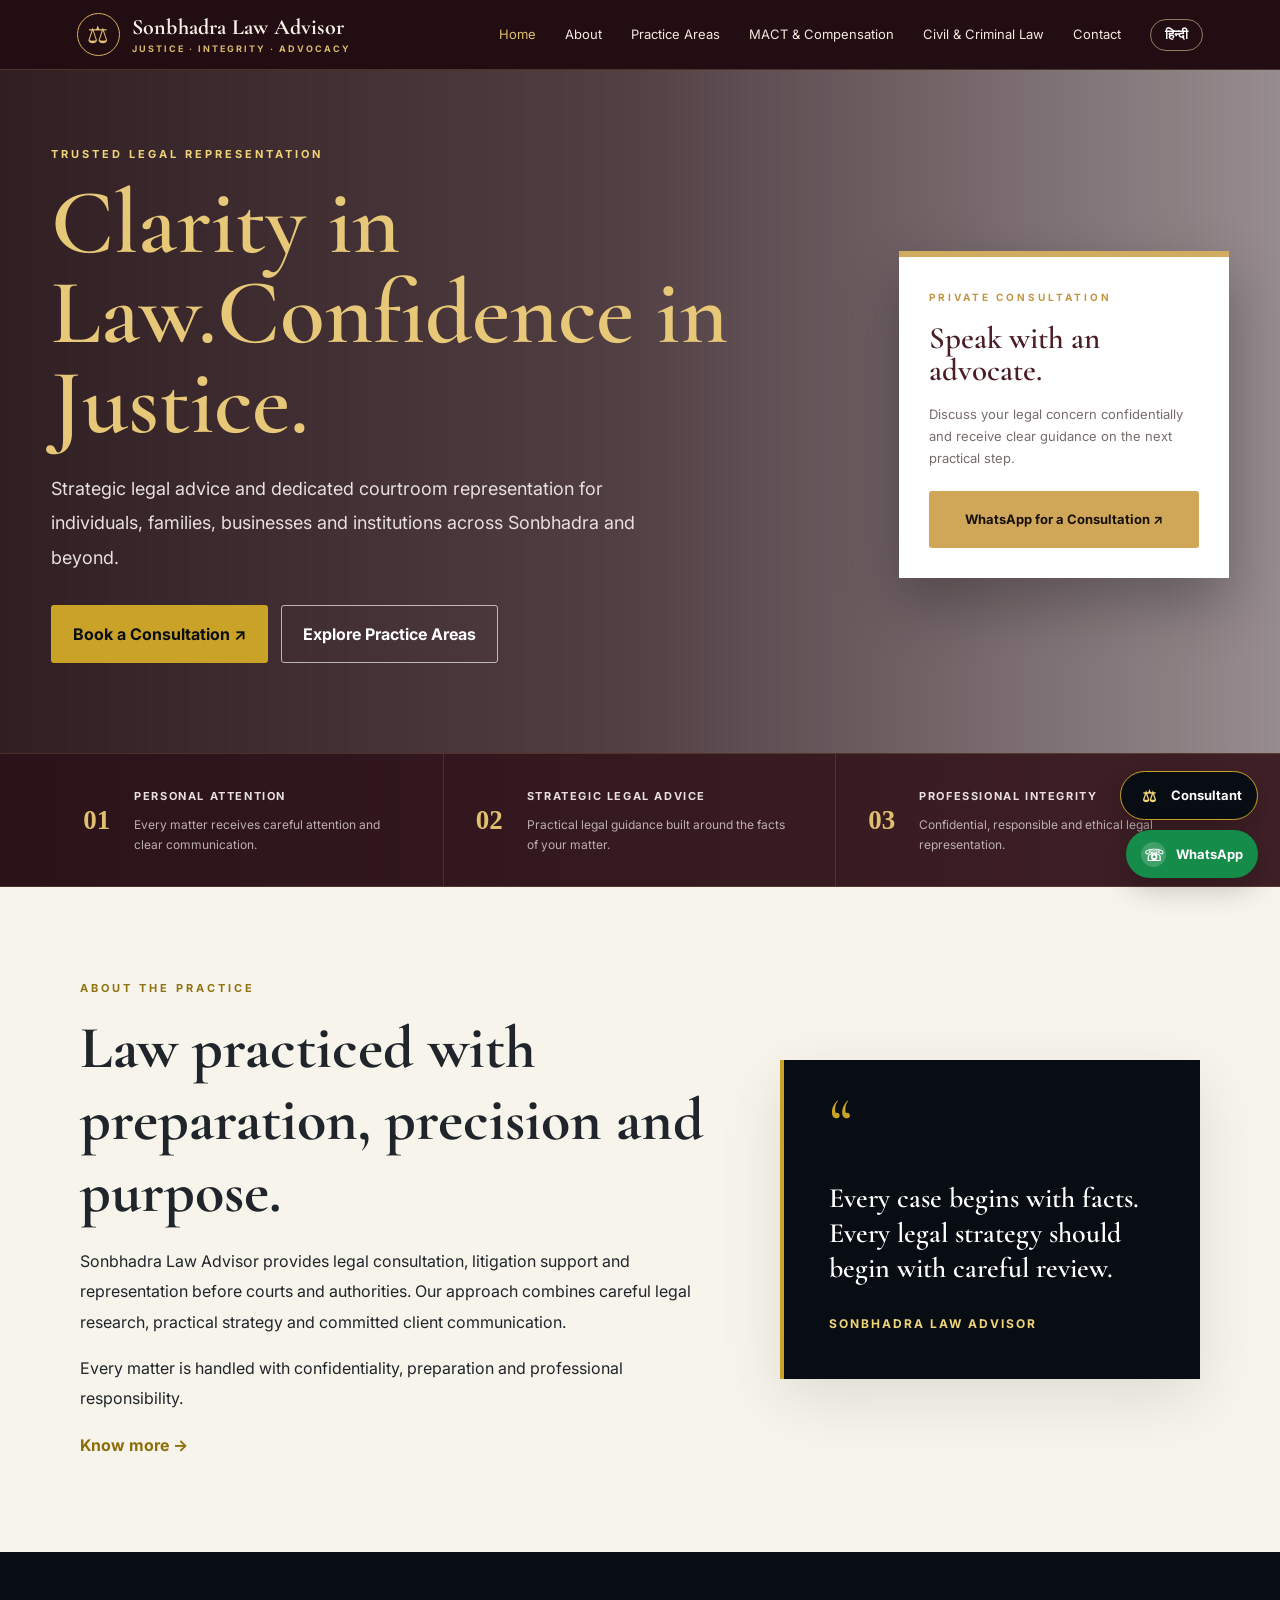
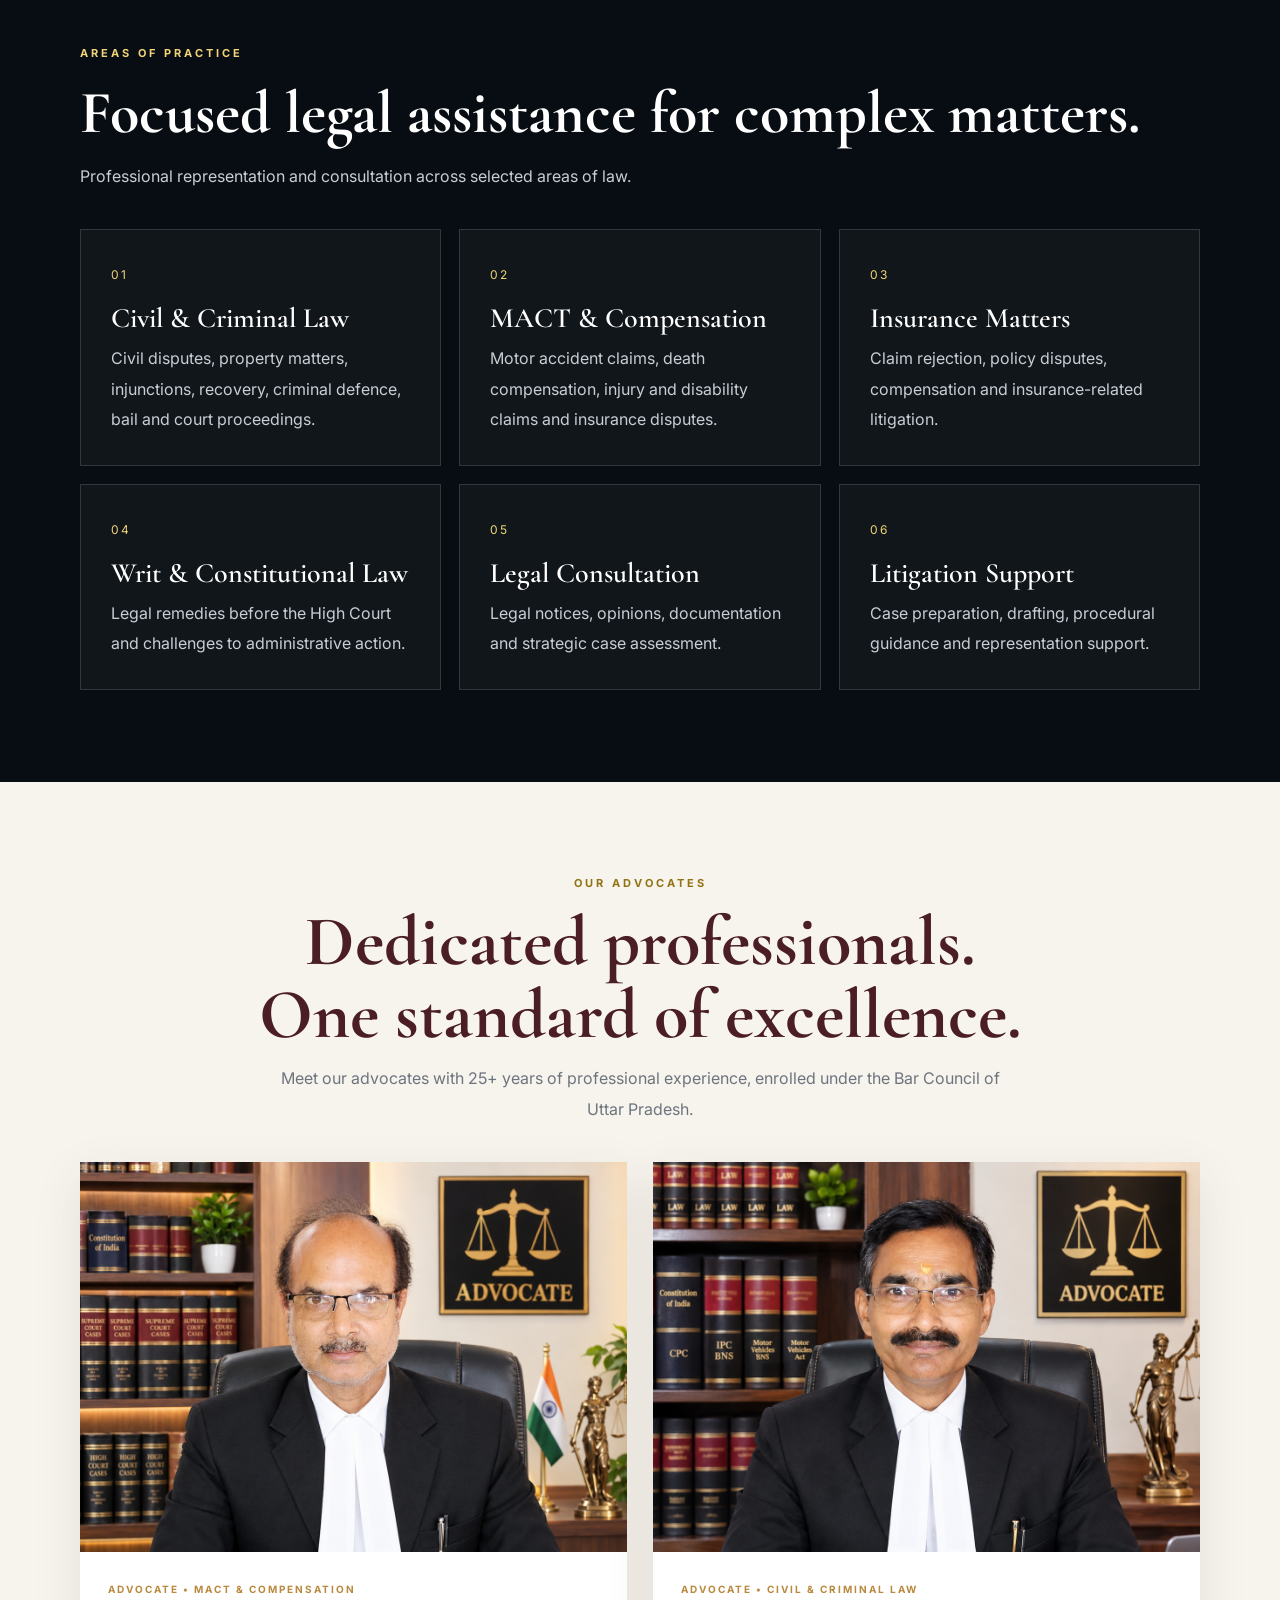
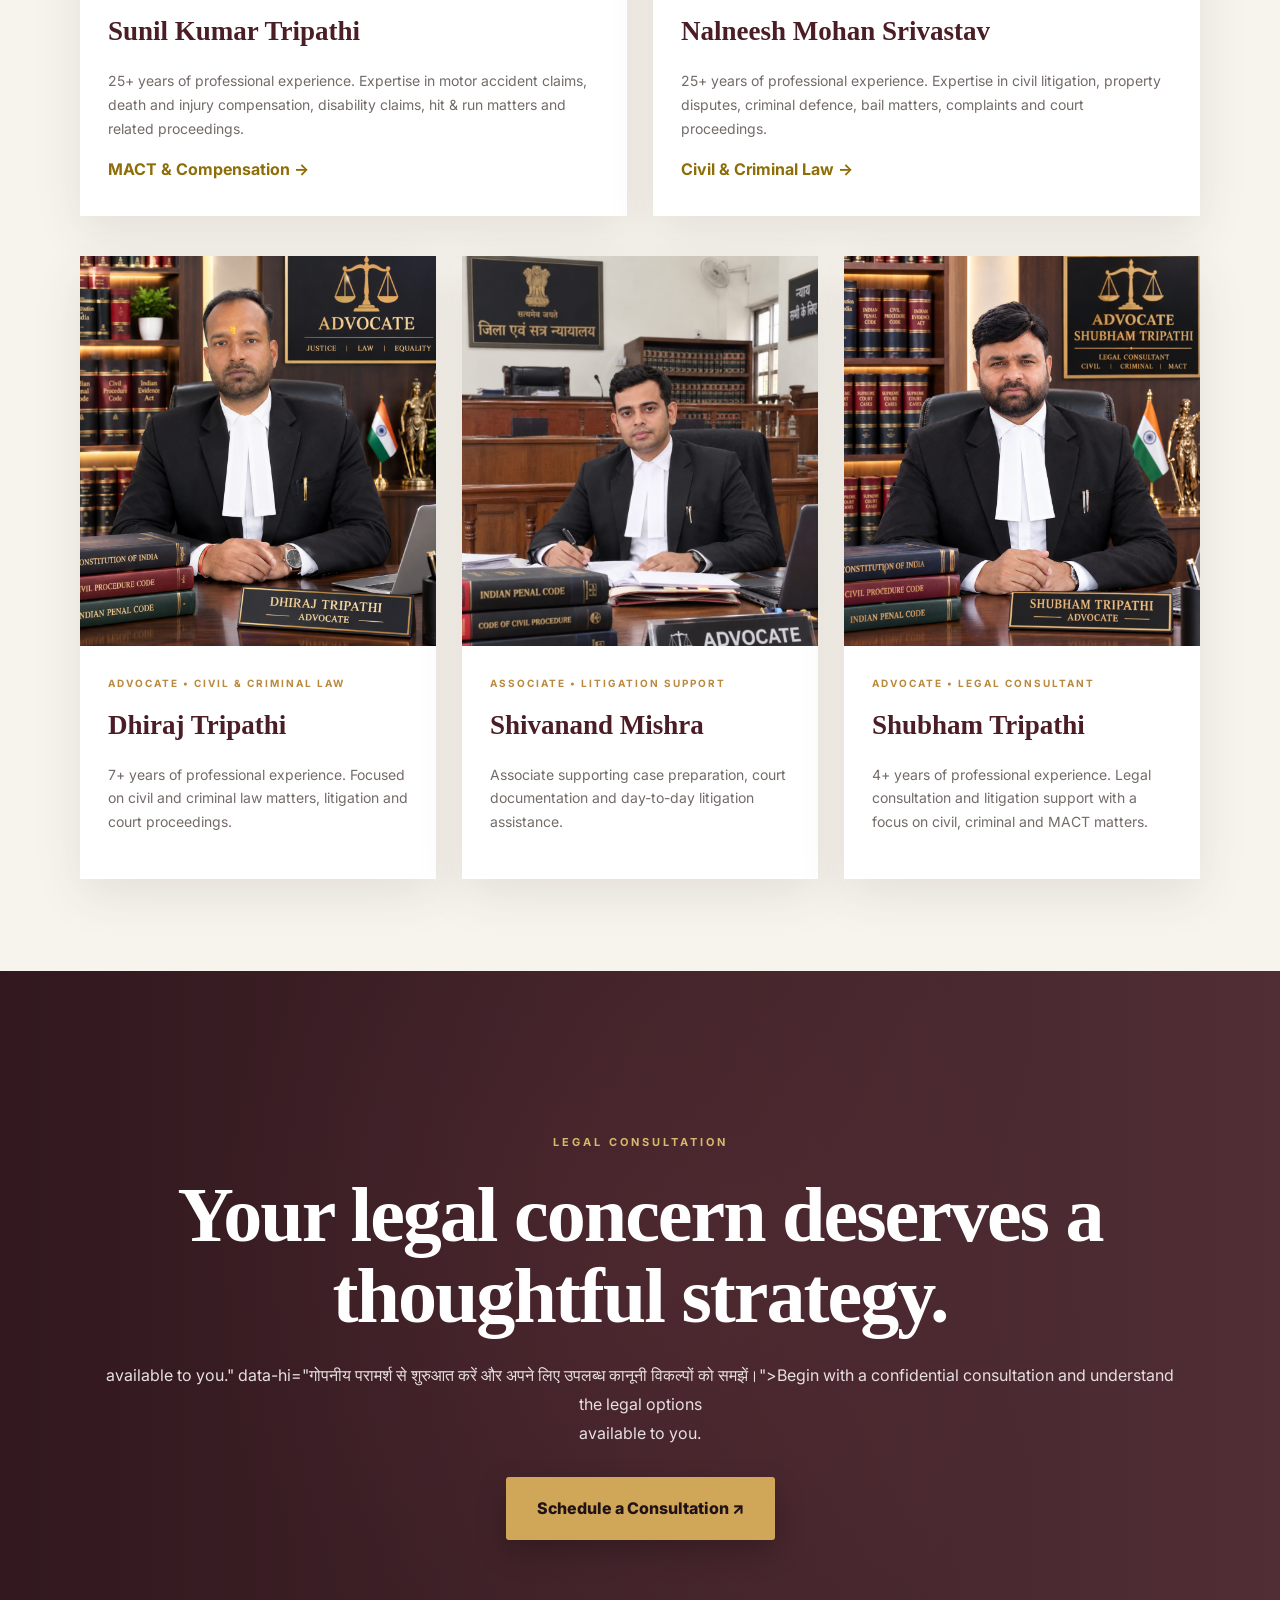
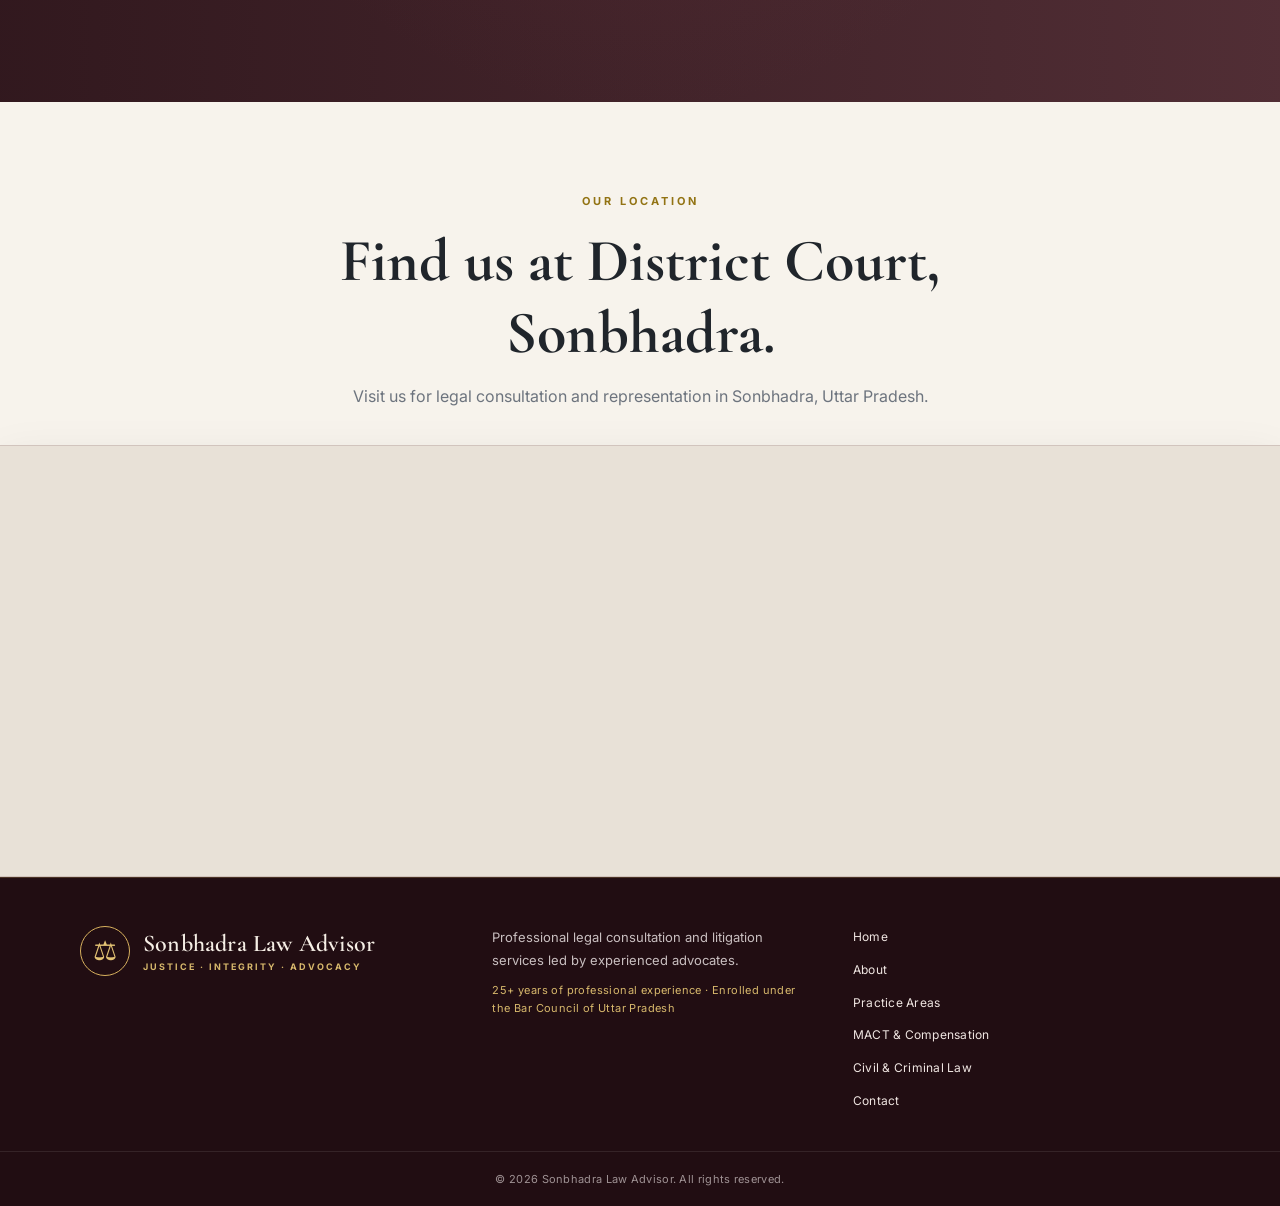
<file: index.html>
<!DOCTYPE html>

<html lang="en">
<head>
<meta charset="utf-8"/>
<meta content="width=device-width,initial-scale=1" name="viewport"/>
<title>Sonbhadra Law Advisor | Advocate &amp; Legal Consultant</title>
<meta content="Sonbhadra Law Advisor provides professional legal consultation and representation for civil, criminal, MACT, compensation, insurance and related matters in Sonbhadra, Uttar Pradesh." name="description"/>
<link href="https://sonbhadralawadvisor.online/" rel="canonical"/>
<link href="style.css" rel="stylesheet"/>
</head>
<body>
<header class="site-header premium-header">
<a class="logo" href="index.html">
<div aria-hidden="true" class="logo-symbol">⚖</div>
<div class="logo-text"><strong>Sonbhadra Law Advisor</strong><span>JUSTICE · INTEGRITY · ADVOCACY</span></div>
</a>
<button aria-label="Open menu" class="menu-toggle" id="menuToggle">☰</button>
<nav id="navLinks">
<a class="active" data-en="Home" data-hi="होम" href="index.html">Home</a>
<a data-en="About" data-hi="हमारे बारे में" href="about.html">About</a>
<a data-en="Practice Areas" data-hi="सेवाएँ" href="services.html">Practice Areas</a>
<a data-en="MACT &amp; Compensation" data-hi="MACT व क्षतिपूर्ति" href="mact-claim-compensation.html">MACT &amp; Compensation</a>
<a data-en="Civil &amp; Criminal Law" data-hi="सिविल एवं आपराधिक कानून" href="civil-law.html">Civil &amp; Criminal Law</a>
<a data-en="Contact" data-hi="संपर्क" href="contact.html">Contact</a>
<button class="lang-btn" id="langBtn">हिन्दी</button>
</nav>
</header>
  <!-- Google tag (gtag.js) -->
<script async src="https://www.googletagmanager.com/gtag/js?id=G-LC73SDHMNC">
</script>
<script>
  window.dataLayer = window.dataLayer || [];
  function gtag(){dataLayer.push(arguments);}
  gtag('js', new Date());

  gtag('config', 'G-LC73SDHMNC');
</script>
<main>
<section class="hero premium-hero" id="home">
<div class="container hero-layout">
<div class="hero-content reveal">
<p class="eyebrow" data-en="Trusted Legal Representation" data-hi="विश्वसनीय कानूनी प्रतिनिधित्व">Trusted Legal Representation</p>
<h1 data-en="Clarity in Law.Confidence in Justice." data-hi="कानून में स्पष्टता । न्याय में विश्वास।">Clarity in Law. Confidence in Justice.</h1>
<p class="hero-description" data-en="Strategic legal advice and dedicated courtroom representation for individuals, families, businesses and institutions across Sonbhadra and beyond." data-hi="सोनभद्र और आसपास के क्षेत्रों में व्यक्तियों, परिवारों, व्यवसायों और संस्थानों के लिए रणनीतिक कानूनी सलाह और समर्पित न्यायालयीन प्रतिनिधित्व।">Strategic legal advice and dedicated courtroom representation for individuals, families, businesses and institutions across Sonbhadra and beyond.</p>
<div class="hero-actions">
<a class="btn btn-gold" href="contact.html" data-en="Book a Consultation ↗" data-hi="परामर्श बुक करें ↗">Book a Consultation ↗</a>
<a class="btn btn-outline" href="#practice" data-en="Explore Practice Areas" data-hi="सेवाएँ देखें">Explore Practice Areas</a>
</div>
</div>
<div class="floating-consultation-card">
  <p class="eyebrow card-eyebrow" data-en="PRIVATE CONSULTATION" data-hi="निजी परामर्श">PRIVATE CONSULTATION</p>
  <h2 data-en="Speak with an advocate." data-hi="अधिवक्ता से बात करें।">Speak with an advocate.</h2>
  <p data-en="Discuss your legal concern confidentially and receive clear guidance on the next practical step." data-hi="अपनी कानूनी समस्या पर गोपनीय रूप से चर्चा करें और अगले व्यावहारिक कदम के लिए स्पष्ट मार्गदर्शन प्राप्त करें।">Discuss your legal concern confidentially and receive clear guidance on the next practical step.</p>
  <a class="btn btn-card-whatsapp" data-en="WhatsApp for a Consultation ↗" data-hi="परामर्श के लिए WhatsApp ↗" href="https://wa.me/917599456641?text=Hello%20Sonbhadra%20Law%20Advisor%2C%20I%20would%20like%20a%20private%20legal%20consultation." target="_blank" rel="noopener">WhatsApp for a Consultation ↗</a>
</div>
</div>
</section><section aria-label="Our standards" class="integrity-strip">
<div class="integrity-inner">
<div class="integrity-item">
<span class="integrity-number">01</span>
<div><strong data-en="PERSONAL ATTENTION" data-hi="व्यक्तिगत ध्यान">PERSONAL ATTENTION</strong><p data-en="Every matter receives careful attention and clear communication." data-hi="हर मामले पर सावधानीपूर्वक ध्यान और स्पष्ट संवाद किया जाता है।">Every matter receives careful attention and clear communication.</p></div>
</div>
<div class="integrity-item">
<span class="integrity-number">02</span>
<div><strong data-en="STRATEGIC LEGAL ADVICE" data-hi="रणनीतिक कानूनी सलाह">STRATEGIC LEGAL ADVICE</strong><p data-en="Practical legal guidance built around the facts of your matter." data-hi="आपके मामले के तथ्यों के आधार पर व्यावहारिक कानूनी मार्गदर्शन।">Practical legal guidance built around the facts of your matter.</p></div>
</div>
<div class="integrity-item">
<span class="integrity-number">03</span>
<div><strong data-en="PROFESSIONAL INTEGRITY" data-hi="पेशेवर ईमानदारी">PROFESSIONAL INTEGRITY</strong><p data-en="Confidential, responsible and ethical legal representation." data-hi="गोपनीय, जिम्मेदार और नैतिक कानूनी प्रतिनिधित्व।">Confidential, responsible and ethical legal representation.</p></div>
</div>
</div>
</section>
<section class="section intro" id="about">
<div class="container split">
<div>
<p class="eyebrow dark" data-en="ABOUT THE PRACTICE" data-hi="प्रैक्टिस के बारे में">ABOUT THE PRACTICE</p>
<h2 data-en="Law practiced with preparation, precision and purpose." data-hi="तैयारी, सटीकता और उद्देश्य के साथ कानून की पैरवी।">Law practiced with preparation, precision and purpose.</h2>
<p data-en="Sonbhadra Law Advisor provides legal consultation, litigation support and representation before courts and authorities. Our approach combines careful legal research, practical strategy and committed client communication." data-hi="सोनभद्र लॉ एडवाइजर न्यायालयों और प्राधिकरणों के समक्ष कानूनी परामर्श, मुकदमेबाजी सहायता और प्रतिनिधित्व प्रदान करता है। हमारा दृष्टिकोण कानूनी शोध, व्यावहारिक रणनीति और निरंतर ग्राहक संवाद पर आधारित है।">Sonbhadra Law Advisor provides legal consultation, litigation support and representation before courts and authorities. Our approach combines careful legal research, practical strategy and committed client communication.</p>
<p data-en="Every matter is handled with confidentiality, preparation and professional responsibility." data-hi="हर मामले को गोपनीयता, तैयारी और पेशेवर जिम्मेदारी के साथ संभाला जाता है।">Every matter is handled with confidentiality, preparation and professional responsibility.</p>
<a class="text-link" href="about.html" data-en="Know more →" data-hi="और जानें →">Know more →</a>
</div>
<div class="quote-card">
<span class="quote-mark">“</span>
<p>Every case begins with facts. Every legal strategy should begin with careful review.</p>
<div class="quote-signature">Sonbhadra Law Advisor</div>
</div>
</div>
</section>
<section class="dark-section section" id="practice">
<div class="container">
<div class="section-head light">
<p class="eyebrow" data-en="AREAS OF PRACTICE" data-hi="कानूनी सेवाएँ">AREAS OF PRACTICE</p>
<h2 data-en="Focused legal assistance for complex matters." data-hi="जटिल मामलों के लिए केंद्रित कानूनी सहायता।">Focused legal assistance for complex matters.</h2>
<p class="section-lead" data-en="Professional representation and consultation across selected areas of law." data-hi="कानून के प्रमुख क्षेत्रों में पेशेवर प्रतिनिधित्व और परामर्श।">Professional representation and consultation across selected areas of law.</p>
</div>
<div class="cards practice-cards">
<a class="service-card" href="civil-law.html"><span>01</span><h3 data-en="Civil &amp; Criminal Law" data-hi="सिविल एवं आपराधिक कानून">Civil &amp; Criminal Law</h3><p data-en="Civil disputes, property matters, injunctions, recovery, criminal defence, bail and court proceedings." data-hi="सिविल विवाद, संपत्ति मामले, निषेधाज्ञा, वसूली, आपराधिक बचाव, जमानत और न्यायालयीन कार्यवाही।">Civil disputes, property matters, injunctions, recovery, criminal defence, bail and court proceedings.</p></a>
<a class="service-card" href="mact-claim-compensation.html"><span>02</span><h3 data-en="MACT &amp; Compensation" data-hi="MACT एवं क्षतिपूर्ति">MACT &amp; Compensation</h3><p data-en="Motor accident claims, death compensation, injury and disability claims and insurance disputes." data-hi="मोटर दुर्घटना दावे, मृत्यु क्षतिपूर्ति, चोट एवं दिव्यांगता दावे और बीमा विवाद।">Motor accident claims, death compensation, injury and disability claims and insurance disputes.</p></a>
<a class="service-card" href="services.html"><span>03</span><h3 data-en="Insurance Matters" data-hi="बीमा मामले">Insurance Matters</h3><p data-en="Claim rejection, policy disputes, compensation and insurance-related litigation." data-hi="दावा अस्वीकृति, पॉलिसी विवाद, क्षतिपूर्ति और बीमा संबंधी मुकदमेबाजी।">Claim rejection, policy disputes, compensation and insurance-related litigation.</p></a>
<a class="service-card" href="services.html"><span>04</span><h3 data-en="Writ &amp; Constitutional Law" data-hi="रिट एवं संवैधानिक कानून">Writ &amp; Constitutional Law</h3><p data-en="Legal remedies before the High Court and challenges to administrative action." data-hi="उच्च न्यायालय के समक्ष कानूनी उपाय और प्रशासनिक कार्रवाई को चुनौती।">Legal remedies before the High Court and challenges to administrative action.</p></a>
<a class="service-card" href="services.html"><span>05</span><h3 data-en="Legal Consultation" data-hi="कानूनी परामर्श">Legal Consultation</h3><p data-en="Legal notices, opinions, documentation and strategic case assessment." data-hi="कानूनी नोटिस, राय, दस्तावेजीकरण और रणनीतिक मामले का आकलन।">Legal notices, opinions, documentation and strategic case assessment.</p></a>
<a class="service-card" href="contact.html"><span>06</span><h3 data-en="Litigation Support" data-hi="मुकदमेबाजी सहायता">Litigation Support</h3><p data-en="Case preparation, drafting, procedural guidance and representation support." data-hi="मामले की तैयारी, ड्राफ्टिंग, प्रक्रिया संबंधी मार्गदर्शन और प्रतिनिधित्व सहायता।">Case preparation, drafting, procedural guidance and representation support.</p></a>
</div>
</div>
</section>
<section class="section advocates-section homepage-team" id="team">
<div class="container">
<div class="section-head">
<p class="eyebrow dark" data-en="OUR ADVOCATES" data-hi="हमारे अधिवक्ता">OUR ADVOCATES</p>
<h2 data-en="Dedicated professionals. One standard of excellence." data-hi="समर्पित पेशेवर। उत्कृष्टता का एक मानक।">Dedicated professionals. One standard of excellence.</h2>
<p class="section-lead" data-en="Meet our advocates with 25+ years of professional experience, enrolled under the Bar Council of Uttar Pradesh." data-hi="25+ वर्षों के पेशेवर अनुभव वाले, बार काउंसिल ऑफ उत्तर प्रदेश में नामांकित हमारे अधिवक्ताओं से मिलें।">Meet our advocates with 25+ years of professional experience, enrolled under the Bar Council of Uttar Pradesh.</p>
</div>
<div class="advocates-grid">
<article class="advocate-card">
<div class="advocate-photo-wrap"><img alt="Sunil Kumar Tripathi, Advocate" class="advocate-photo" src="sunil-kumar-tripathi.png" loading="lazy"/></div>
<div class="advocate-info"><p class="advocate-role" data-en="ADVOCATE • MACT &amp; COMPENSATION" data-hi="अधिवक्ता • MACT एवं क्षतिपूर्ति">ADVOCATE • MACT &amp; COMPENSATION</p><h3>Sunil Kumar Tripathi</h3><p data-en="25+ years of professional experience. Expertise in motor accident claims, death and injury compensation, disability claims, hit &amp; run matters and related proceedings." data-hi="25+ वर्षों का पेशेवर अनुभव। मोटर दुर्घटना दावे, मृत्यु एवं चोट क्षतिपूर्ति, दिव्यांगता दावे, हिट एंड रन मामलों और संबंधित कार्यवाही में विशेषज्ञता।">25+ years of professional experience. Expertise in motor accident claims, death and injury compensation, disability claims, hit &amp; run matters and related proceedings.</p><a class="text-link" href="mact-claim-compensation.html" data-en="MACT &amp; Compensation →" data-hi="MACT एवं क्षतिपूर्ति →">MACT &amp; Compensation →</a></div>
</article>
<article class="advocate-card">
<div class="advocate-photo-wrap"><img alt="Nalneesh Mohan Srivastav, Advocate" class="advocate-photo" src="nalneesh-mohan-srivastav.png" loading="lazy"/></div>
<div class="advocate-info"><p class="advocate-role" data-en="ADVOCATE • CIVIL &amp; CRIMINAL LAW" data-hi="अधिवक्ता • सिविल एवं आपराधिक कानून">ADVOCATE • CIVIL &amp; CRIMINAL LAW</p><h3>Nalneesh Mohan Srivastav</h3><p data-en="25+ years of professional experience. Expertise in civil litigation, property disputes, criminal defence, bail matters, complaints and court proceedings." data-hi="25+ वर्षों का पेशेवर अनुभव। सिविल मुकदमेबाजी, संपत्ति विवाद, आपराधिक बचाव, जमानत, शिकायतों और न्यायालयीन कार्यवाही में विशेषज्ञता।">25+ years of professional experience. Expertise in civil litigation, property disputes, criminal defence, bail matters, complaints and court proceedings.</p><a class="text-link" href="civil-law.html" data-en="Civil &amp; Criminal Law →" data-hi="सिविल एवं आपराधिक कानून →">Civil &amp; Criminal Law →</a></div>
</article>
</div>
<div class="advocates-grid team-second-row">
<article class="advocate-card"><div class="advocate-photo-wrap"><img alt="Dhiraj Tripathi, Advocate" class="advocate-photo" src="dhiraj-tripathi.png" loading="lazy"/></div><div class="advocate-info"><p class="advocate-role" data-en="ADVOCATE • CIVIL &amp; CRIMINAL LAW" data-hi="अधिवक्ता • सिविल एवं आपराधिक कानून">ADVOCATE • CIVIL &amp; CRIMINAL LAW</p><h3>Dhiraj Tripathi</h3><p data-en="7+ years of professional experience. Focused on civil and criminal law matters, litigation and court proceedings." data-hi="7+ वर्षों का पेशेवर अनुभव। सिविल एवं आपराधिक कानून, मुकदमेबाजी और न्यायालयीन कार्यवाही पर केंद्रित।">7+ years of professional experience. Focused on civil and criminal law matters, litigation and court proceedings.</p></div></article>

<article class="advocate-card"><div class="advocate-photo-wrap"><img alt="Shivanand Mishra, Associate" class="advocate-photo" src="shivanand-mishra.jpg" loading="lazy"/></div><div class="advocate-info"><p class="advocate-role" data-en="ASSOCIATE • LITIGATION SUPPORT" data-hi="एसोसिएट • मुकदमेबाजी सहायता">ASSOCIATE • LITIGATION SUPPORT</p><h3>Shivanand Mishra</h3><p data-en="Associate supporting case preparation, court documentation and day-to-day litigation assistance." data-hi="वाद की तैयारी, न्यायालयीन दस्तावेजीकरण और दैनिक मुकदमेबाजी कार्य में सहयोग।">Associate supporting case preparation, court documentation and day-to-day litigation assistance.</p></div></article>
<article class="advocate-card"><div class="advocate-photo-wrap"><img alt="Shubham Tripathi, Advocate" class="advocate-photo" src="shubham-tripathi.png" loading="lazy"/></div><div class="advocate-info"><p class="advocate-role" data-en="ADVOCATE • LEGAL CONSULTANT" data-hi="अधिवक्ता • विधिक सलाहकार">ADVOCATE • LEGAL CONSULTANT</p><h3>Shubham Tripathi</h3><p data-en="4+ years of professional experience. Legal consultation and litigation support with a focus on civil, criminal and MACT matters." data-hi="4+ वर्षों का पेशेवर अनुभव। सिविल, आपराधिक और MACT मामलों में विधिक परामर्श एवं मुकदमेबाजी सहायता।">4+ years of professional experience. Legal consultation and litigation support with a focus on civil, criminal and MACT matters.</p></div></article>
</div></section>
<section aria-label="Legal consultation" class="cta legal-concern-section section">
<div class="legal-concern-overlay"></div>
<div class="container legal-concern-content">
<p class="eyebrow legal-concern-eyebrow" data-en="LEGAL CONSULTATION" data-hi="कानूनी परामर्श">LEGAL CONSULTATION</p>
<h2 data-en="Your legal concern deserves a thoughtful strategy." data-hi="आपकी कानूनी समस्या एक विचारशील रणनीति की हकदार है।">Your legal concern<br/>deserves a thoughtful<br/>strategy.</h2>
<p data-en="Begin with a confidential consultation and understand the legal options<br class="desktop-break"/> available to you." data-hi="गोपनीय परामर्श से शुरुआत करें और अपने लिए उपलब्ध कानूनी विकल्पों को समझें।">Begin with a confidential consultation and understand the legal options<br class="desktop-break"/> available to you.</p>
<a class="btn legal-concern-btn" href="contact.html" data-en="Schedule a Consultation ↗" data-hi="परामर्श निर्धारित करें ↗">Schedule a Consultation ↗</a>
</div>
</section>
</main>

<section class="location-section homepage-location section" aria-label="Our office location">
  <div class="container">
    <div class="section-head">
      <p class="eyebrow dark" data-en="OUR LOCATION" data-hi="हमारा स्थान">OUR LOCATION</p>
      <h2 data-en="Find us at District Court, Sonbhadra." data-hi="हमें जिला न्यायालय, सोनभद्र में खोजें।">Find us at District Court, Sonbhadra.</h2>
      <p class="section-lead" data-en="Visit us for legal consultation and representation in Sonbhadra, Uttar Pradesh." data-hi="सोनभद्र, उत्तर प्रदेश में कानूनी परामर्श और प्रतिनिधित्व के लिए हमसे मिलें।">Visit us for legal consultation and representation in Sonbhadra, Uttar Pradesh.</p>
    </div>
    <div class="map-frame">
      <iframe class="map" loading="lazy" title="District Court Sonbhadra location" src="https://www.google.com/maps?q=District%20Court%20Sonbhadra%20Uttar%20Pradesh&amp;output=embed"></iframe>
    </div>
  </div>
</section>
<footer class="footer premium-footer">
  <div class="container footer-top">
    <a class="footer-logo" href="index.html" aria-label="Sonbhadra Law Advisor home">
      <div class="footer-logo-symbol" aria-hidden="true">⚖</div>
      <div class="footer-logo-text"><strong>Sonbhadra Law Advisor</strong><span>JUSTICE · INTEGRITY · ADVOCACY</span></div>
    </a>
    <div class="footer-description"><p data-en="Professional legal consultation and litigation services led by experienced advocates." data-hi="अनुभवी अधिवक्ताओं द्वारा पेशेवर कानूनी परामर्श और मुकदमेबाजी सेवाएँ।">Professional legal consultation and litigation services led by experienced advocates.</p><p class="footer-experience" data-en="25+ years of professional experience · Enrolled under the Bar Council of Uttar Pradesh" data-hi="25+ वर्षों का पेशेवर अनुभव · बार काउंसिल ऑफ उत्तर प्रदेश में नामांकित">25+ years of professional experience · Enrolled under the Bar Council of Uttar Pradesh</p></div>
    <nav class="footer-nav" aria-label="Footer navigation">
      <a href="index.html" data-en="Home" data-hi="होम">Home</a><a href="about.html" data-en="About" data-hi="हमारे बारे में">About</a><a href="services.html" data-en="Practice Areas" data-hi="सेवाएँ">Practice Areas</a><a href="mact-claim-compensation.html" data-en="MACT &amp; Compensation" data-hi="MACT एवं क्षतिपूर्ति">MACT &amp; Compensation</a><a href="civil-law.html" data-en="Civil &amp; Criminal Law" data-hi="सिविल एवं आपराधिक कानून">Civil &amp; Criminal Law</a><a href="contact.html" data-en="Contact" data-hi="संपर्क">Contact</a>
    </nav>
  </div>
  <div class="copyright">© <span id="year"></span> Sonbhadra Law Advisor. All rights reserved.</div>
</footer>
<script src="script.js"></script>
<div aria-label="Quick contact options" class="floating-actions">
<a aria-label="Book a legal consultation" class="floating-consultant" href="contact.html"><span>⚖</span><strong data-en="Consultant" data-hi="परामर्श">Consultant</strong></a>
<a aria-label="Chat on WhatsApp" class="floating-whatsapp" href="https://wa.me/917599456641?text=Hello%20Sonbhadra%20Law%20Advisor%2C%20I%20would%20like%20a%20legal%20consultation." rel="noopener" target="_blank"><span>☏</span><strong data-en="WhatsApp" data-hi="WhatsApp">WhatsApp</strong></a>
</div>
</body>
</html>
</file>
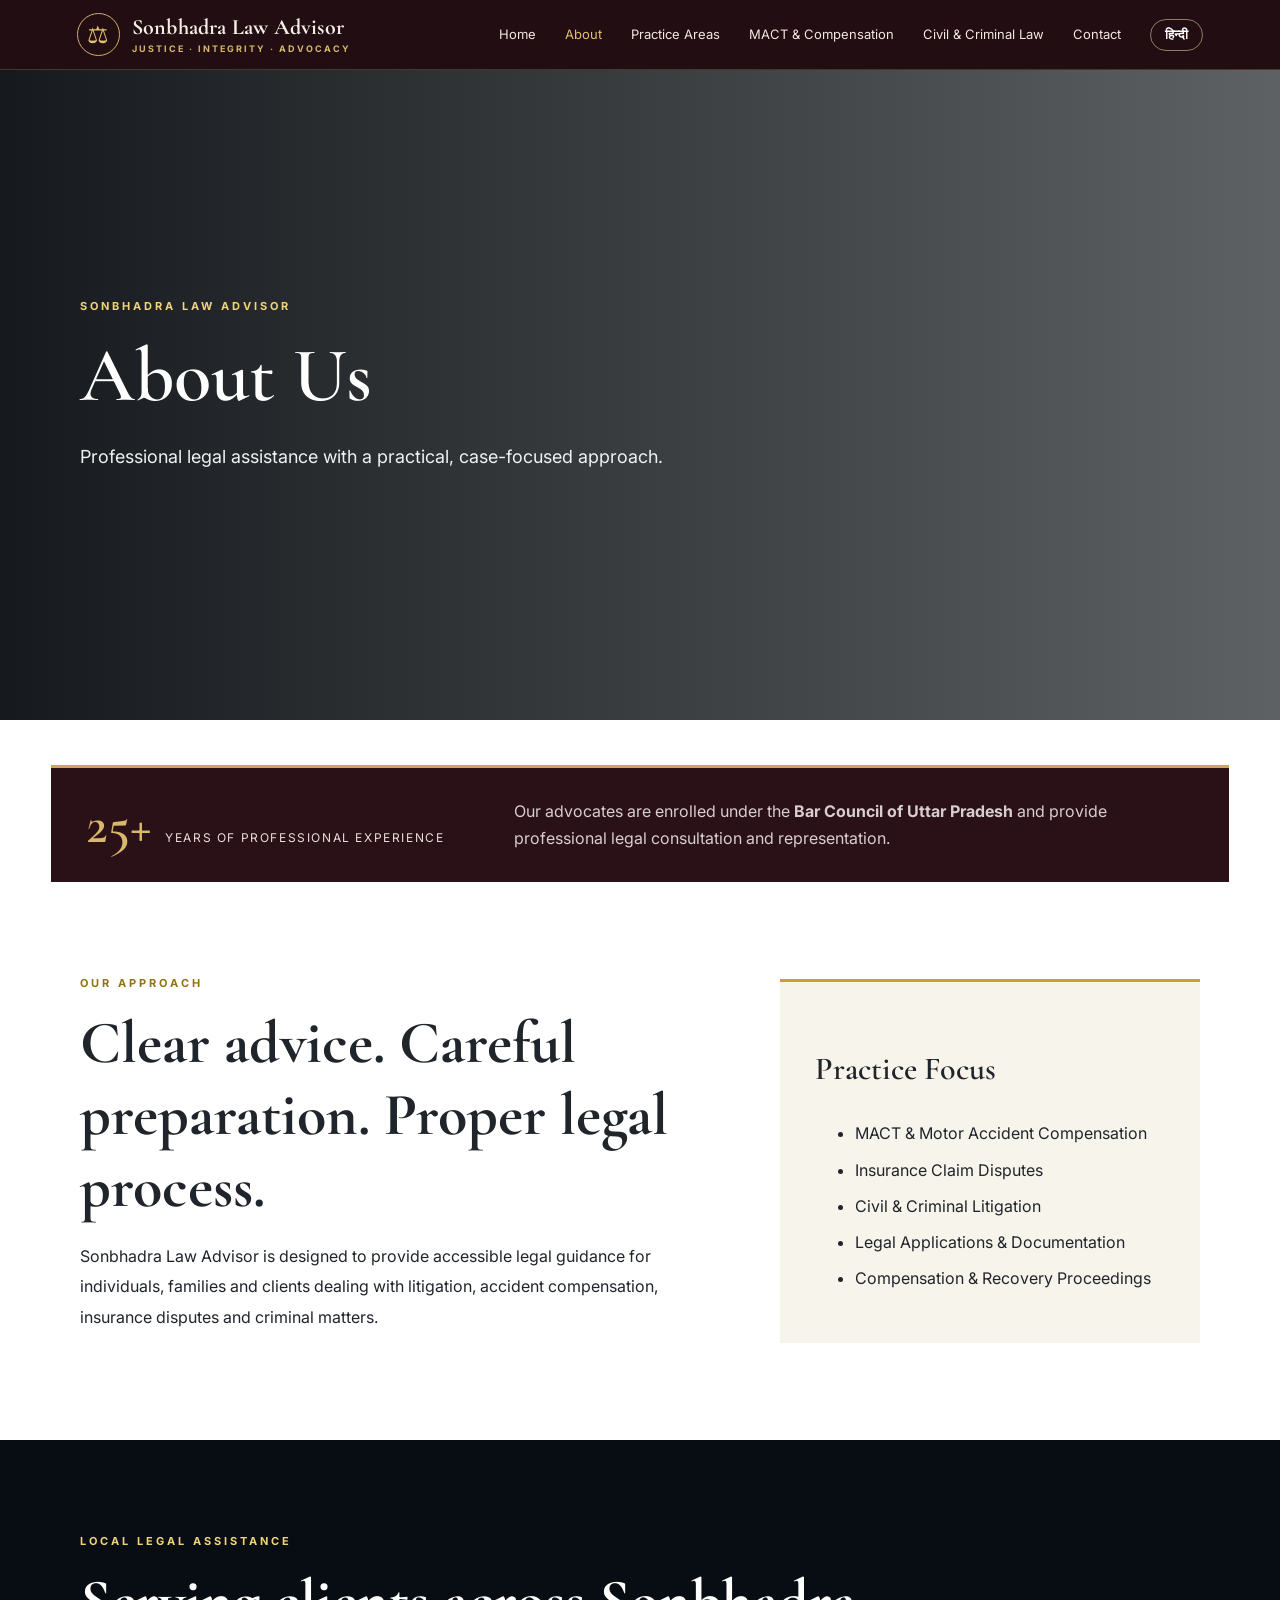
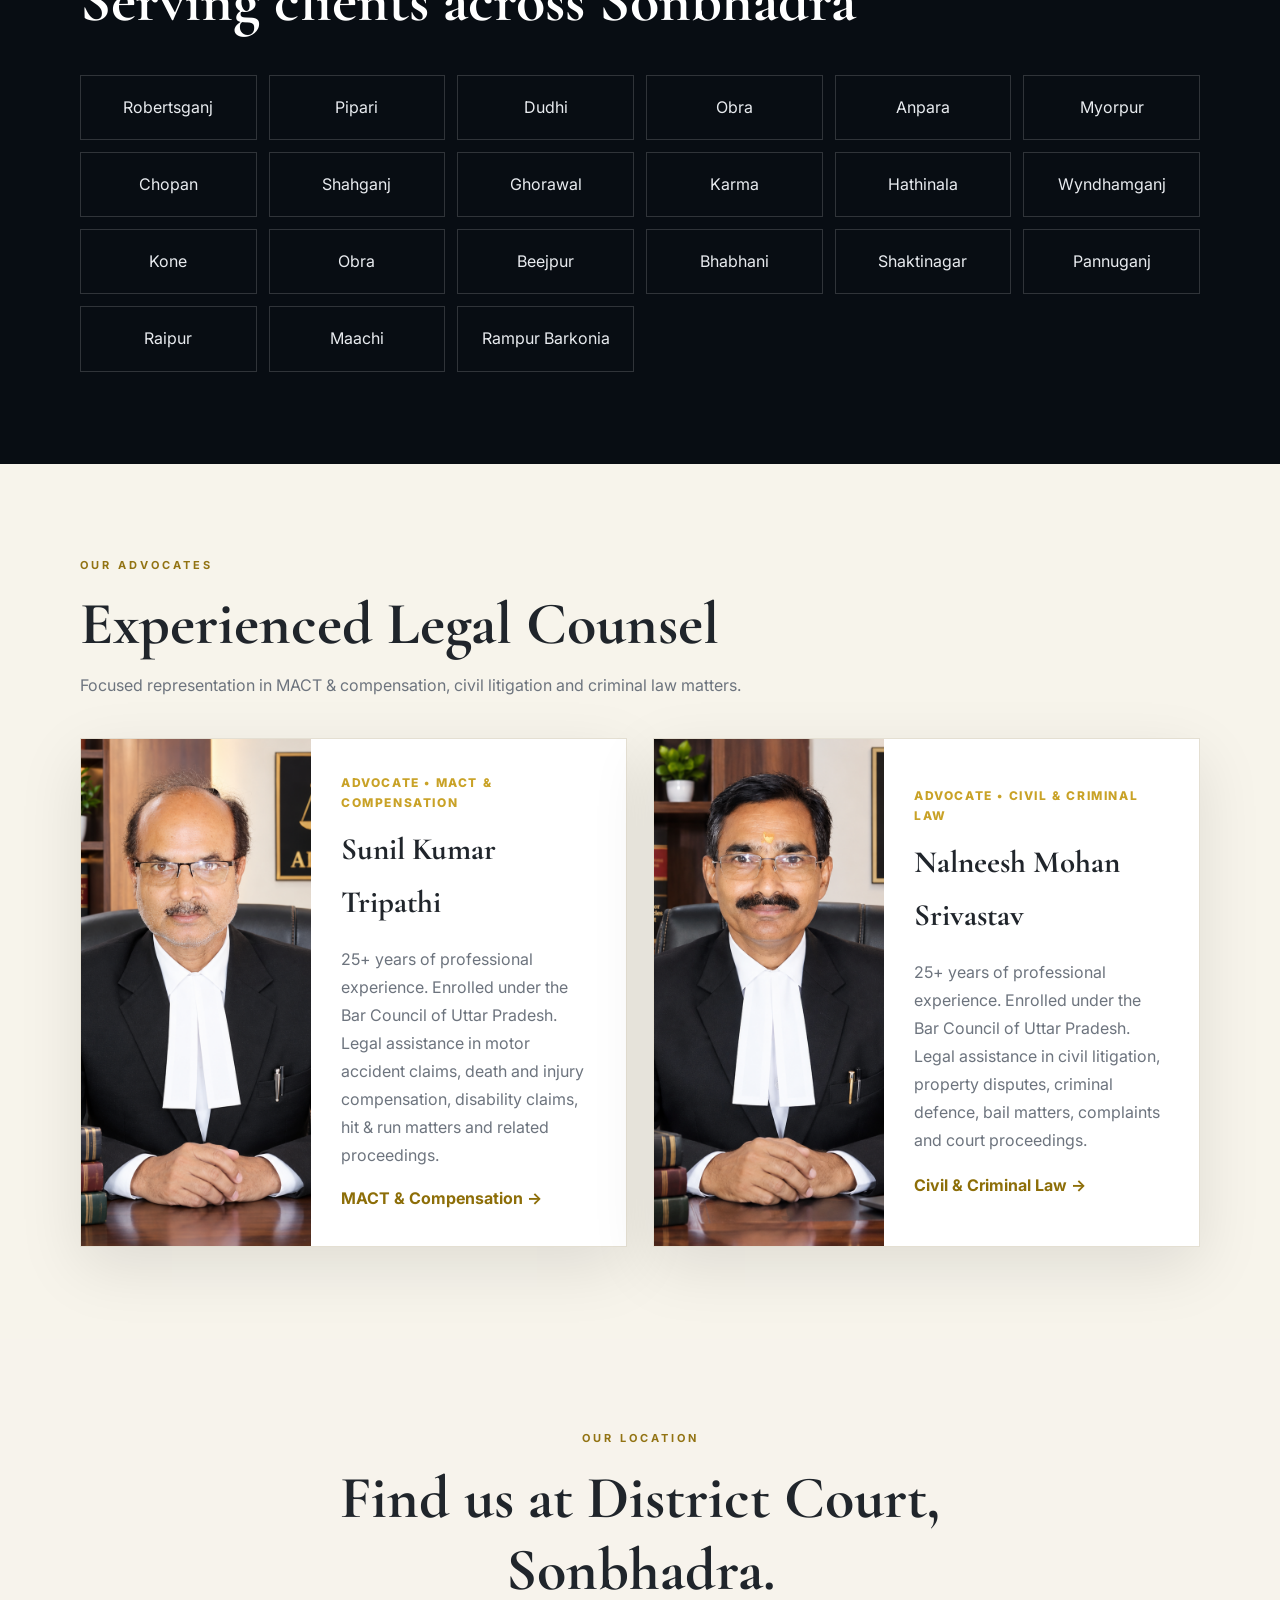
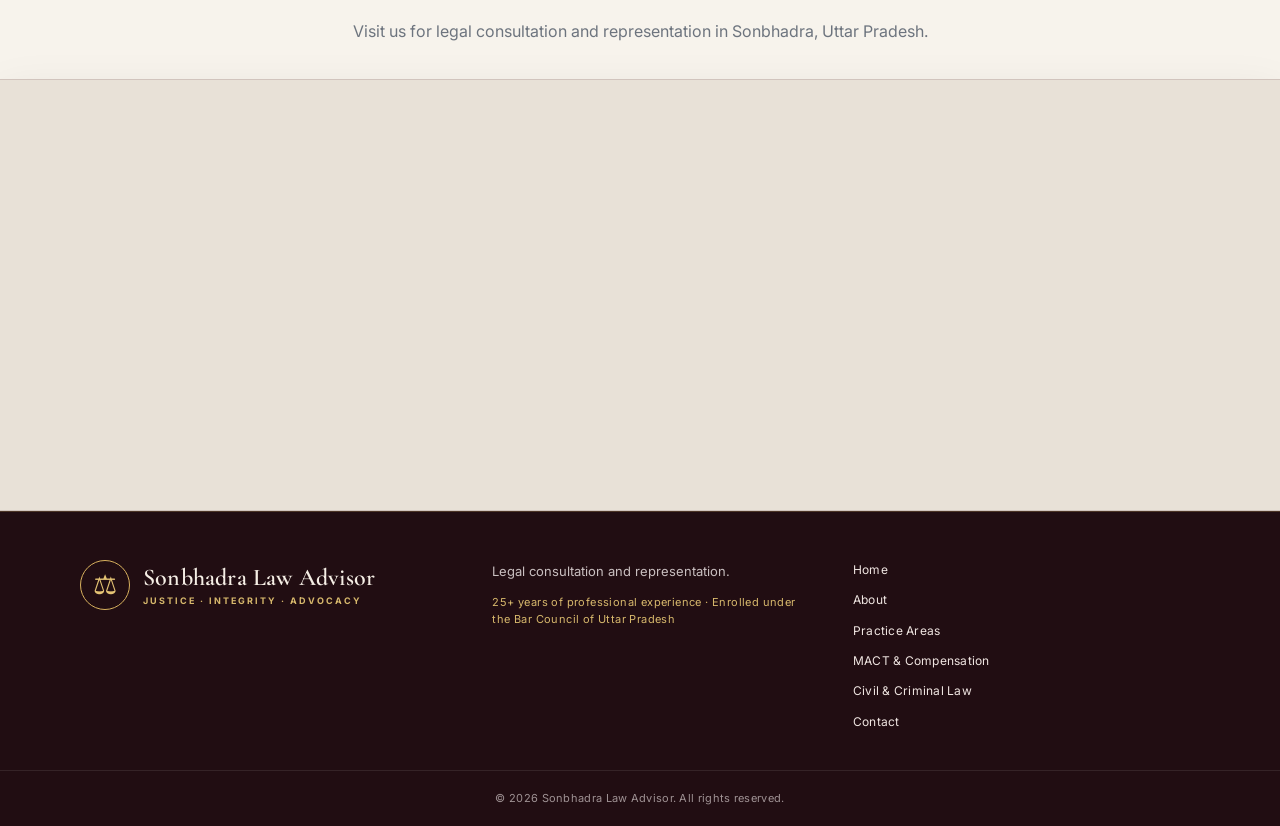
<file: about.html>
<!DOCTYPE html>

<html lang="en"><head><meta charset="utf-8"/><meta content="width=device-width,initial-scale=1" name="viewport"/>
<title>About Sonbhadra Law Advisor | Advocate &amp; Legal Consultant</title>
<meta content="Learn about Sonbhadra Law Advisor and legal assistance for litigation, compensation, insurance and criminal matters in Sonbhadra." name="description"/>
<link href="https://sonbhadralawadvisor.online/about.html" rel="canonical"/><link href="style.css" rel="stylesheet"/></head>
<body>
<header class="site-header premium-header">
  <a class="logo" href="index.html">
    <div class="logo-symbol" aria-hidden="true">⚖</div>
    <div class="logo-text"><strong>Sonbhadra Law Advisor</strong><span>JUSTICE · INTEGRITY · ADVOCACY</span></div>
  </a>
  <button class="menu-toggle" id="menuToggle" aria-label="Open menu">☰</button>
  <nav id="navLinks">
    <a href="index.html" data-en="Home" data-hi="होम">Home</a>
    <a class="active" href="about.html" data-en="About" data-hi="हमारे बारे में">About</a>
    <a href="services.html" data-en="Practice Areas" data-hi="सेवाएँ">Practice Areas</a>
    <a href="mact-claim-compensation.html" data-en="MACT & Compensation" data-hi="MACT व क्षतिपूर्ति">MACT & Compensation</a>
    <a href="civil-law.html" data-en="Civil & Criminal Law" data-hi="सिविल एवं आपराधिक कानून">Civil & Criminal Law</a>
    <a href="contact.html" data-en="Contact" data-hi="संपर्क">Contact</a>
    <button class="lang-btn" id="langBtn">हिन्दी</button>
  </nav>
  <!-- Google tag (gtag.js) -->
<script async src="https://www.googletagmanager.com/gtag/js?id=G-LC73SDHMNC">
</script>
<script>
  window.dataLayer = window.dataLayer || [];
  function gtag(){dataLayer.push(arguments);}
  gtag('js', new Date());

  gtag('config', 'G-LC73SDHMNC');
</script>
</header>
<main>
<section class="page-hero"><div class="container"><p class="eyebrow">SONBHADRA LAW ADVISOR</p><h1 data-en="About Us" data-hi="हमारे बारे में">About Us</h1><p data-en="Professional legal assistance with a practical, case-focused approach." data-hi="व्यावहारिक और मामले-केंद्रित दृष्टिकोण के साथ पेशेवर कानूनी सहायता।">Professional legal assistance with a practical, case-focused approach.</p></div></section>
<div class="experience-banner"><div><span class="experience-number">25+</span><span class="experience-label">Years of professional experience</span></div><p>Our advocates are enrolled under the <strong>Bar Council of Uttar Pradesh</strong> and provide professional legal consultation and representation.</p></div>
<section class="section"><div class="container split"><div><p class="eyebrow dark">OUR APPROACH</p><h2 data-en="Clear advice. Careful preparation. Proper legal process." data-hi="स्पष्ट सलाह। सावधानीपूर्वक तैयारी। उचित कानूनी प्रक्रिया।">Clear advice. Careful preparation. Proper legal process.</h2><p data-en="Sonbhadra Law Advisor is designed to provide accessible legal guidance for individuals, families and clients dealing with litigation, accident compensation, insurance disputes and criminal matters." data-hi="सोनभद्र लॉ एडवाइजर का उद्देश्य व्यक्तियों, परिवारों और ऐसे क्लाइंट्स को सुलभ कानूनी मार्गदर्शन देना है जो वाद-विवाद, दुर्घटना क्षतिपूर्ति, बीमा विवाद और आपराधिक मामलों से जुड़े हैं।">Sonbhadra Law Advisor is designed to provide accessible legal guidance for individuals, families and clients dealing with litigation, accident compensation, insurance disputes and criminal matters.</p></div><div class="info-panel"><h3 data-en="Practice Focus" data-hi="प्रमुख कार्यक्षेत्र">Practice Focus</h3><ul><li>MACT &amp; Motor Accident Compensation</li><li>Insurance Claim Disputes</li><li>Civil &amp; Criminal Litigation</li><li>Legal Applications &amp; Documentation</li><li>Compensation &amp; Recovery Proceedings</li></ul></div></div></section>
<section class="dark-section section"><div class="container"><div class="section-head light"><p class="eyebrow">LOCAL LEGAL ASSISTANCE</p><h2 data-en="Serving clients across Sonbhadra" data-hi="सोनभद्र के विभिन्न क्षेत्रों में कानूनी सहायता">Serving clients across Sonbhadra</h2></div><div class="area-grid"><div>Robertsganj</div><div>Pipari</div><div>Dudhi</div><div>Obra</div><div>Anpara</div><div>Myorpur</div><div>Chopan</div><div>Shahganj</div><div>Ghorawal</div><div>Karma</div><div>Hathinala</div><div>Wyndhamganj</div><div>Kone</div><div>Obra</div><div>Beejpur</div><div>Bhabhani</div><div>Shaktinagar</div><div>Pannuganj</div><div>Raipur</div><div>Maachi</div><div>Rampur Barkonia</div></div></div></section>
</main>
<section class="advocates-section section">
<div class="container">
<div class="section-head">
<p class="eyebrow dark">OUR ADVOCATES</p>
<h2>Experienced Legal Counsel</h2>
<p class="section-lead">Focused representation in MACT &amp; compensation, civil litigation and criminal law matters.</p>
</div>
<div class="advocates-grid">
<article class="advocate-card">
<div class="advocate-photo-wrap"><img alt="Sunil Kumar Tripathi, Advocate" class="advocate-photo" src="sunil-kumar-tripathi.png"/></div>
<div class="advocate-info">
<p class="advocate-role">ADVOCATE • MACT &amp; COMPENSATION</p>
<h3>Sunil Kumar Tripathi</h3>
<p>25+ years of professional experience. Enrolled under the Bar Council of Uttar Pradesh. Legal assistance in motor accident claims, death and injury compensation, disability claims, hit &amp; run matters and related proceedings.</p>
<a class="text-link" href="mact-claim-compensation.html">MACT &amp; Compensation →</a>
</div>
</article>
<article class="advocate-card">
<div class="advocate-photo-wrap"><img alt="Nalneesh Mohan Srivastav, Advocate" class="advocate-photo" src="nalneesh-mohan-srivastav.png"/></div>
<div class="advocate-info">
<p class="advocate-role">ADVOCATE • CIVIL &amp; CRIMINAL LAW</p>
<h3>Nalneesh Mohan Srivastav</h3>
<p>25+ years of professional experience. Enrolled under the Bar Council of Uttar Pradesh. Legal assistance in civil litigation, property disputes, criminal defence, bail matters, complaints and court proceedings.</p>
<div class="advocate-links">
<a class="text-link" href="civil-law.html">Civil &amp; Criminal Law →</a>
</div>
</div>
</article>
</div>
</div>
</section>

<section class="location-section section" aria-label="Our office location">
  <div class="container">
    <div class="section-head">
      <p class="eyebrow dark">OUR LOCATION</p>
      <h2>Find us at District Court, Sonbhadra.</h2>
      <p class="section-lead">Visit us for legal consultation and representation in Sonbhadra, Uttar Pradesh.</p>
    </div>
    <div class="map-frame">
      <iframe class="map" loading="lazy" title="District Court Sonbhadra location" src="https://www.google.com/maps?q=District%20Court%20Sonbhadra%20Uttar%20Pradesh&amp;output=embed"></iframe>
    </div>
  </div>
</section>
<footer class="footer premium-footer">
  <div class="container footer-top">
    <a class="footer-logo" href="index.html" aria-label="Sonbhadra Law Advisor home">
      <div class="footer-logo-symbol" aria-hidden="true">⚖</div>
      <div class="footer-logo-text"><strong>Sonbhadra Law Advisor</strong><span>JUSTICE · INTEGRITY · ADVOCACY</span></div>
    </a>
    <div class="footer-description"><p>Legal consultation and representation.</p><p class="footer-experience">25+ years of professional experience · Enrolled under the Bar Council of Uttar Pradesh</p></div>
    <nav class="footer-nav" aria-label="Footer navigation">
      <a href="index.html">Home</a><a href="about.html">About</a><a href="services.html">Practice Areas</a><a href="mact-claim-compensation.html">MACT &amp; Compensation</a><a href="civil-law.html">Civil &amp; Criminal Law</a><a href="contact.html">Contact</a>
    </nav>
  </div>
  <div class="copyright">© <span id="year"></span> Sonbhadra Law Advisor. All rights reserved.</div>
</footer><script src="script.js"></script></body></html>
</file>
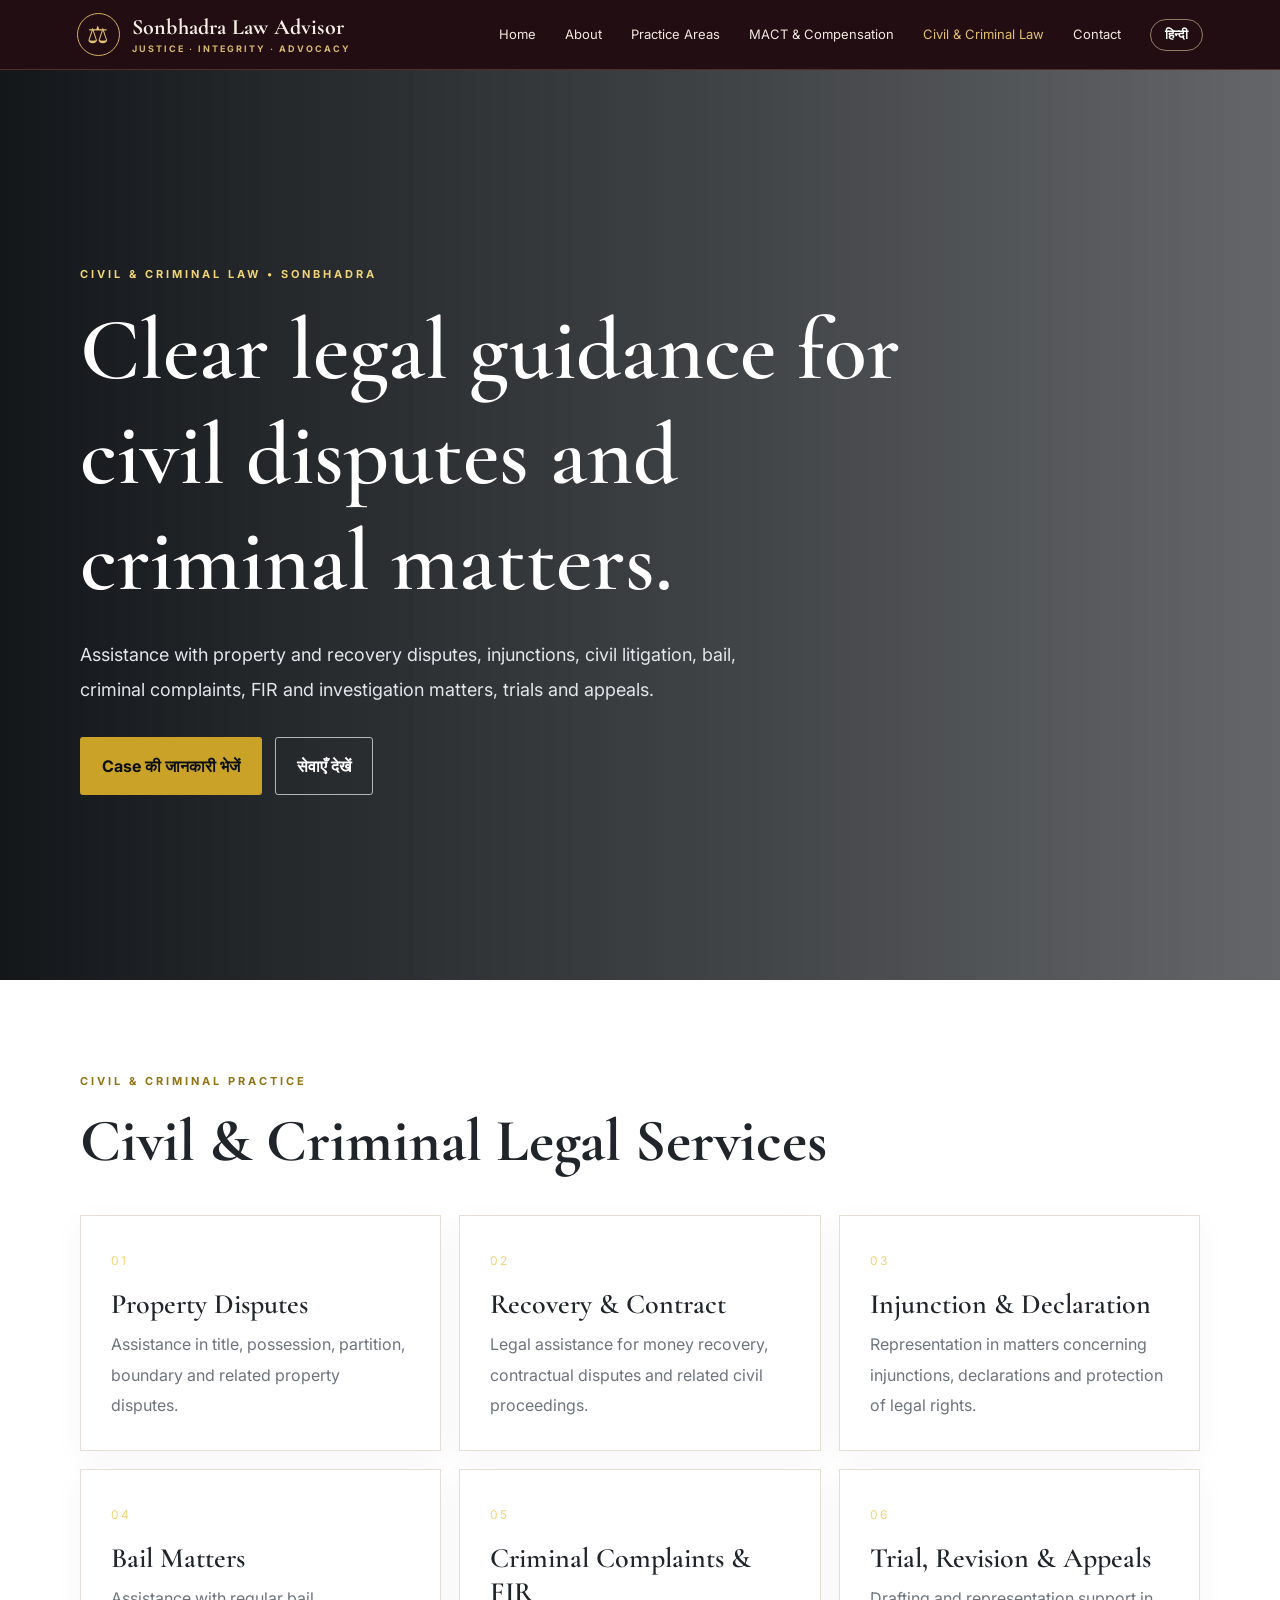
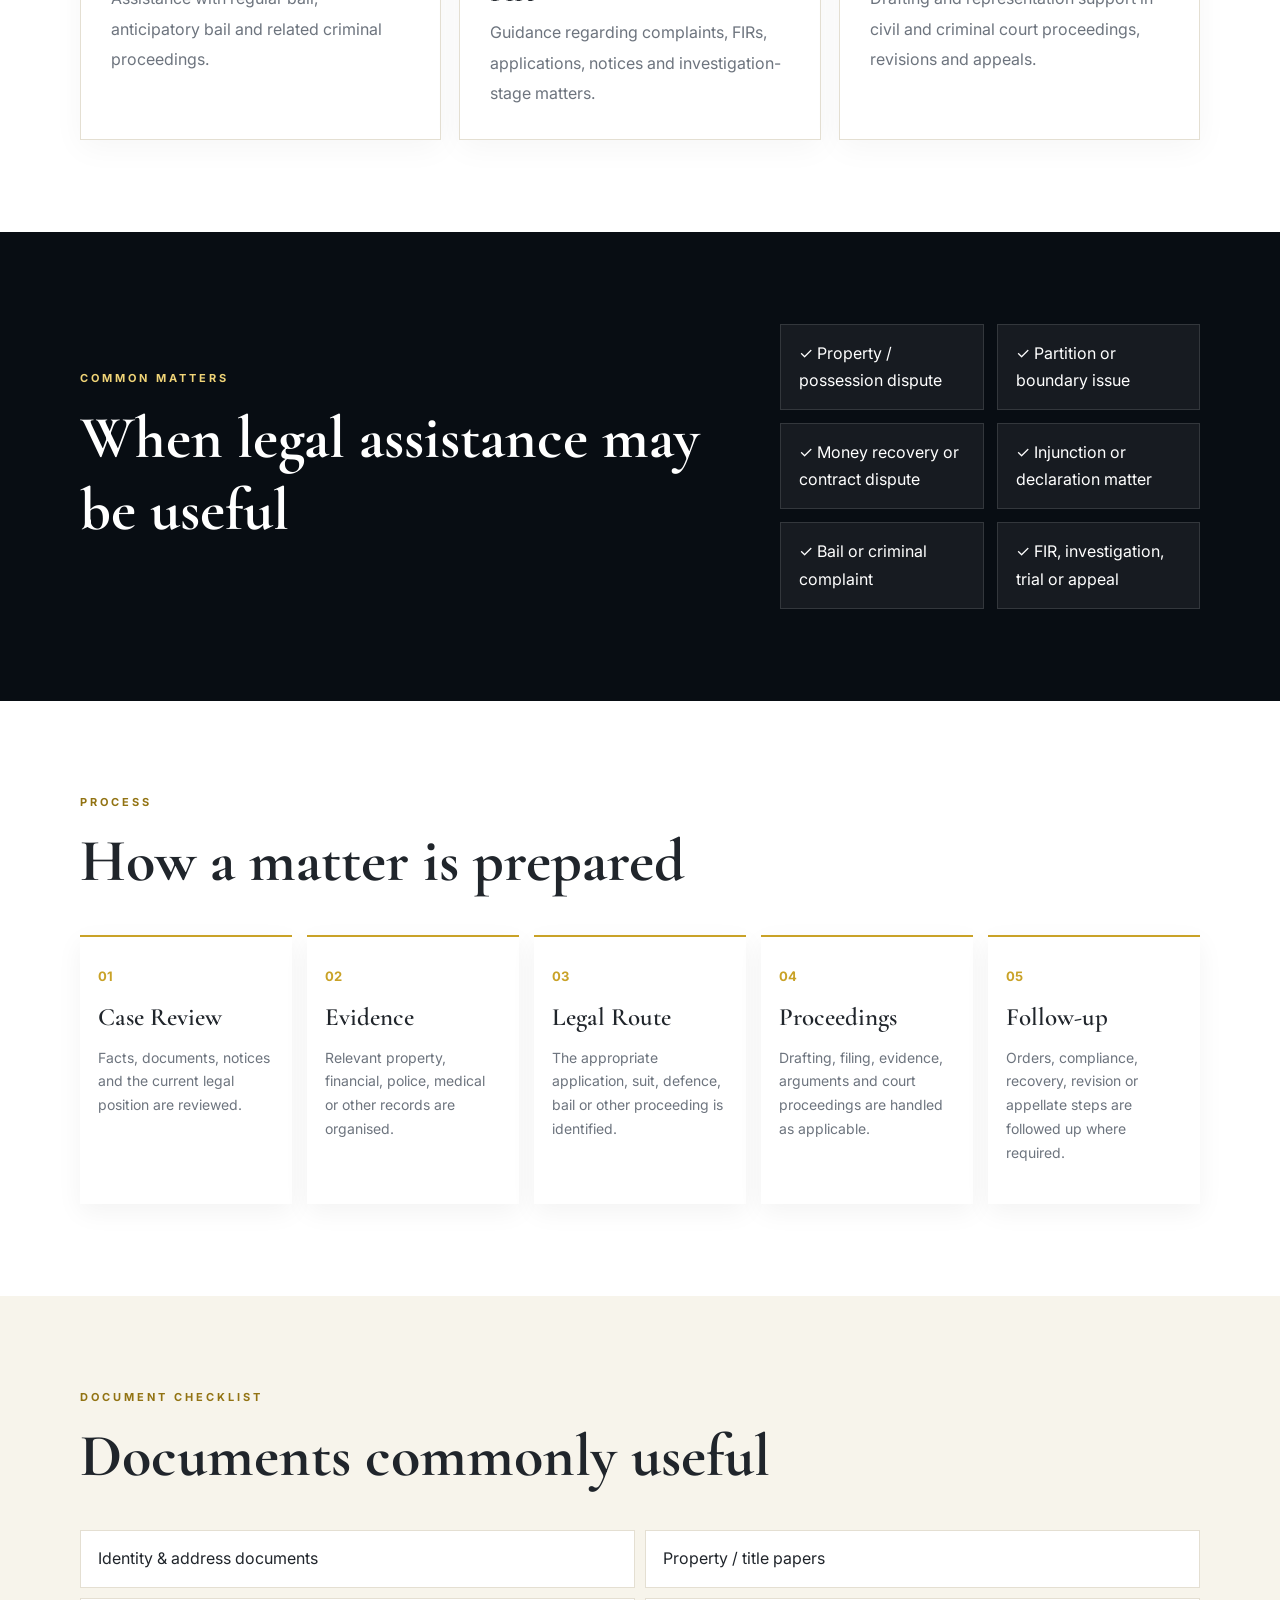
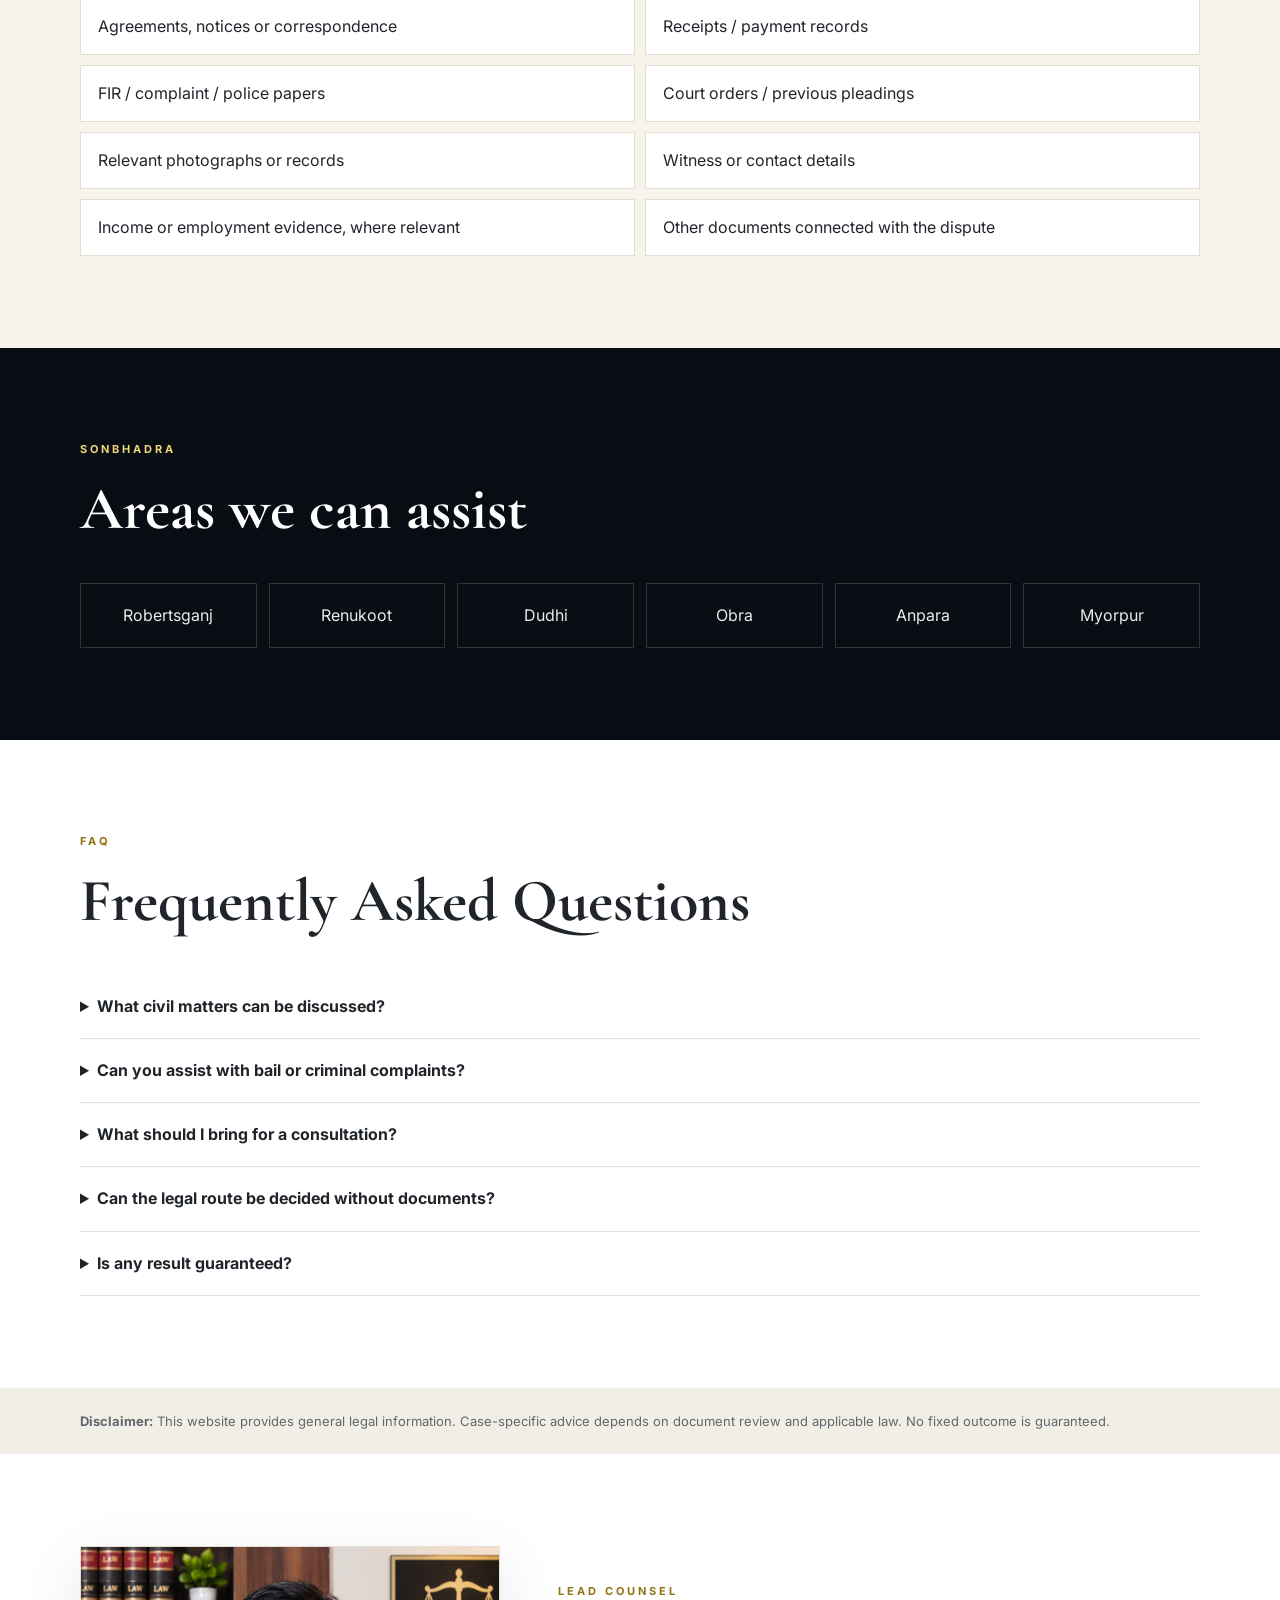
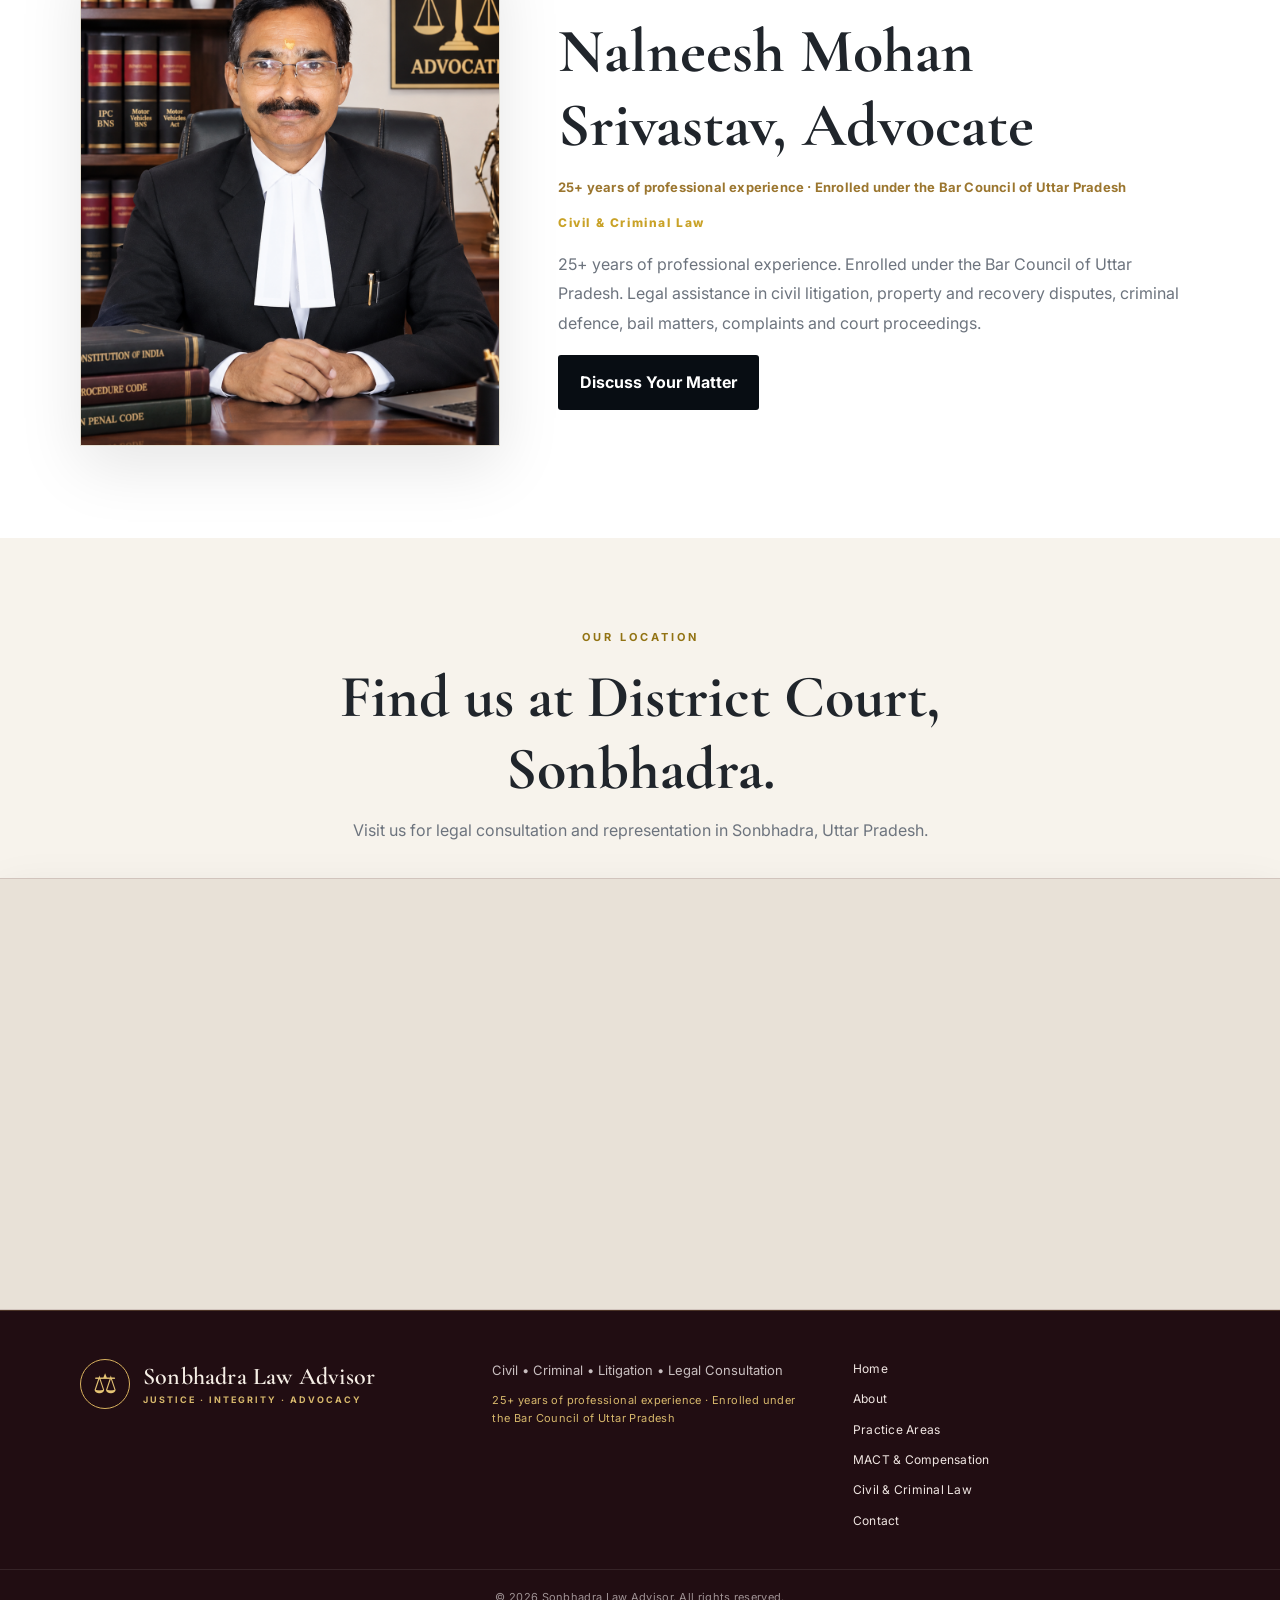
<file: civil-law.html>
<!DOCTYPE html>
<html lang="en"><head><meta charset="UTF-8"><meta name="viewport" content="width=device-width,initial-scale=1">
<title>Civil & Criminal Law | Sonbhadra Law Advisor</title>
<meta name="description" content="Civil and criminal legal assistance in Sonbhadra for property disputes, recovery, injunctions, bail, criminal complaints, FIR, investigation, trials and appeals.">
<link rel="canonical" href="https://sonbhadralawadvisor.online/civil-law.html">
<meta property="og:title" content="Civil & Criminal Law | Sonbhadra Law Advisor">
<meta property="og:description" content="Civil litigation and criminal defence assistance in Sonbhadra, Uttar Pradesh.">
<meta property="og:type" content="website"><link rel="stylesheet" href="style.css"></head>
<body>
<header class="site-header premium-header">
  <a class="logo" href="index.html">
    <div class="logo-symbol" aria-hidden="true">⚖</div>
    <div class="logo-text"><strong>Sonbhadra Law Advisor</strong><span>JUSTICE · INTEGRITY · ADVOCACY</span></div>
  </a>
  <button class="menu-toggle" id="menuToggle" aria-label="Open menu">☰</button>
  <nav id="navLinks">
    <a href="index.html" data-en="Home" data-hi="होम">Home</a>
    <a href="about.html" data-en="About" data-hi="हमारे बारे में">About</a>
    <a href="services.html" data-en="Practice Areas" data-hi="सेवाएँ">Practice Areas</a>
    <a href="mact-claim-compensation.html" data-en="MACT & Compensation" data-hi="MACT व क्षतिपूर्ति">MACT & Compensation</a>
    <a class="active" href="civil-law.html" data-en="Civil & Criminal Law" data-hi="सिविल एवं आपराधिक कानून">Civil & Criminal Law</a>
    <a href="contact.html" data-en="Contact" data-hi="संपर्क">Contact</a>
    <button class="lang-btn" id="langBtn">हिन्दी</button>
  </nav>
</header>
  <!-- Google tag (gtag.js) -->
<script async src="https://www.googletagmanager.com/gtag/js?id=G-LC73SDHMNC">
</script>
<script>
  window.dataLayer = window.dataLayer || [];
  function gtag(){dataLayer.push(arguments);}
  gtag('js', new Date());

  gtag('config', 'G-LC73SDHMNC');
</script>
<main>
<section class="hero mact-hero"><div class="hero-overlay"></div><div class="container hero-content"><p class="eyebrow" data-en="CIVIL & CRIMINAL LAW • SONBHADRA" data-hi="सिविल एवं आपराधिक कानून • सोनभद्र">CIVIL & CRIMINAL LAW • SONBHADRA</p><h1 data-en="Clear legal guidance for civil disputes and criminal matters." data-hi="सिविल विवादों और आपराधिक मामलों के लिए स्पष्ट कानूनी मार्गदर्शन।">Clear legal guidance for civil disputes and criminal matters.</h1><p class="hero-text" data-en="Assistance with property and recovery disputes, injunctions, civil litigation, bail, criminal complaints, FIR and investigation matters, trials and appeals." data-hi="संपत्ति एवं वसूली विवाद, निषेधाज्ञा, सिविल वाद, जमानत, आपराधिक शिकायत, FIR एवं जांच, ट्रायल और अपील से जुड़े मामलों में सहायता।">Assistance with property and recovery disputes, injunctions, civil litigation, bail, criminal complaints, FIR and investigation matters, trials and appeals.</p><div class="hero-actions"><a class="btn btn-gold" href="contact.html" data-en="Case की जानकारी भेजें" data-hi="मामले की जानकारी भेजें">Case की जानकारी भेजें</a><a class="btn btn-outline" href="#services" data-en="सेवाएँ देखें" data-hi="सेवाएँ देखें">सेवाएँ देखें</a></div></div></section>

<section id="services" class="section"><div class="container"><div class="section-head"><p class="eyebrow dark">CIVIL & CRIMINAL PRACTICE</p><h2 data-en="Civil & Criminal Legal Services" data-hi="सिविल एवं आपराधिक कानूनी सेवाएँ">Civil & Criminal Legal Services</h2></div><div class="cards light-cards">
<div class="service-card light"><span>01</span><h3 data-en="Property Disputes" data-hi="संपत्ति विवाद">Property Disputes</h3><p data-en="Assistance in title, possession, partition, boundary and related property disputes." data-hi="टाइटल, कब्जा, बंटवारा, सीमा और संबंधित संपत्ति विवादों में सहायता।">Assistance in title, possession, partition, boundary and related property disputes.</p></div>
<div class="service-card light"><span>02</span><h3 data-en="Recovery & Contract" data-hi="वसूली एवं अनुबंध">Recovery & Contract</h3><p data-en="Legal assistance for money recovery, contractual disputes and related civil proceedings." data-hi="धन वसूली, अनुबंध विवाद और संबंधित सिविल कार्यवाही में कानूनी सहायता।">Legal assistance for money recovery, contractual disputes and related civil proceedings.</p></div>
<div class="service-card light"><span>03</span><h3 data-en="Injunction & Declaration" data-hi="निषेधाज्ञा एवं घोषणा">Injunction & Declaration</h3><p data-en="Representation in matters concerning injunctions, declarations and protection of legal rights." data-hi="निषेधाज्ञा, घोषणा और कानूनी अधिकारों की सुरक्षा से जुड़े मामलों में प्रतिनिधित्व।">Representation in matters concerning injunctions, declarations and protection of legal rights.</p></div>
<div class="service-card light"><span>04</span><h3 data-en="Bail Matters" data-hi="जमानत मामले">Bail Matters</h3><p data-en="Assistance with regular bail, anticipatory bail and related criminal proceedings." data-hi="नियमित जमानत, अग्रिम जमानत और संबंधित आपराधिक कार्यवाही में सहायता।">Assistance with regular bail, anticipatory bail and related criminal proceedings.</p></div>
<div class="service-card light"><span>05</span><h3 data-en="Criminal Complaints & FIR" data-hi="आपराधिक शिकायत एवं FIR">Criminal Complaints & FIR</h3><p data-en="Guidance regarding complaints, FIRs, applications, notices and investigation-stage matters." data-hi="शिकायत, FIR, प्रार्थना पत्र, नोटिस और जांच स्तर के मामलों में मार्गदर्शन।">Guidance regarding complaints, FIRs, applications, notices and investigation-stage matters.</p></div>
<div class="service-card light"><span>06</span><h3 data-en="Trial, Revision & Appeals" data-hi="ट्रायल, रिवीजन एवं अपील">Trial, Revision & Appeals</h3><p data-en="Drafting and representation support in civil and criminal court proceedings, revisions and appeals." data-hi="सिविल एवं आपराधिक न्यायालयीन कार्यवाही, रिवीजन और अपील में ड्राफ्टिंग एवं प्रतिनिधित्व सहायता।">Drafting and representation support in civil and criminal court proceedings, revisions and appeals.</p></div>
</div></div></section>

<section class="dark-section section"><div class="container split"><div><p class="eyebrow">COMMON MATTERS</p><h2 data-en="When legal assistance may be useful" data-hi="कब कानूनी सहायता उपयोगी हो सकती है">When legal assistance may be useful</h2></div><div class="check-list"><div>✓ Property / possession dispute</div><div>✓ Partition or boundary issue</div><div>✓ Money recovery or contract dispute</div><div>✓ Injunction or declaration matter</div><div>✓ Bail or criminal complaint</div><div>✓ FIR, investigation, trial or appeal</div></div></div></section>

<section class="section"><div class="container"><div class="section-head"><p class="eyebrow dark">PROCESS</p><h2 data-en="How a matter is prepared" data-hi="मामले की तैयारी कैसे होती है">How a matter is prepared</h2></div><div class="steps"><div><b>01</b><h3>Case Review</h3><p>Facts, documents, notices and the current legal position are reviewed.</p></div><div><b>02</b><h3>Evidence</h3><p>Relevant property, financial, police, medical or other records are organised.</p></div><div><b>03</b><h3>Legal Route</h3><p>The appropriate application, suit, defence, bail or other proceeding is identified.</p></div><div><b>04</b><h3>Proceedings</h3><p>Drafting, filing, evidence, arguments and court proceedings are handled as applicable.</p></div><div><b>05</b><h3>Follow-up</h3><p>Orders, compliance, recovery, revision or appellate steps are followed up where required.</p></div></div></div></section>

<section class="soft-section section"><div class="container"><div class="section-head"><p class="eyebrow dark">DOCUMENT CHECKLIST</p><h2 data-en="Documents commonly useful" data-hi="सामान्यतः उपयोगी दस्तावेज">Documents commonly useful</h2></div><div class="doc-grid"><div>Identity & address documents</div><div>Property / title papers</div><div>Agreements, notices or correspondence</div><div>Receipts / payment records</div><div>FIR / complaint / police papers</div><div>Court orders / previous pleadings</div><div>Relevant photographs or records</div><div>Witness or contact details</div><div>Income or employment evidence, where relevant</div><div>Other documents connected with the dispute</div></div></div></section>

<section class="dark-section section"><div class="container"><div class="section-head light"><p class="eyebrow">SONBHADRA</p><h2 data-en="Areas we can assist" data-hi="सहायता के क्षेत्र">Areas we can assist</h2></div><div class="area-grid"><div>Robertsganj</div><div>Renukoot</div><div>Dudhi</div><div>Obra</div><div>Anpara</div><div>Myorpur</div></div></div></section>

<section class="section faq-section"><div class="container"><div class="section-head"><p class="eyebrow dark">FAQ</p><h2>Frequently Asked Questions</h2></div><details><summary>What civil matters can be discussed?</summary><p>Property, possession, partition, recovery, contract, injunction, declaration and related civil matters can be reviewed based on the documents and facts.</p></details><details><summary>Can you assist with bail or criminal complaints?</summary><p>Yes, relevant criminal matters can be reviewed for appropriate legal assistance, subject to the facts, documents and applicable law.</p></details><details><summary>What should I bring for a consultation?</summary><p>Bring the notice, FIR, court papers, agreements, property records, identity documents and other records connected with the matter, as applicable.</p></details><details><summary>Can the legal route be decided without documents?</summary><p>A preliminary discussion is possible, but the appropriate legal route should be confirmed after reviewing relevant facts and documents.</p></details><details><summary>Is any result guaranteed?</summary><p>No. Legal outcomes depend on facts, evidence, applicable law and court or authority decisions.</p></details></div></section>
<section class="disclaimer"><div class="container"><b>Disclaimer:</b> This website provides general legal information. Case-specific advice depends on document review and applicable law. No fixed outcome is guaranteed.</div></section>
</main>
<section class="counsel-section section"><div class="container counsel-layout"><div class="counsel-photo"><img src="nalneesh-mohan-srivastav.png" alt="Nalneesh Mohan Srivastav, Advocate" class="counsel-image"></div><div class="counsel-copy"><p class="eyebrow dark">LEAD COUNSEL</p><h2>Nalneesh Mohan Srivastav, Advocate</h2><p class="counsel-credential">25+ years of professional experience · Enrolled under the Bar Council of Uttar Pradesh</p><p class="counsel-specialization">Civil & Criminal Law</p><p>25+ years of professional experience. Enrolled under the Bar Council of Uttar Pradesh. Legal assistance in civil litigation, property and recovery disputes, criminal defence, bail matters, complaints and court proceedings.</p><a class="btn btn-dark" href="contact.html">Discuss Your Matter</a></div></div></section>

<section class="location-section section" aria-label="Our office location">
  <div class="container">
    <div class="section-head">
      <p class="eyebrow dark">OUR LOCATION</p>
      <h2>Find us at District Court, Sonbhadra.</h2>
      <p class="section-lead">Visit us for legal consultation and representation in Sonbhadra, Uttar Pradesh.</p>
    </div>
    <div class="map-frame">
      <iframe class="map" loading="lazy" title="District Court Sonbhadra location" src="https://www.google.com/maps?q=District%20Court%20Sonbhadra%20Uttar%20Pradesh&amp;output=embed"></iframe>
    </div>
  </div>
</section>
<footer class="footer premium-footer">
  <div class="container footer-top">
    <a class="footer-logo" href="index.html" aria-label="Sonbhadra Law Advisor home">
      <div class="footer-logo-symbol" aria-hidden="true">⚖</div>
      <div class="footer-logo-text"><strong>Sonbhadra Law Advisor</strong><span>JUSTICE · INTEGRITY · ADVOCACY</span></div>
    </a>
    <div class="footer-description"><p>Civil • Criminal • Litigation • Legal Consultation</p><p class="footer-experience">25+ years of professional experience · Enrolled under the Bar Council of Uttar Pradesh</p></div>
    <nav class="footer-nav" aria-label="Footer navigation">
      <a href="index.html">Home</a><a href="about.html">About</a><a href="services.html">Practice Areas</a><a href="mact-claim-compensation.html">MACT &amp; Compensation</a><a href="civil-law.html">Civil &amp; Criminal Law</a><a href="contact.html">Contact</a>
    </nav>
  </div>
  <div class="copyright">© <span id="year"></span> Sonbhadra Law Advisor. All rights reserved.</div>
</footer><script src="script.js"></script></body></html>
</file>
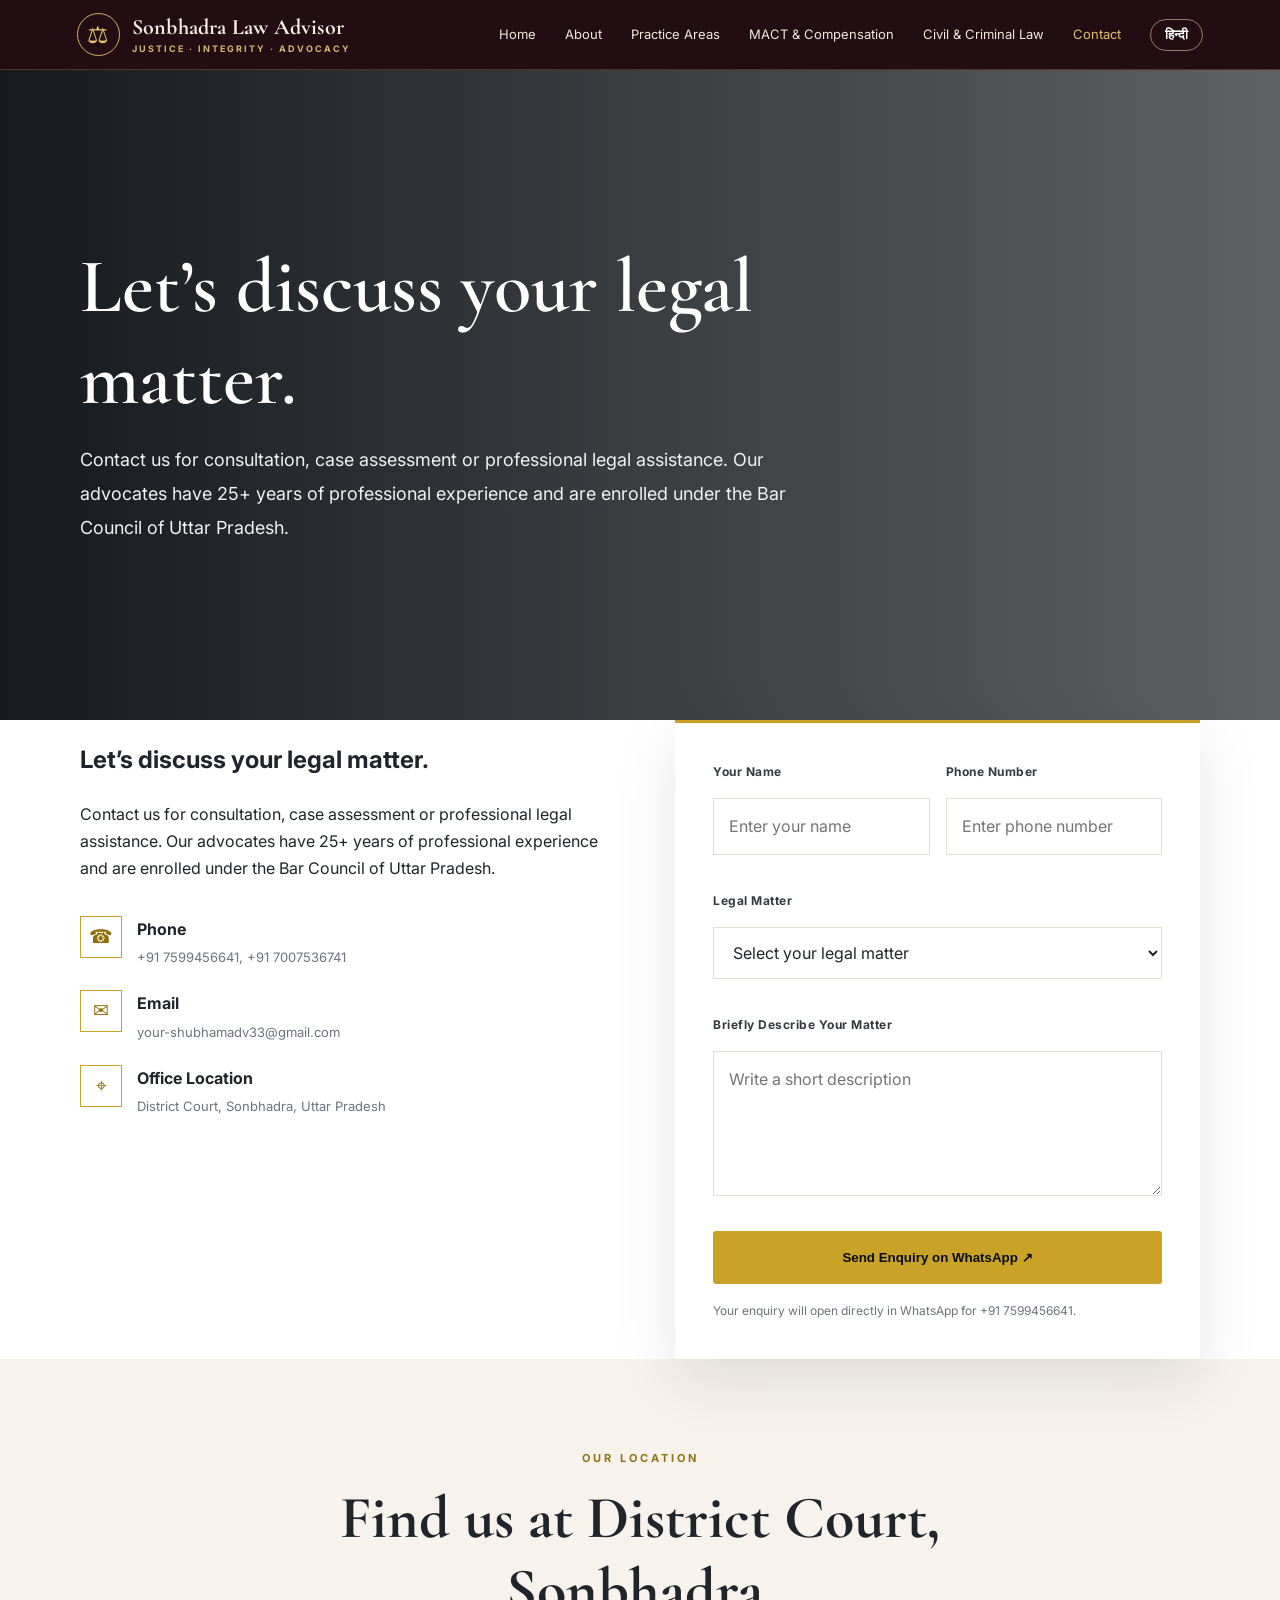
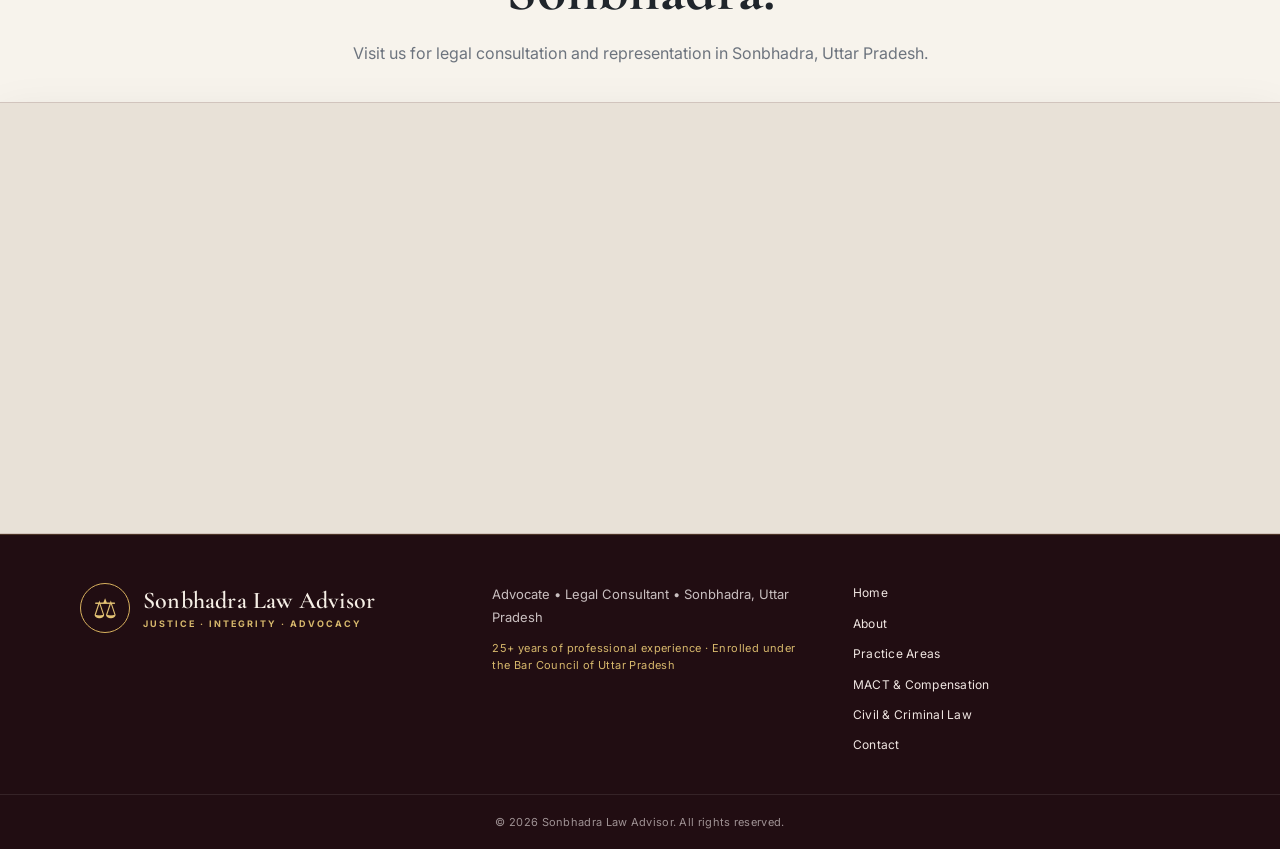
<file: contact.html>
<!DOCTYPE html>

<html lang="en"><head><meta charset="utf-8"/><meta content="width=device-width,initial-scale=1" name="viewport"/>
<title>Contact Sonbhadra Law Advisor | Legal Consultation</title>
<meta content="Contact Sonbhadra Law Advisor for legal consultation regarding MACT, compensation, insurance, civil and criminal matters." name="description"/>
<link href="https://sonbhadralawadvisor.online/contact.html" rel="canonical"/><link href="style.css" rel="stylesheet"/></head>
<body>
<header class="site-header premium-header">
  <a class="logo" href="index.html">
    <div class="logo-symbol" aria-hidden="true">⚖</div>
    <div class="logo-text"><strong>Sonbhadra Law Advisor</strong><span>JUSTICE · INTEGRITY · ADVOCACY</span></div>
  </a>
  <button class="menu-toggle" id="menuToggle" aria-label="Open menu">☰</button>
  <nav id="navLinks">
    <a href="index.html" data-en="Home" data-hi="होम">Home</a>
    <a href="about.html" data-en="About" data-hi="हमारे बारे में">About</a>
    <a href="services.html" data-en="Practice Areas" data-hi="सेवाएँ">Practice Areas</a>
    <a href="mact-claim-compensation.html" data-en="MACT & Compensation" data-hi="MACT व क्षतिपूर्ति">MACT & Compensation</a>
    <a href="civil-law.html" data-en="Civil & Criminal Law" data-hi="सिविल एवं आपराधिक कानून">Civil & Criminal Law</a>
    <a class="active" href="contact.html" data-en="Contact" data-hi="संपर्क">Contact</a>
    <button type="button" class="lang-btn" id="langBtn">हिन्दी</button>
  </nav>
  <!-- Google tag (gtag.js) -->
<script async src="https://www.googletagmanager.com/gtag/js?id=G-LC73SDHMNC">
</script>
<script>
  window.dataLayer = window.dataLayer || [];
  function gtag(){dataLayer.push(arguments);}
  gtag('js', new Date());

  gtag('config', 'G-LC73SDHMNC');
</script>
</header>
<main>
<section class="page-hero"><div class="container"><div class="eyebrow"></div><h1 data-en="Let’s discuss your legal matter." data-hi="आइए आपके कानूनी मामले पर चर्चा करें।">Let’s discuss your legal matter.</h1><p data-en="Contact us for consultation, case assessment or professional legal assistance. Our advocates have 25+ years of professional experience and are enrolled under the Bar Council of Uttar Pradesh." data-hi="परामर्श, मामले के आकलन या पेशेवर कानूनी सहायता के लिए हमसे संपर्क करें। हमारे अधिवक्ताओं के पास 25+ वर्षों का पेशेवर अनुभव है और वे उत्तर प्रदेश बार काउंसिल में नामांकित हैं।">Contact us for consultation, case assessment or professional legal assistance. Our advocates have 25+ years of professional experience and are enrolled under the Bar Council of Uttar Pradesh.</p></div></section>
<section id="contact">
<div class="container contact-grid">
<div class="reveal">
<div class="section-heading">
<!-- <div class="section-label">Get in Touch</div> -->
<h2>Let’s discuss your legal matter.</h2>
<p>
          Contact us for consultation, case assessment or professional legal assistance. Our advocates have 25+ years of professional experience and are enrolled under the Bar Council of Uttar Pradesh.
        </p>
</div>
<div class="contact-details">
<div class="contact-item">
<div class="contact-icon">☎</div>
<div>
<strong>Phone</strong>
<span>+91 7599456641, +91 7007536741</span>
</div>
</div>
<div class="contact-item">
<div class="contact-icon">✉</div>
<div>
<strong>Email</strong>
<span>your-shubhamadv33@gmail.com</span>
</div>
</div>
<div class="contact-item">
<div class="contact-icon">⌖</div>
<div>
<strong>Office Location</strong>
<span>District Court, Sonbhadra, Uttar Pradesh</span>
</div>
</div>
</div>
</div>
<form class="contact-form reveal" id="whatsappForm">
<div class="form-row">
<div class="form-group">
<label for="name" data-en="Your Name" data-hi="आपका नाम">Your Name</label>
<input id="name" name="name" placeholder="Enter your name" required type="text"/>
</div>
<div class="form-group">
<label for="phone" data-en="Phone Number" data-hi="फोन नंबर">Phone Number</label>
<input id="phone" name="phone" placeholder="Enter phone number" required type="tel"/>
</div>
</div>
<div class="form-group">
<label for="matter" data-en="Legal Matter" data-hi="कानूनी मामला">Legal Matter</label>
<select id="matter" name="matter" required>
<option value="" selected disabled data-en="Select your legal matter" data-hi="अपना कानूनी मामला चुनें">Select your legal matter</option>
<option>Civil & Criminal Law</option>
<option>MACT / Compensation</option>
<option>Property / Civil Dispute</option>
<option>Bail / Criminal Defence</option>
<option>Insurance Dispute</option>
<option>Writ / High Court Matter</option>
<option>Other Legal Consultation</option>
</select>
</div>
<div class="form-group">
<label for="message" data-en="Briefly Describe Your Matter" data-hi="अपने मामले का संक्षेप में विवरण दें">Briefly Describe Your Matter</label>
<textarea id="message" name="message" placeholder="Write a short description" required></textarea>
</div>
<button class="btn btn-gold" type="submit" data-en="Send Enquiry on WhatsApp ↗" data-hi="WhatsApp पर पूछताछ भेजें ↗">Send Enquiry on WhatsApp ↗</button>
      <small class="form-note">Your enquiry will open directly in WhatsApp for +91 7599456641.</small>
</form>
</div>
</section>
</main>

<section class="location-section section" aria-label="Our office location">
  <div class="container">
    <div class="section-head">
      <p class="eyebrow dark">OUR LOCATION</p>
      <h2>Find us at District Court, Sonbhadra.</h2>
      <p class="section-lead" data-en="Visit us for legal consultation and representation in Sonbhadra, Uttar Pradesh." data-hi="सोनभद्र, उत्तर प्रदेश में कानूनी परामर्श और प्रतिनिधित्व के लिए हमसे मिलें।">Visit us for legal consultation and representation in Sonbhadra, Uttar Pradesh.</p>
    </div>
    <div class="map-frame">
      <iframe class="map" loading="lazy" title="District Court Sonbhadra location" src="https://www.google.com/maps?q=District%20Court%20Sonbhadra%20Uttar%20Pradesh&amp;output=embed"></iframe>
    </div>
  </div>
</section>
<footer class="footer premium-footer">
  <div class="container footer-top">
    <a class="footer-logo" href="index.html" aria-label="Sonbhadra Law Advisor home">
      <div class="footer-logo-symbol" aria-hidden="true">⚖</div>
      <div class="footer-logo-text"><strong>Sonbhadra Law Advisor</strong><span>JUSTICE · INTEGRITY · ADVOCACY</span></div>
    </a>
    <div class="footer-description"><p>Advocate • Legal Consultant • Sonbhadra, Uttar Pradesh</p><p class="footer-experience">25+ years of professional experience · Enrolled under the Bar Council of Uttar Pradesh</p></div>
    <nav class="footer-nav" aria-label="Footer navigation">
      <a href="index.html">Home</a><a href="about.html">About</a><a href="services.html">Practice Areas</a><a href="mact-claim-compensation.html">MACT &amp; Compensation</a><a href="civil-law.html">Civil &amp; Criminal Law</a><a href="contact.html">Contact</a>
    </nav>
  </div>
  <div class="copyright">© <span id="year"></span> Sonbhadra Law Advisor. All rights reserved.</div>
</footer><script src="script.js"></script></body></html>
</file>
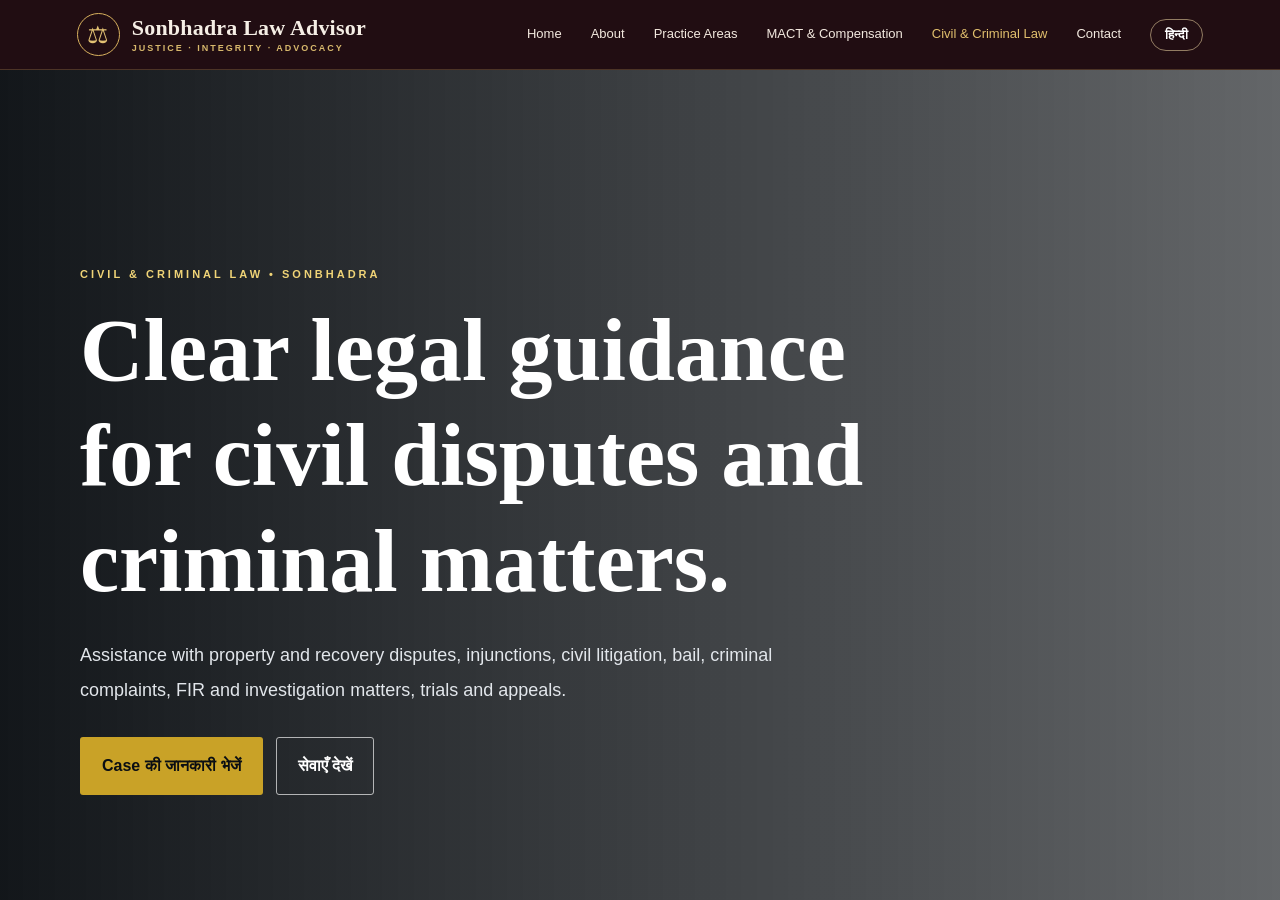
<file: criminal-law.html>
<!DOCTYPE html><html lang="en"><head><meta charset="UTF-8"><meta name="viewport" content="width=device-width,initial-scale=1"><meta http-equiv="refresh" content="0; url=civil-law.html"><link rel="canonical" href="https://sonbhadralawadvisor.com/civil-law.html"><title>Civil & Criminal Law | Sonbhadra Law Advisor</title></head><body><p>Redirecting to <a href="civil-law.html">Civil & Criminal Law</a>…</p></body></html>
</file>
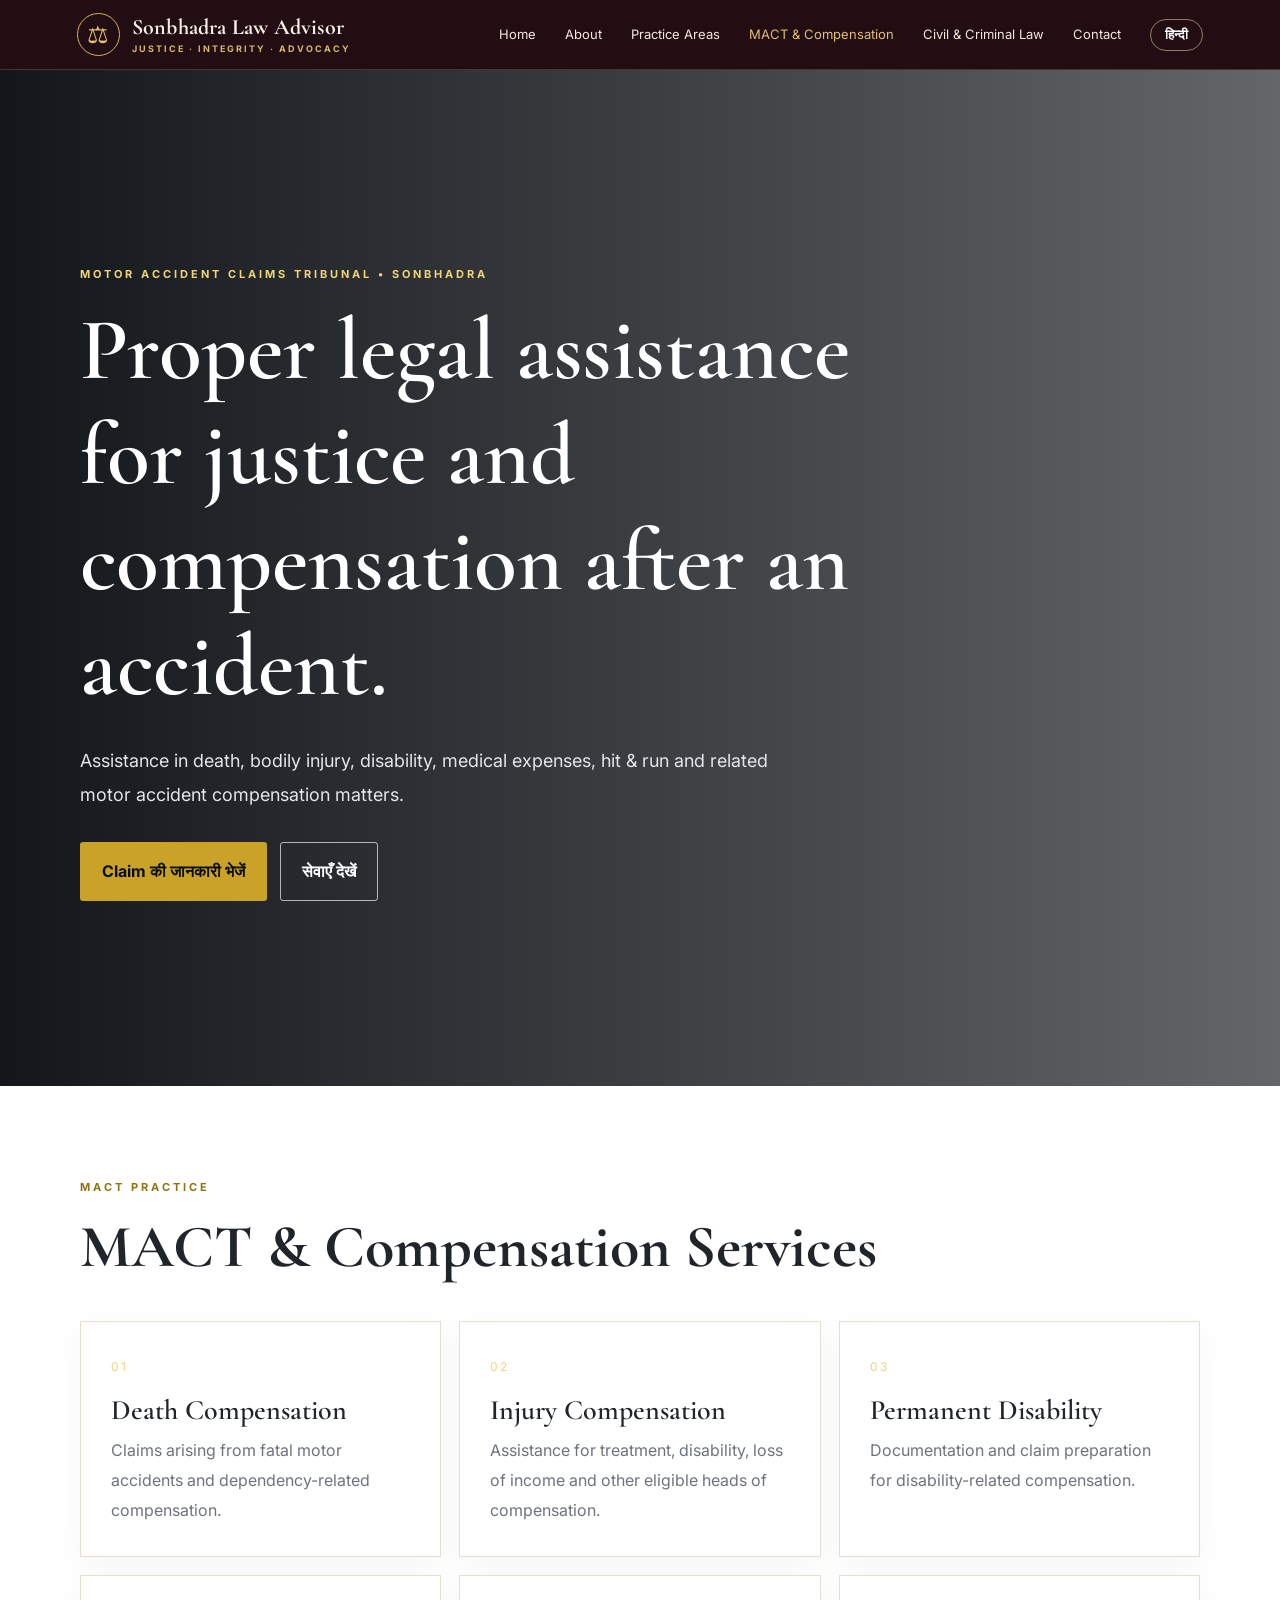
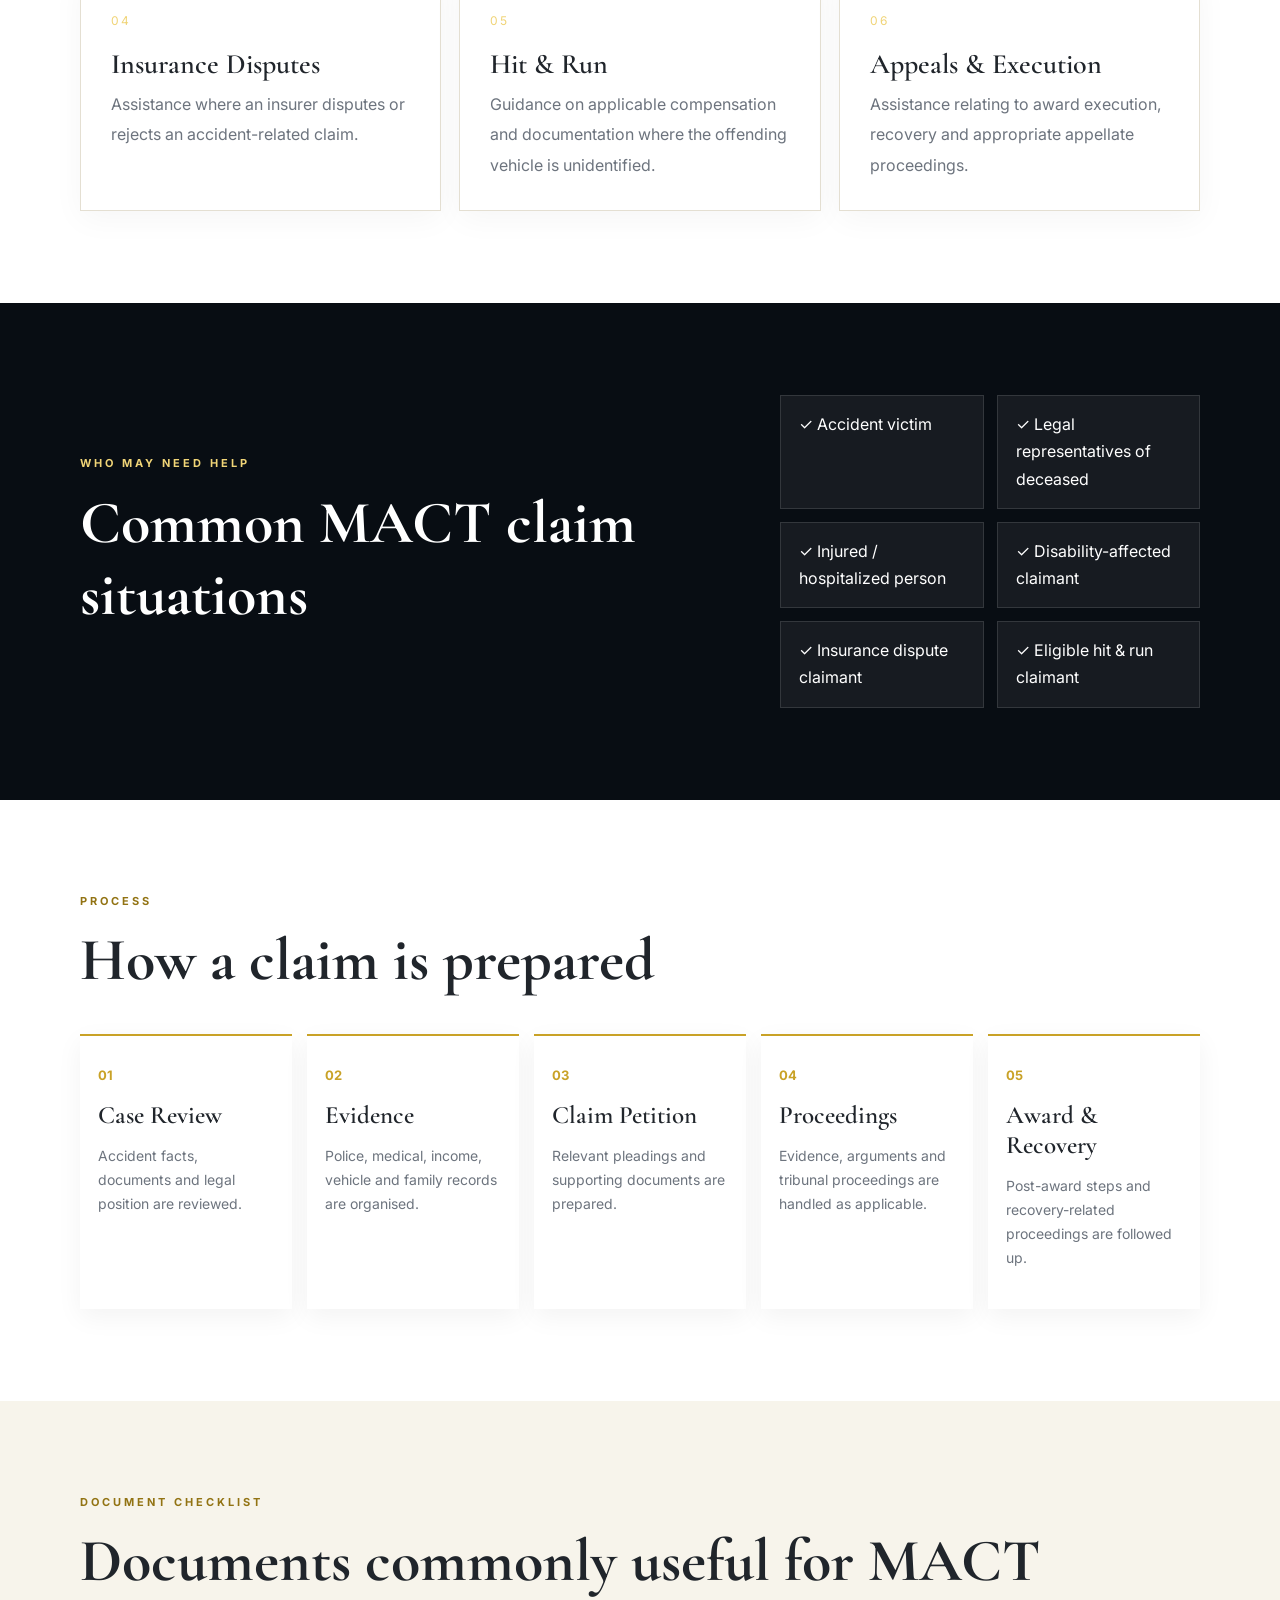
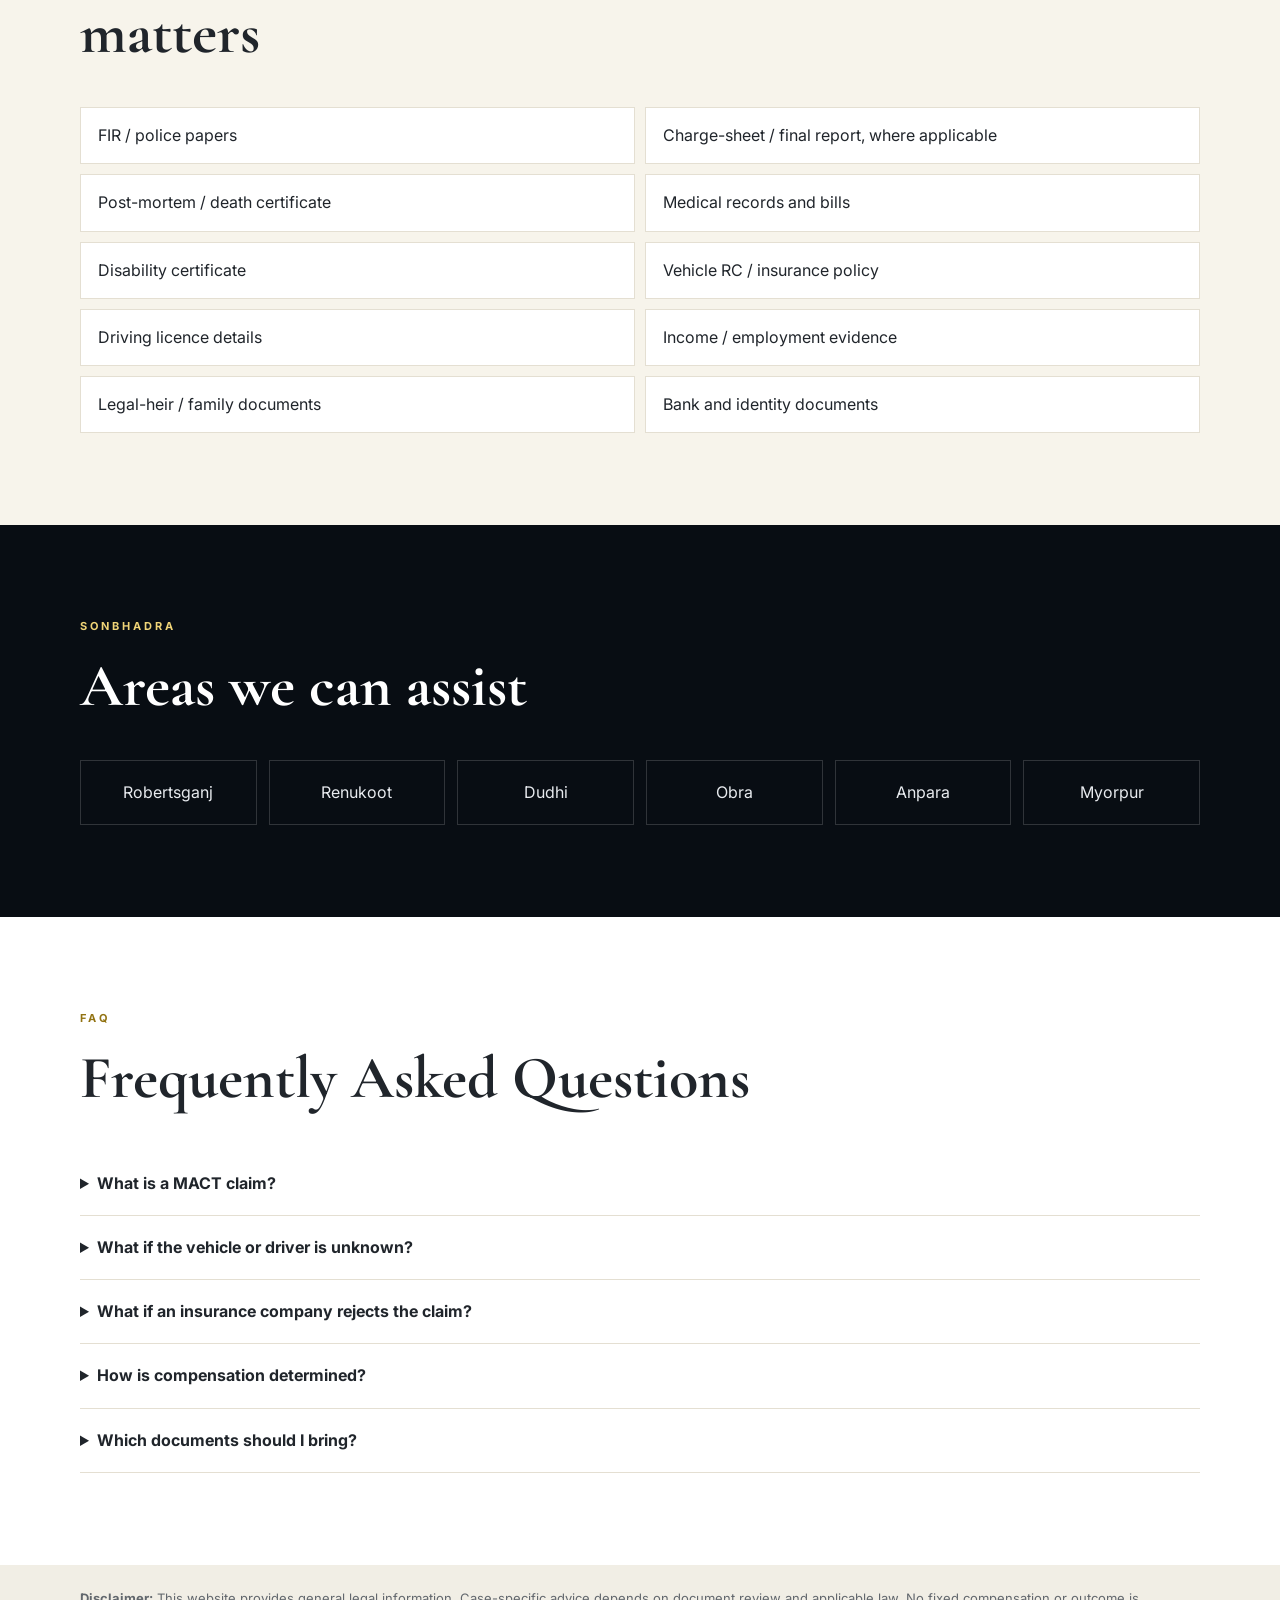
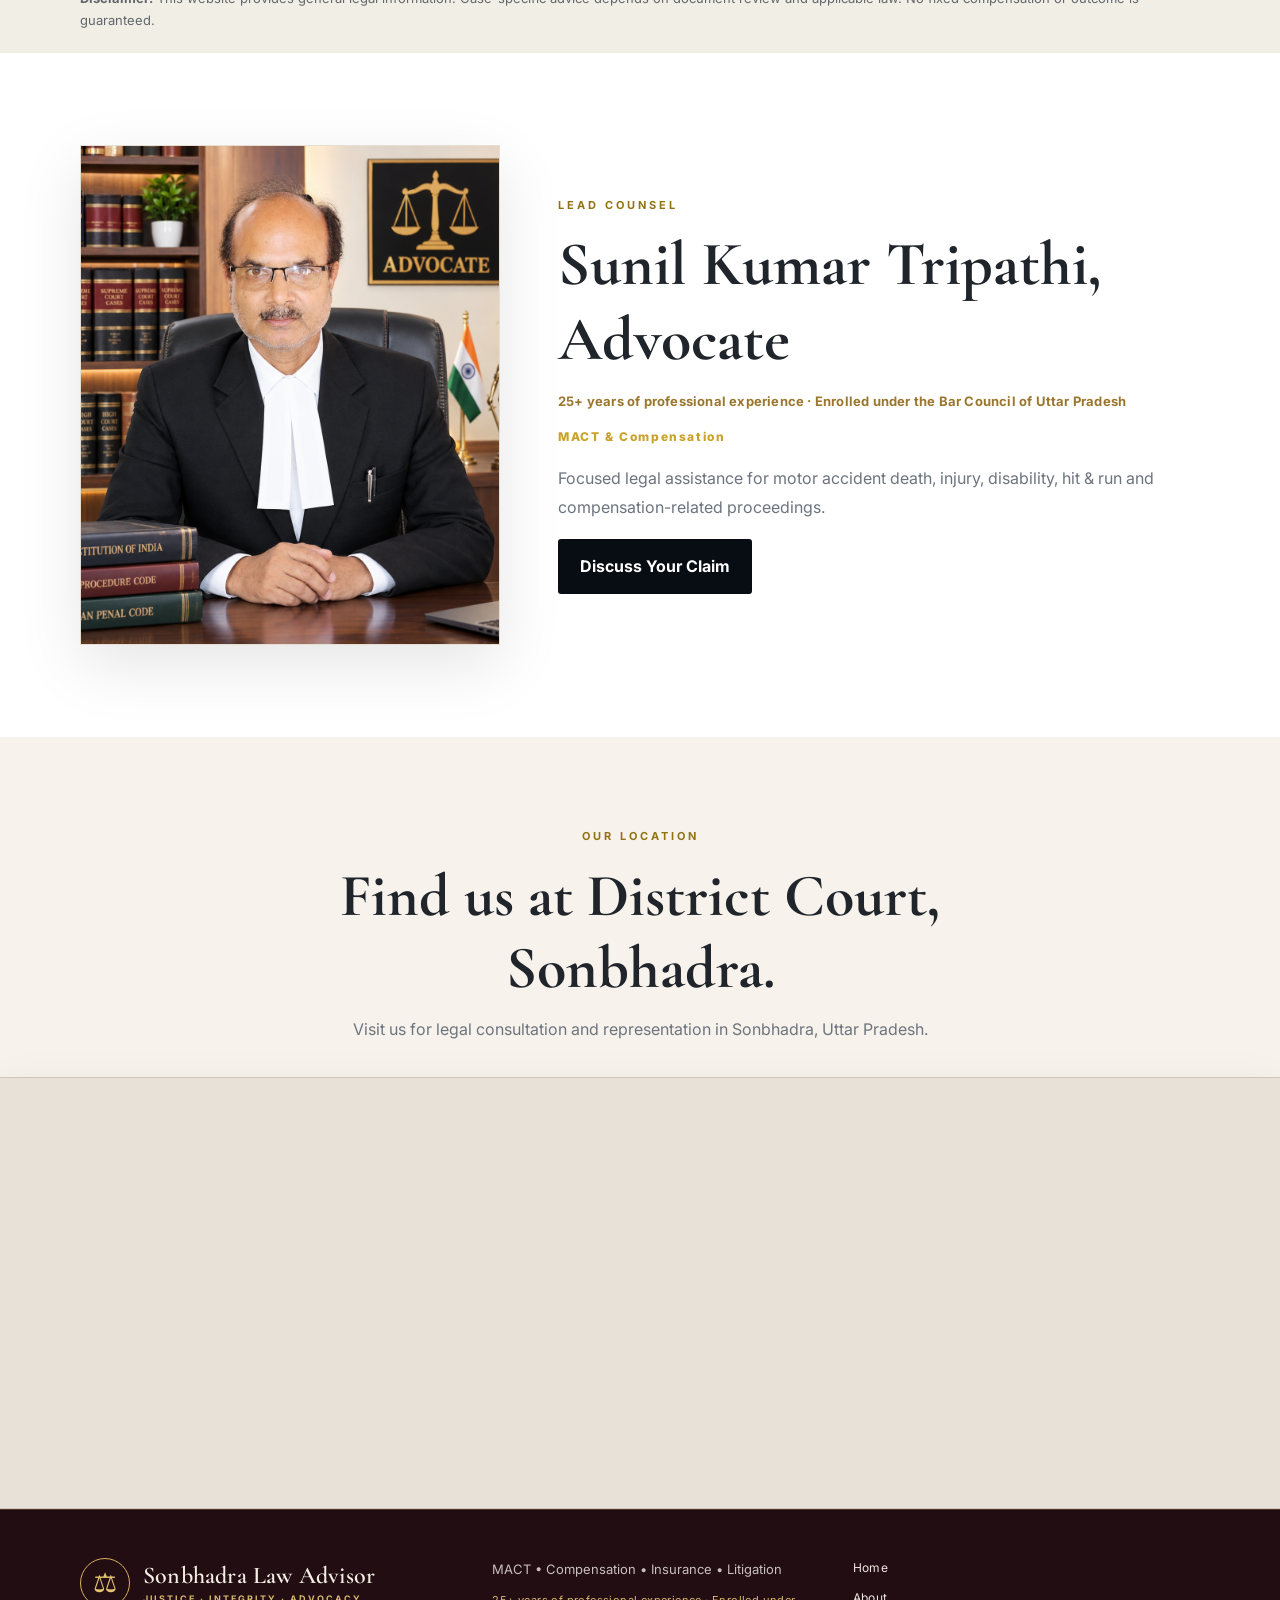
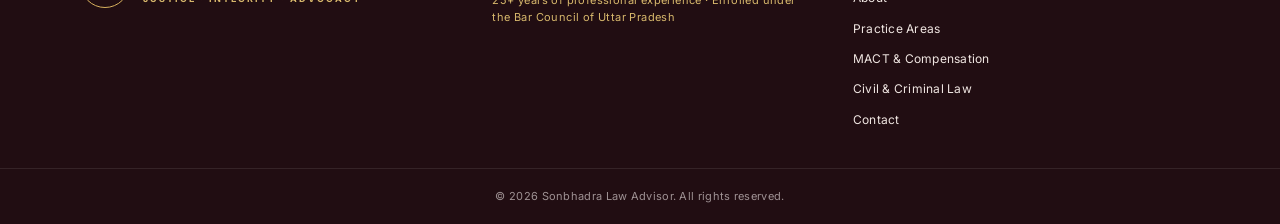
<file: mact-claim-compensation.html>
<!DOCTYPE html>

<html lang="en"><head><meta charset="utf-8"/><meta content="width=device-width,initial-scale=1" name="viewport"/>
<title>MACT Claim &amp; Compensation in Sonbhadra | Sonbhadra Law Advisor</title>
<meta content="MACT claim and motor accident compensation legal assistance in Sonbhadra, Robertsganj, Renukoot, Dudhi, Obra and Anpara for death, injury, disability, hit and run and insurance disputes." name="description"/>
<link href="https://sonbhadralawadvisor.online/mact-claim-compensation.html" rel="canonical"/>
<meta content="MACT Claim &amp; Compensation in Sonbhadra" property="og:title"/>
<meta content="Motor accident death, injury, disability, hit &amp; run and insurance claim assistance." property="og:description"/>
<meta content="website" property="og:type"/><link href="style.css" rel="stylesheet"/></head>
<body>
<header class="site-header premium-header">
  <a class="logo" href="index.html">
    <div class="logo-symbol" aria-hidden="true">⚖</div>
    <div class="logo-text"><strong>Sonbhadra Law Advisor</strong><span>JUSTICE · INTEGRITY · ADVOCACY</span></div>
  </a>
  <button class="menu-toggle" id="menuToggle" aria-label="Open menu">☰</button>
  <nav id="navLinks">
    <a href="index.html" data-en="Home" data-hi="होम">Home</a>
    <a href="about.html" data-en="About" data-hi="हमारे बारे में">About</a>
    <a href="services.html" data-en="Practice Areas" data-hi="सेवाएँ">Practice Areas</a>
    <a class="active" href="mact-claim-compensation.html" data-en="MACT & Compensation" data-hi="MACT व क्षतिपूर्ति">MACT & Compensation</a>
    <a href="civil-law.html" data-en="Civil & Criminal Law" data-hi="सिविल एवं आपराधिक कानून">Civil & Criminal Law</a>
    <a href="contact.html" data-en="Contact" data-hi="संपर्क">Contact</a>
    <button class="lang-btn" id="langBtn">हिन्दी</button>
  </nav>
  <!-- Google tag (gtag.js) -->
<script async src="https://www.googletagmanager.com/gtag/js?id=G-LC73SDHMNC">
</script>
<script>
  window.dataLayer = window.dataLayer || [];
  function gtag(){dataLayer.push(arguments);}
  gtag('js', new Date());

  gtag('config', 'G-LC73SDHMNC');
</script>
</header>
<main>
<section class="hero mact-hero"><div class="hero-overlay"></div><div class="container hero-content"><p class="eyebrow" data-en="MOTOR ACCIDENT CLAIMS TRIBUNAL • SONBHADRA" data-hi="मोटर दुर्घटना दावा अधिकरण • सोनभद्र">MOTOR ACCIDENT CLAIMS TRIBUNAL • SONBHADRA</p><h1 data-en="Proper legal assistance for justice and compensation after an accident." data-hi="दुर्घटना के बाद न्याय और क्षतिपूर्ति की सही कानूनी सहायता">दुर्घटना के बाद न्याय और क्षतिपूर्ति की सही कानूनी सहायता</h1><p class="hero-text" data-en="Assistance in death, bodily injury, disability, medical expenses, hit &amp; run and related motor accident compensation matters." data-hi="मृत्यु, शारीरिक चोट, दिव्यांगता, चिकित्सा खर्च, हिट एंड रन और संबंधित मोटर दुर्घटना क्षतिपूर्ति मामलों में कानूनी सहायता।">Assistance in death, bodily injury, disability, medical expenses, hit &amp; run and related motor accident compensation matters.</p><div class="hero-actions"><a class="btn btn-gold" data-en="Claim की जानकारी भेजें" data-hi="क्लेम की जानकारी भेजें" href="contact.html">Claim की जानकारी भेजें</a><a class="btn btn-outline" data-en="सेवाएँ देखें" data-hi="सेवाएँ देखें" href="#services">सेवाएँ देखें</a></div></div></section>
<section class="section" id="services"><div class="container"><div class="section-head"><p class="eyebrow dark">MACT PRACTICE</p><h2 data-en="MACT &amp; Compensation Services" data-hi="MACT एवं क्षतिपूर्ति सेवाएँ">MACT &amp; Compensation Services</h2></div><div class="cards light-cards"><div class="service-card light"><span>01</span><h3 data-en="Death Compensation" data-hi="मृत्यु क्षतिपूर्ति">Death Compensation</h3><p data-en="Claims arising from fatal motor accidents and dependency-related compensation." data-hi="घातक मोटर दुर्घटनाओं से जुड़े दावों और आश्रितों से संबंधित क्षतिपूर्ति में सहायता।">Claims arising from fatal motor accidents and dependency-related compensation.</p></div><div class="service-card light"><span>02</span><h3 data-en="Injury Compensation" data-hi="चोट की क्षतिपूर्ति">Injury Compensation</h3><p data-en="Assistance for treatment, disability, loss of income and other eligible heads of compensation." data-hi="उपचार, दिव्यांगता, आय की हानि और अन्य पात्र क्षतिपूर्ति मदों में सहायता।">Assistance for treatment, disability, loss of income and other eligible heads of compensation.</p></div><div class="service-card light"><span>03</span><h3 data-en="Permanent Disability" data-hi="स्थायी दिव्यांगता">Permanent Disability</h3><p data-en="Documentation and claim preparation for disability-related compensation." data-hi="दिव्यांगता से संबंधित क्षतिपूर्ति के लिए दस्तावेज और दावा तैयारी।">Documentation and claim preparation for disability-related compensation.</p></div><div class="service-card light"><span>04</span><h3 data-en="Insurance Disputes" data-hi="बीमा विवाद">Insurance Disputes</h3><p data-en="Assistance where an insurer disputes or rejects an accident-related claim." data-hi="दुर्घटना संबंधी क्लेम पर बीमा कंपनी द्वारा विवाद या अस्वीकृति की स्थिति में सहायता।">Assistance where an insurer disputes or rejects an accident-related claim.</p></div><div class="service-card light"><span>05</span><h3 data-en="Hit &amp; Run" data-hi="हिट एंड रन">Hit &amp; Run</h3><p data-en="Guidance on applicable compensation and documentation where the offending vehicle is unidentified." data-hi="वाहन की पहचान न होने की स्थिति में लागू क्षतिपूर्ति और दस्तावेजी प्रक्रिया में मार्गदर्शन।">Guidance on applicable compensation and documentation where the offending vehicle is unidentified.</p></div><div class="service-card light"><span>06</span><h3 data-en="Appeals &amp; Execution" data-hi="अपील एवं निष्पादन">Appeals &amp; Execution</h3><p data-en="Assistance relating to award execution, recovery and appropriate appellate proceedings." data-hi="अवार्ड निष्पादन, वसूली और उपयुक्त अपीलीय कार्यवाही में सहायता।">Assistance relating to award execution, recovery and appropriate appellate proceedings.</p></div></div></div></section>
<section class="dark-section section"><div class="container split"><div><p class="eyebrow">WHO MAY NEED HELP</p><h2 data-en="Common MACT claim situations" data-hi="सामान्य MACT दावे की स्थितियाँ">Common MACT claim situations</h2></div><div class="check-list"><div>✓ Accident victim</div><div>✓ Legal representatives of deceased</div><div>✓ Injured / hospitalized person</div><div>✓ Disability-affected claimant</div><div>✓ Insurance dispute claimant</div><div>✓ Eligible hit &amp; run claimant</div></div></div></section>
<section class="section"><div class="container"><div class="section-head"><p class="eyebrow dark">PROCESS</p><h2 data-en="How a claim is prepared" data-hi="क्लेम की तैयारी कैसे होती है">How a claim is prepared</h2></div><div class="steps"><div><b>01</b><h3>Case Review</h3><p>Accident facts, documents and legal position are reviewed.</p></div><div><b>02</b><h3>Evidence</h3><p>Police, medical, income, vehicle and family records are organised.</p></div><div><b>03</b><h3>Claim Petition</h3><p>Relevant pleadings and supporting documents are prepared.</p></div><div><b>04</b><h3>Proceedings</h3><p>Evidence, arguments and tribunal proceedings are handled as applicable.</p></div><div><b>05</b><h3>Award &amp; Recovery</h3><p>Post-award steps and recovery-related proceedings are followed up.</p></div></div></div></section>
<section class="soft-section section"><div class="container"><div class="section-head"><p class="eyebrow dark">DOCUMENT CHECKLIST</p><h2 data-en="Documents commonly useful for MACT matters" data-hi="MACT मामलों में सामान्यतः उपयोगी दस्तावेज">Documents commonly useful for MACT matters</h2></div><div class="doc-grid"><div>FIR / police papers</div><div>Charge-sheet / final report, where applicable</div><div>Post-mortem / death certificate</div><div>Medical records and bills</div><div>Disability certificate</div><div>Vehicle RC / insurance policy</div><div>Driving licence details</div><div>Income / employment evidence</div><div>Legal-heir / family documents</div><div>Bank and identity documents</div></div></div></section>
<section class="dark-section section"><div class="container"><div class="section-head light"><p class="eyebrow">SONBHADRA</p><h2 data-en="Areas we can assist" data-hi="सहायता के क्षेत्र">Areas we can assist</h2></div><div class="area-grid"><div>Robertsganj</div><div>Renukoot</div><div>Dudhi</div><div>Obra</div><div>Anpara</div><div>Myorpur</div></div></div></section>
<section class="section faq-section"><div class="container"><div class="section-head"><p class="eyebrow dark">FAQ</p><h2>Frequently Asked Questions</h2></div><details><summary>What is a MACT claim?</summary><p>A MACT claim is a legal claim for compensation arising from a motor vehicle accident, subject to applicable law and facts.</p></details><details><summary>What if the vehicle or driver is unknown?</summary><p>The appropriate legal route depends on the available police record, facts and applicable statutory scheme. Documents should be reviewed before filing.</p></details><details><summary>What if an insurance company rejects the claim?</summary><p>The rejection letter, policy terms and supporting records should be examined to identify the appropriate remedy.</p></details><details><summary>How is compensation determined?</summary><p>Compensation depends on the facts, applicable law, evidence and relevant heads of loss; there is no universal fixed amount.</p></details><details><summary>Which documents should I bring?</summary><p>Bring police papers, medical records, identity/family documents, vehicle and insurance records, and income evidence available with you.</p></details></div></section>
<section class="disclaimer"><div class="container"><b>Disclaimer:</b> This website provides general legal information. Case-specific advice depends on document review and applicable law. No fixed compensation or outcome is guaranteed.</div></section>
</main>
<section class="counsel-section section">
<div class="container counsel-layout">
<div class="counsel-photo"><img alt="Sunil Kumar Tripathi, Advocate" class="counsel-image" src="sunil-kumar-tripathi.png"/></div>
<div class="counsel-copy">
<p class="eyebrow dark">LEAD COUNSEL</p>
<h2>Sunil Kumar Tripathi, Advocate</h2><p class="counsel-credential">25+ years of professional experience · Enrolled under the Bar Council of Uttar Pradesh</p>
<p class="counsel-specialization">MACT &amp; Compensation</p>
<p>Focused legal assistance for motor accident death, injury, disability, hit &amp; run and compensation-related proceedings.</p>
<a class="btn btn-dark" href="contact.html">Discuss Your Claim</a>
</div>
</div>
</section>

<section class="location-section section" aria-label="Our office location">
  <div class="container">
    <div class="section-head">
      <p class="eyebrow dark">OUR LOCATION</p>
      <h2>Find us at District Court, Sonbhadra.</h2>
      <p class="section-lead">Visit us for legal consultation and representation in Sonbhadra, Uttar Pradesh.</p>
    </div>
    <div class="map-frame">
      <iframe class="map" loading="lazy" title="District Court Sonbhadra location" src="https://www.google.com/maps?q=District%20Court%20Sonbhadra%20Uttar%20Pradesh&amp;output=embed"></iframe>
    </div>
  </div>
</section>
<footer class="footer premium-footer">
  <div class="container footer-top">
    <a class="footer-logo" href="index.html" aria-label="Sonbhadra Law Advisor home">
      <div class="footer-logo-symbol" aria-hidden="true">⚖</div>
      <div class="footer-logo-text"><strong>Sonbhadra Law Advisor</strong><span>JUSTICE · INTEGRITY · ADVOCACY</span></div>
    </a>
    <div class="footer-description"><p>MACT • Compensation • Insurance • Litigation</p><p class="footer-experience">25+ years of professional experience · Enrolled under the Bar Council of Uttar Pradesh</p></div>
    <nav class="footer-nav" aria-label="Footer navigation">
      <a href="index.html">Home</a><a href="about.html">About</a><a href="services.html">Practice Areas</a><a href="mact-claim-compensation.html">MACT &amp; Compensation</a><a href="civil-law.html">Civil &amp; Criminal Law</a><a href="contact.html">Contact</a>
    </nav>
  </div>
  <div class="copyright">© <span id="year"></span> Sonbhadra Law Advisor. All rights reserved.</div>
</footer><script src="script.js"></script></body></html>
</file>
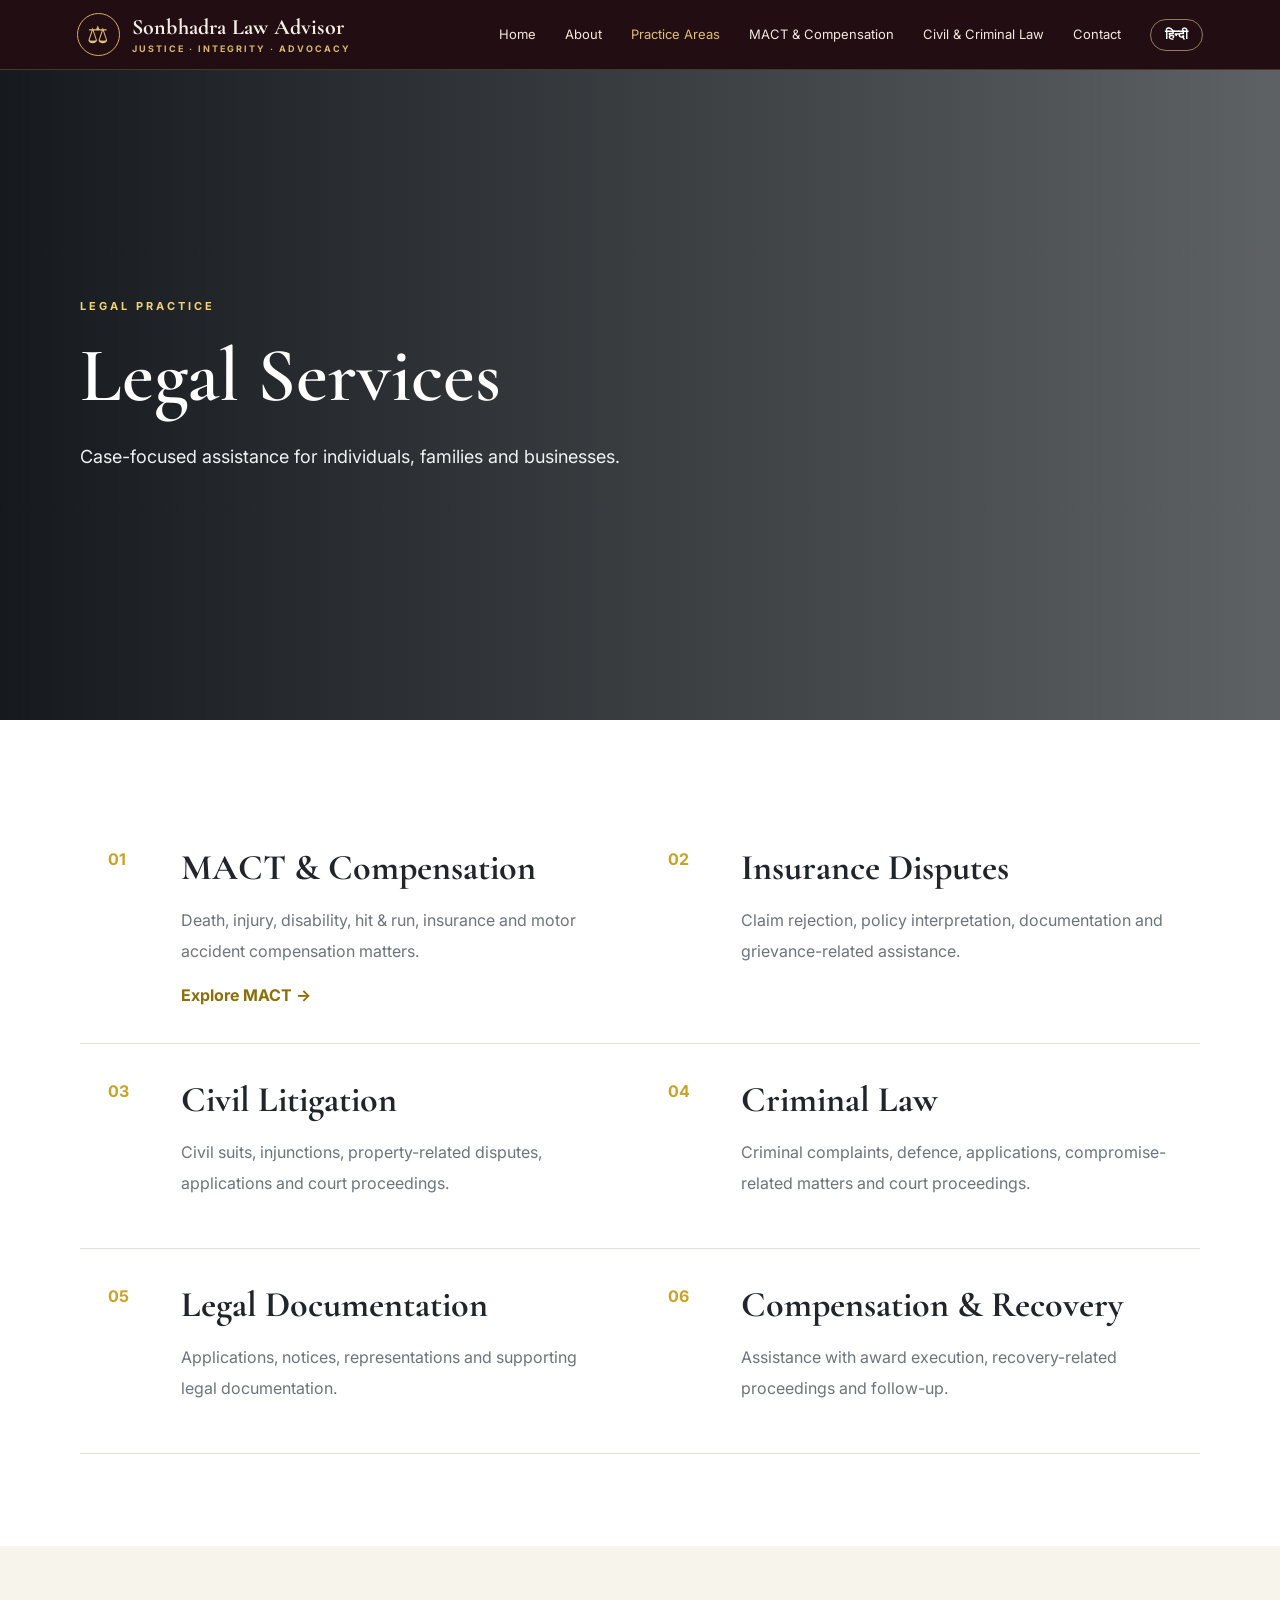
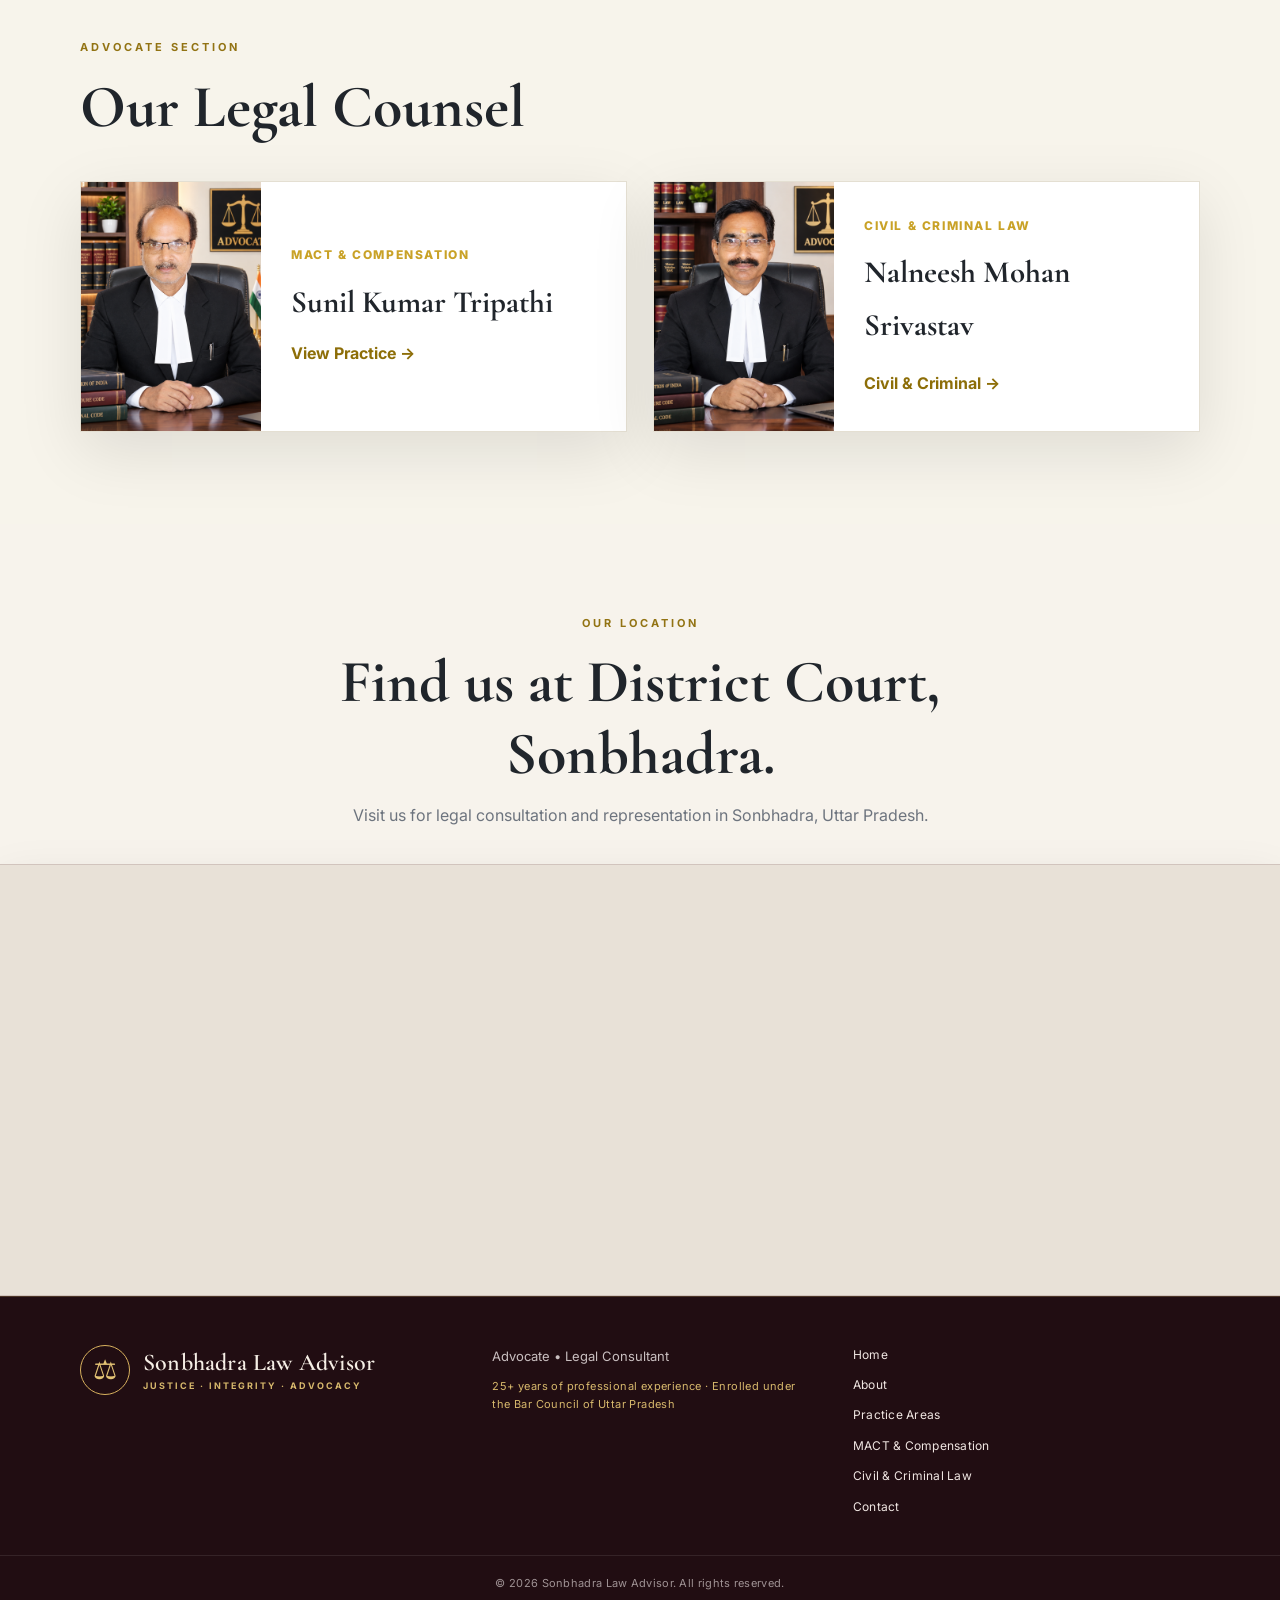
<file: services.html>
<!DOCTYPE html>

<html lang="en"><head><meta charset="utf-8"/><meta content="width=device-width,initial-scale=1" name="viewport"/>
<title>Legal Services in Sonbhadra | Sonbhadra Law Advisor</title>
<meta content="Legal services in Sonbhadra including civil and criminal litigation, MACT, compensation, insurance disputes and legal documentation." name="description"/>
<link href="https://sonbhadralawadvisor.online/services.html" rel="canonical"/><link href="style.css" rel="stylesheet"/></head>
<body>
<header class="site-header premium-header">
  <a class="logo" href="index.html">
    <div class="logo-symbol" aria-hidden="true">⚖</div>
    <div class="logo-text"><strong>Sonbhadra Law Advisor</strong><span>JUSTICE · INTEGRITY · ADVOCACY</span></div>
  </a>
  <button class="menu-toggle" id="menuToggle" aria-label="Open menu">☰</button>
  <nav id="navLinks">
    <a href="index.html" data-en="Home" data-hi="होम">Home</a>
    <a href="about.html" data-en="About" data-hi="हमारे बारे में">About</a>
    <a class="active" href="services.html" data-en="Practice Areas" data-hi="सेवाएँ">Practice Areas</a>
    <a href="mact-claim-compensation.html" data-en="MACT & Compensation" data-hi="MACT व क्षतिपूर्ति">MACT & Compensation</a>
    <a href="civil-law.html" data-en="Civil & Criminal Law" data-hi="सिविल एवं आपराधिक कानून">Civil & Criminal Law</a>
    <a href="contact.html" data-en="Contact" data-hi="संपर्क">Contact</a>
    <button class="lang-btn" id="langBtn">हिन्दी</button>
  </nav>
  <!-- Google tag (gtag.js) -->
<script async src="https://www.googletagmanager.com/gtag/js?id=G-LC73SDHMNC">
</script>
<script>
  window.dataLayer = window.dataLayer || [];
  function gtag(){dataLayer.push(arguments);}
  gtag('js', new Date());

  gtag('config', 'G-LC73SDHMNC');
</script>
</header>
<main><section class="page-hero"><div class="container"><p class="eyebrow">LEGAL PRACTICE</p><h1 data-en="Legal Services" data-hi="कानूनी सेवाएँ">Legal Services</h1><p data-en="Case-focused assistance for individuals, families and businesses." data-hi="व्यक्तियों, परिवारों और व्यवसायों के लिए मामले-केंद्रित कानूनी सहायता।">Case-focused assistance for individuals, families and businesses.</p></div></section>
<section class="section"><div class="container service-list">
<article><span>01</span><div><h2 data-en="MACT &amp; Compensation" data-hi="MACT व क्षतिपूर्ति">MACT &amp; Compensation</h2><p data-en="Death, injury, disability, hit &amp; run, insurance and motor accident compensation matters." data-hi="मृत्यु, चोट, दिव्यांगता, हिट एंड रन, बीमा और मोटर दुर्घटना क्षतिपूर्ति के मामले।">Death, injury, disability, hit &amp; run, insurance and motor accident compensation matters.</p><a class="text-link" href="mact-claim-compensation.html">Explore MACT →</a></div></article>
<article><span>02</span><div><h2 data-en="Insurance Disputes" data-hi="बीमा विवाद">Insurance Disputes</h2><p data-en="Claim rejection, policy interpretation, documentation and grievance-related assistance." data-hi="क्लेम अस्वीकृति, पॉलिसी की व्याख्या, दस्तावेज और शिकायत संबंधी सहायता।">Claim rejection, policy interpretation, documentation and grievance-related assistance.</p></div></article>
<article><span>03</span><div><h2 data-en="Civil Litigation" data-hi="सिविल वाद">Civil Litigation</h2><p data-en="Civil suits, injunctions, property-related disputes, applications and court proceedings." data-hi="सिविल वाद, निषेधाज्ञा, संपत्ति विवाद, प्रार्थना पत्र और न्यायालयीन कार्यवाही।">Civil suits, injunctions, property-related disputes, applications and court proceedings.</p></div></article>
<article><span>04</span><div><h2 data-en="Criminal Law" data-hi="आपराधिक कानून">Criminal Law</h2><p data-en="Criminal complaints, defence, applications, compromise-related matters and court proceedings." data-hi="आपराधिक शिकायत, बचाव, प्रार्थना पत्र, समझौता संबंधी मामले और न्यायालयीन कार्यवाही।">Criminal complaints, defence, applications, compromise-related matters and court proceedings.</p></div></article>
<article><span>05</span><div><h2 data-en="Legal Documentation" data-hi="कानूनी दस्तावेज">Legal Documentation</h2><p data-en="Applications, notices, representations and supporting legal documentation." data-hi="प्रार्थना पत्र, नोटिस, अभ्यावेदन और आवश्यक कानूनी दस्तावेज।">Applications, notices, representations and supporting legal documentation.</p></div></article>
<article><span>06</span><div><h2 data-en="Compensation &amp; Recovery" data-hi="क्षतिपूर्ति एवं वसूली">Compensation &amp; Recovery</h2><p data-en="Assistance with award execution, recovery-related proceedings and follow-up." data-hi="अवार्ड के निष्पादन, वसूली संबंधी कार्यवाही और फॉलो-अप में सहायता।">Assistance with award execution, recovery-related proceedings and follow-up.</p></div></article>
</div></section>
</main>
<section class="advocates-section section">
<div class="container">
<div class="section-head">
<p class="eyebrow dark">ADVOCATE SECTION</p>
<h2>Our Legal Counsel</h2>
</div>
<div class="advocates-grid">
<article class="advocate-card compact">
<img alt="Sunil Kumar Tripathi, Advocate" class="advocate-photo" src="sunil-kumar-tripathi.png"/>
<div class="advocate-info"><p class="advocate-role">MACT &amp; COMPENSATION</p><h3>Sunil Kumar Tripathi</h3><a class="text-link" href="mact-claim-compensation.html">View Practice →</a></div>
</article>
<article class="advocate-card compact">
<img alt="Nalneesh Mohan Srivastav, Advocate" class="advocate-photo" src="nalneesh-mohan-srivastav.png"/>
<div class="advocate-info"><p class="advocate-role">CIVIL &amp; CRIMINAL LAW</p><h3>Nalneesh Mohan Srivastav</h3><div class="advocate-links"><a class="text-link" href="civil-law.html">Civil &amp; Criminal →</a></div></div>
</article>
</div>
</div>
</section>

<section class="location-section section" aria-label="Our office location">
  <div class="container">
    <div class="section-head">
      <p class="eyebrow dark">OUR LOCATION</p>
      <h2>Find us at District Court, Sonbhadra.</h2>
      <p class="section-lead">Visit us for legal consultation and representation in Sonbhadra, Uttar Pradesh.</p>
    </div>
    <div class="map-frame">
      <iframe class="map" loading="lazy" title="District Court Sonbhadra location" src="https://www.google.com/maps?q=District%20Court%20Sonbhadra%20Uttar%20Pradesh&amp;output=embed"></iframe>
    </div>
  </div>
</section>
<footer class="footer premium-footer">
  <div class="container footer-top">
    <a class="footer-logo" href="index.html" aria-label="Sonbhadra Law Advisor home">
      <div class="footer-logo-symbol" aria-hidden="true">⚖</div>
      <div class="footer-logo-text"><strong>Sonbhadra Law Advisor</strong><span>JUSTICE · INTEGRITY · ADVOCACY</span></div>
    </a>
    <div class="footer-description"><p>Advocate • Legal Consultant</p><p class="footer-experience">25+ years of professional experience · Enrolled under the Bar Council of Uttar Pradesh</p></div>
    <nav class="footer-nav" aria-label="Footer navigation">
      <a href="index.html">Home</a><a href="about.html">About</a><a href="services.html">Practice Areas</a><a href="mact-claim-compensation.html">MACT &amp; Compensation</a><a href="civil-law.html">Civil &amp; Criminal Law</a><a href="contact.html">Contact</a>
    </nav>
  </div>
  <div class="copyright">© <span id="year"></span> Sonbhadra Law Advisor. All rights reserved.</div>
</footer><script src="script.js"></script></body></html>
</file>
<file: style.css>
@import url('https://fonts.googleapis.com/css2?family=Cormorant+Garamond:wght@500;600;700&family=Inter:wght@400;500;600;700&display=swap');

:root {
  --gold: #c9a227;
  --gold2: #f0d477;
  --dark: #080d13;
  --dark2: #101721;
  --cream: #f7f4eb;
  --white: #fff;
  --text: #20252b;
  --muted: #6d747e;
  --border: #e4dfd2;
  --shadow: 0 20px 60px rgba(0,0,0,.10);
  --serif: "Cormorant Garamond", Georgia, serif;
  --sans: Inter, Arial, sans-serif;
}

* { box-sizing: border-box; }

html { scroll-behavior: smooth; }

body {
  margin: 0;
  color: var(--text);
  font-family: var(--sans);
  line-height: 1.7;
  background: #fff;
}

a {
  text-decoration: none;
  color: inherit;
}

.container {
  width: min(1120px, 92%);
  margin: auto;
}

/* =========================
   HEADER / NAVIGATION
========================= */
.site-header {
  position: sticky;
  top: 0;
  z-index: 50;
  min-height: 78px;
  display: flex;
  align-items: center;
  padding: 0 4%;
  background: rgba(8,13,19,.97);
  color: #fff;
  border-bottom: 1px solid rgba(201,162,39,.25);
  backdrop-filter: blur(12px);
}

.brand {
  display: flex;
  gap: 11px;
  align-items: center;
  color: #fff;
  font-size: 13px;
  line-height: 1.05;
  letter-spacing: 2px;
}

.brand b {
  color: var(--gold2);
  font-weight: 700;
}

.brand-mark {
  width: 43px;
  height: 43px;
  display: grid;
  place-items: center;
  border: 1px solid var(--gold);
  border-radius: 50%;
  color: var(--gold2);
  font-size: 24px;
}

.site-header nav {
  margin-left: auto;
  display: flex;
  align-items: center;
  gap: 22px;
}

.site-header nav a {
  color: #e9edf2;
  font-size: 13px;
  transition: .25s;
}

.site-header nav a:hover,
.site-header nav a.active {
  color: var(--gold2);
}

.lang-btn {
  padding: 8px 12px;
  border: 1px solid var(--gold);
  border-radius: 4px;
  background: transparent;
  color: var(--gold2);
  cursor: pointer;
  font-weight: 600;
}

.menu-toggle {
  display: none;
  margin-left: auto;
  border: 0;
  background: none;
  color: #fff;
  font-size: 26px;
  cursor: pointer;
}

/* =========================
   HERO
========================= */
.hero {
  min-height: 650px;
  position: relative;
  display: flex;
  align-items: center;
  background:
    linear-gradient(90deg, rgba(4,8,12,.93), rgba(4,8,12,.64)),
    url("https://images.unsplash.com/photo-1589829545856-d10d557cf95f?auto=format&fit=crop&w=1800&q=85")
    center / cover;
}

.hero-content {
  position: relative;
  padding: 90px 0;
  color: #fff;
}

.eyebrow {
  margin: 0 0 14px;
  color: var(--gold2);
  font-size: 11px;
  font-weight: 700;
  letter-spacing: 3px;
  line-height: 1.7;
  text-transform: uppercase;
}

.eyebrow.dark {
  color: #927313;
}

.hero h1,
.page-hero h1 {
  max-width: 850px;
  margin: 0 0 24px;
  color: #fff;
  font-family: var(--serif);
  font-size: clamp(50px,7vw,88px);
  font-weight: 600;
  line-height: 1.2;
}

.hero-text {
  max-width: 720px;
  color: #e2e6eb;
  font-size: 18px;
  line-height: 1.9;
}

.hero-actions {
  display: flex;
  flex-wrap: wrap;
  gap: 13px;
  margin-top: 30px;
}

/* =========================
   BUTTONS
========================= */
.btn {
  display: inline-flex;
  align-items: center;
  justify-content: center;
  padding: 13px 21px;
  border: 1px solid transparent;
  border-radius: 3px;
  cursor: pointer;
  font-weight: 700;
}

.btn-gold {
  background: var(--gold);
  color: #0a0e13;
}

.btn-gold:hover {
  background: var(--gold2);
}

.btn-outline {
  border-color: rgba(255,255,255,.65);
  color: #fff;
}

.btn-outline:hover {
  border-color: var(--gold2);
  color: var(--gold2);
}

.btn-dark {
  background: var(--dark);
  color: #fff;
}

/* =========================
   COMMON SECTIONS
========================= */
.section {
  padding: 92px 0;
}

.intro {
  background: var(--cream);
}

.section h2 {
  margin: 0 0 18px;
  font-family: var(--serif);
  font-size: clamp(38px,5vw,60px);
  line-height: 1.2;
}

.section-head {
  margin-bottom: 38px;
}

.section-head.light h2 {
  color: #fff;
}

.dark-section {
  background: var(--dark);
  color: #fff;
}

.soft-section {
  background: var(--cream);
}

/* =========================
   SPLIT / QUOTE
========================= */
.split {
  display: grid;
  grid-template-columns: 1.2fr .8fr;
  gap: 70px;
  align-items: center;
}

.quote-card {
  padding: 45px;
  background: var(--dark);
  color: #fff;
  border-left: 4px solid var(--gold);
  box-shadow: var(--shadow);
}

.quote-mark {
  color: var(--gold);
  font: 70px var(--serif);
  line-height: .5;
}

.quote-card p {
  font: 600 28px/1.25 var(--serif);
}

/* =========================
   CARDS
========================= */
.cards {
  display: grid;
  grid-template-columns: repeat(3,1fr);
  gap: 18px;
}

.service-card {
  display: block;
  padding: 30px;
  border: 1px solid rgba(255,255,255,.14);
  background: rgba(255,255,255,.035);
  transition: .25s;
}

.service-card:hover {
  transform: translateY(-5px);
  border-color: var(--gold);
}

.service-card span {
  color: var(--gold2);
  font-size: 12px;
  letter-spacing: 2px;
}

.service-card h3 {
  margin: 14px 0 8px;
  font: 600 28px var(--serif);
}

.service-card p {
  margin: 0;
  color: #c8ced6;
}

.light-cards .service-card.light {
  background: #fff;
  border: 1px solid var(--border);
  color: var(--text);
  box-shadow: 0 8px 30px rgba(0,0,0,.04);
}

.light-cards .service-card.light p {
  color: var(--muted);
}

/* =========================
   CTA
========================= */
.cta {
  background: var(--cream);
}

.cta-box {
  display: flex;
  justify-content: space-between;
  align-items: center;
  gap: 30px;
}

/* =========================
   PAGE HERO / MACT HERO
========================= */
.page-hero {
  min-height: 650px;
  position: relative;
  display: flex;
  align-items: center;
  background:
    linear-gradient(90deg, rgba(4,8,12,.93), rgba(4,8,12,.64)),
    url("https://images.unsplash.com/photo-1589829545856-d10d557cf95f?auto=format&fit=crop&w=1800&q=85")
    center / cover;
}

/* Corrected original .mact-hero syntax */
.mact-hero {
  min-height: 650px;
  position: relative;
  display: flex;
  align-items: center;
  padding: 105px 0 95px;
  color: #fff;
  background:
    linear-gradient(90deg, rgba(4,8,12,.94), rgba(4,8,12,.62)),
    url("https://images.unsplash.com/photo-1505664194779-8beaceb93744?auto=format&fit=crop&w=1800&q=85")
    center / cover;
}

.page-hero h1 {
  margin-bottom: 15px;
  font-size: clamp(48px,6vw,78px);
}

.page-hero p:not(.eyebrow) {
  max-width: 720px;
  color: #eff1f3;
  font-size: 18px;
  line-height: 1.9;
}

/* =========================
   INFORMATION PANEL
========================= */
.info-panel {
  padding: 35px;
  background: var(--cream);
  border-top: 3px solid var(--gold);
}

.info-panel h3 {
  font: 600 32px var(--serif);
}

.info-panel li {
  margin: 9px 0;
}

/* =========================
   AREA GRID
========================= */
.area-grid {
  display: grid;
  grid-template-columns: repeat(6,1fr);
  gap: 12px;
}

.area-grid div {
  padding: 18px;
  border: 1px solid rgba(255,255,255,.16);
  color: #e8ebef;
  text-align: center;
}

/* =========================
   SERVICE LIST
========================= */
.service-list {
  display: grid;
  grid-template-columns: 1fr 1fr;
  gap: 0;
}

.service-list article {
  display: grid;
  grid-template-columns: 55px 1fr;
  gap: 18px;
  padding: 34px 28px;
  border-bottom: 1px solid var(--border);
}

.service-list article > span {
  color: var(--gold);
  font-weight: 700;
}

.service-list h2 {
  margin: 0 0 8px;
  font-size: 36px;
}

.service-list p {
  color: var(--muted);
}

.text-link {
  color: #8d6e08;
  font-weight: 700;
}

/* =========================
   CHECK LIST
========================= */
.check-list {
  display: grid;
  grid-template-columns: 1fr 1fr;
  gap: 13px;
}

.check-list div {
  padding: 15px 18px;
  background: rgba(255,255,255,.06);
  border: 1px solid rgba(255,255,255,.12);
}

/* =========================
   PROCESS STEPS
========================= */
.steps {
  display: grid;
  grid-template-columns: repeat(5,1fr);
  gap: 15px;
}

.steps > div {
  padding: 25px 18px;
  border-top: 2px solid var(--gold);
  background: #fff;
  box-shadow: 0 8px 25px rgba(0,0,0,.05);
}

.steps b {
  color: var(--gold);
  font-size: 13px;
}

.steps h3 {
  margin: 12px 0 5px;
  font: 600 25px var(--serif);
}

.steps p {
  color: var(--muted);
  font-size: 14px;
}

/* =========================
   DOCUMENT GRID
========================= */
.doc-grid {
  display: grid;
  grid-template-columns: repeat(2,1fr);
  gap: 10px;
}

.doc-grid div {
  padding: 14px 17px;
  background: #fff;
  border: 1px solid var(--border);
}

/* =========================
   FAQ
========================= */
.faq-section details {
  padding: 18px 0;
  border-bottom: 1px solid var(--border);
}

.faq-section summary {
  cursor: pointer;
  font-weight: 700;
}

.faq-section details p {
  max-width: 850px;
  color: var(--muted);
}

/* =========================
   CONTACT
========================= */
.contact-box {
  display: grid;
  grid-template-columns: 1fr 1fr;
  gap: 55px;
  align-items: start;
}

.contact-box form {
  display: grid;
  gap: 12px;
}

.contact-box input,
.contact-box textarea {
  width: 100%;
  padding: 14px;
  border: 1px solid var(--border);
  outline: none;
  background: #fff;
  font: inherit;
}

.contact-box input:focus,
.contact-box textarea:focus {
  border-color: var(--gold);
}

.contact-details {
  margin-top: 28px;
  color: var(--muted);
}

/* =========================
   DISCLAIMER
========================= */
.disclaimer {
  padding: 22px 0;
  background: #f1eee5;
  color: #62676d;
  font-size: 13px;
}

/* =========================
   FOOTER
========================= */
.footer {
  padding: 55px 0 0;
  background: #060a0f;
  color: #aeb6c0;
}

.footer-grid {
  display: flex;
  justify-content: space-between;
  gap: 40px;
}

.footer b {
  color: #fff;
  letter-spacing: 1px;
}

.footer p {
  max-width: 500px;
}

.footer-grid > div:last-child {
  display: flex;
  gap: 18px;
  flex-wrap: wrap;
}

.footer a:hover {
  color: var(--gold2);
}

.copyright {
  margin-top: 40px;
  padding: 20px;
  border-top: 1px solid rgba(255,255,255,.08);
  text-align: center;
  font-size: 12px;
}

/* =========================
   HINDI TEXT
========================= */
[data-hi] {
  line-height: 1.9;
}

[data-hi].eyebrow {
  line-height: 1.7;
}

/* =========================
   RESPONSIVE <= 900px
========================= */
@media (max-width: 900px) {
  .site-header {
    min-height: 70px;
  }

  .menu-toggle {
    display: block;
  }

  .site-header nav {
    display: none;
    position: absolute;
    top: 70px;
    left: 0;
    right: 0;
    flex-direction: column;
    align-items: stretch;
    gap: 15px;
    padding: 20px 5%;
    margin-left: 0;
    background: var(--dark);
  }

  .site-header nav.open {
    display: flex;
  }

  .lang-btn {
    align-self: flex-start;
  }

  .cards {
    grid-template-columns: 1fr 1fr;
  }

  .split,
  .contact-box {
    grid-template-columns: 1fr;
    gap: 35px;
  }

  .area-grid {
    grid-template-columns: repeat(3,1fr);
  }

  .steps {
    grid-template-columns: 1fr 1fr;
  }

  .service-list {
    grid-template-columns: 1fr;
  }
}

/* =========================
   RESPONSIVE <= 550px
========================= */
@media (max-width: 550px) {
  .hero {
    min-height: 610px;
  }

  .hero h1 {
    font-size: 48px;
  }

  .section {
    padding: 65px 0;
  }

  .cards,
  .steps,
  .doc-grid {
    grid-template-columns: 1fr;
  }

  .area-grid {
    grid-template-columns: 1fr 1fr;
  }

  .check-list {
    grid-template-columns: 1fr;
  }

  .cta-box,
  .footer-grid {
    flex-direction: column;
    align-items: flex-start;
  }

  .brand {
    font-size: 11px;
  }

  .brand-mark {
    width: 38px;
    height: 38px;
  }

  .service-list article {
    padding: 25px 8px;
  }
}
.team-grid{
  display:grid;
  grid-template-columns:repeat(3,1fr);
  gap:25px;
}

.team-card{
  background:white;
  position:relative;
  overflow:hidden;
  box-shadow:0 12px 35px rgba(36,16,20,.06);
  transition:.4s ease;
}

.team-card:hover{
  transform:translateY(-10px);
  box-shadow:var(--shadow);
}

.team-photo{
  height:300px;
  display:grid;
  place-items:center;
  background:
    linear-gradient(145deg,#e8dfd2,#bcae9d);
  color:var(--burgundy);
  font-size:100px;
  font-family:"Playfair Display",serif;
  position:relative;
  overflow:hidden;
}

.team-photo::after{
  content:"";
  position:absolute;
  inset:0;
  background:linear-gradient(transparent,rgba(36,16,20,.35));
}

.team-info{
  padding:27px;
}

.team-info small{
  color:var(--gold);
  text-transform:uppercase;
  font-size:10px;
  letter-spacing:2px;
  font-weight:700;
}

.team-info h3{
  color:var(--burgundy);
  font-family:"Playfair Display",serif;
  font-size:25px;
  margin:7px 0;
}

.team-info p{
  color:var(--muted);
  font-size:13px;
}
.contact-grid{
  display:grid;
  grid-template-columns:.85fr 1.15fr;
  gap:70px;
}

.contact-details{
  display:grid;
  gap:25px;
  margin-top:30px;
}

.contact-item{
  display:flex;
  gap:15px;
  align-items:flex-start;
}

.contact-icon{
  width:42px;
  height:42px;
  border:1px solid var(--gold);
  color:var(--gold);
  display:grid;
  place-items:center;
  flex-shrink:0;
}

.contact-item strong{
  display:block;
  color:var(--burgundy);
  margin-bottom:3px;
}

.contact-item span{
  color:var(--muted);
  font-size:13px;
}

.contact-form{
  background:white;
  padding:40px;
  box-shadow:0 15px 50px rgba(36,16,20,.07);
}

.form-row{
  display:grid;
  grid-template-columns:1fr 1fr;
  gap:18px;
}

.form-group{
  margin-bottom:18px;
}

.form-group label{
  display:block;
  color:var(--burgundy);
  font-size:12px;
  font-weight:700;
  margin-bottom:7px;
}

.form-group input,
.form-group textarea,
.form-group select{
  width:100%;
  border:1px solid #e4ddd4;
  background:#fcfaf7;
  padding:13px 14px;
  outline:none;
  font-family:inherit;
  font-size:13px;
}

.form-group textarea{
  min-height:125px;
  resize:vertical;
}

.form-group input:focus,
.form-group textarea:focus,
.form-group select:focus{
  border-color:var(--gold);
}

/* MAP */

.map{
  width:100%;
  height:370px;
  border:0;
  display:block;
}



/* =========================
   ADVOCATE / COUNSEL SECTIONS
========================= */
.advocates-section {
  background: var(--cream);
}

.section-lead {
  max-width: 700px;
  color: var(--muted);
  margin-top: -6px;
}

/* Home page advocate profiles with photos */
.homepage-team .advocate-card {
  display: block;
  grid-template-columns: none;
}
.advocates-grid {
  display: grid;
  grid-template-columns: repeat(2, minmax(0, 1fr));
  gap: 26px;
}

.advocate-card {
  display: grid;
  grid-template-columns: 230px 1fr;
  background: #fff;
  border: 1px solid var(--border);
  box-shadow: var(--shadow);
  overflow: hidden;
}

.advocate-card.compact {
  grid-template-columns: 180px 1fr;
}

.advocate-photo-wrap {
  min-height: 360px;
}

.advocate-photo,
.counsel-image {
  width: 100%;
  height: 100%;
  object-fit: cover;
  object-position: center top;
  display: block;
}

.advocate-info {
  padding: 34px 30px;
  align-self: center;
}

.advocate-role,
.counsel-specialization {
  margin: 0 0 10px;
  color: var(--gold);
  font-size: 12px;
  font-weight: 800;
  letter-spacing: 1.6px;
}

.advocate-info h3,
.counsel-copy h2 {
  margin: 0 0 12px;
  font-family: var(--serif);
  color: var(--text);
}

.advocate-info h3 {
  font-size: 31px;
}

.advocate-info p:not(.advocate-role) {
  color: var(--muted);
  line-height: 1.75;
}

.advocate-links {
  display: flex;
  flex-wrap: wrap;
  gap: 12px;
  margin-top: 18px;
}

.counsel-section {
  background: #fff;
}

.counsel-layout {
  display: grid;
  grid-template-columns: minmax(280px, 420px) 1fr;
  gap: 58px;
  align-items: center;
}

.counsel-photo {
  height: 500px;
  overflow: hidden;
  border: 1px solid var(--border);
  box-shadow: var(--shadow);
}

.counsel-copy {
  max-width: 720px;
}

.counsel-copy h2 {
  font-size: clamp(38px, 5vw, 62px);
}

.counsel-copy > p:not(.eyebrow):not(.counsel-specialization) {
  color: var(--muted);
  line-height: 1.85;
  max-width: 680px;
}

.btn-outline-dark {
  border: 1px solid var(--dark);
  color: var(--dark);
}

.btn-outline-dark:hover {
  background: var(--dark);
  color: #fff;
}

@media (max-width: 900px) {
  .advocates-grid,
  .counsel-layout {
    grid-template-columns: 1fr;
  }

  .advocate-card,
  .advocate-card.compact {
    grid-template-columns: 190px 1fr;
  }

  .counsel-photo {
    height: 440px;
    max-width: 520px;
  }
}

@media (max-width: 620px) {
  .advocate-card,
  .advocate-card.compact {
    grid-template-columns: 1fr;
  }

  .advocate-photo-wrap {
    height: 360px;
    min-height: 0;
  }

  .advocate-card.compact .advocate-photo {
    height: 320px;
  }

  .advocate-info {
    padding: 26px 22px;
  }

  .counsel-photo {
    height: 380px;
  }
}


/* =========================
   HOMEPAGE FLOATING CONTACT
========================= */
.floating-actions {
  position: fixed;
  right: 22px;
  bottom: 22px;
  z-index: 100;
  display: flex;
  flex-direction: column;
  gap: 10px;
  align-items: flex-end;
}

.floating-actions a {
  display: inline-flex;
  align-items: center;
  gap: 9px;
  min-height: 48px;
  padding: 0 16px;
  border-radius: 999px;
  box-shadow: 0 10px 28px rgba(0,0,0,.22);
  font-size: 13px;
  font-weight: 800;
  transition: transform .2s ease, box-shadow .2s ease;
}

.floating-actions a:hover {
  transform: translateY(-2px);
  box-shadow: 0 14px 34px rgba(0,0,0,.28);
}

.floating-consultant {
  background: var(--gold);
  color: var(--dark);
}

.floating-whatsapp {
  background: #25d366;
  color: #fff;
}

.floating-actions span {
  width: 26px;
  height: 26px;
  display: grid;
  place-items: center;
  border-radius: 50%;
  font-size: 16px;
}

@media (max-width: 640px) {
  .floating-actions {
    right: 12px;
    bottom: 12px;
    gap: 8px;
  }
  .floating-actions a {
    min-height: 44px;
    padding: 0 13px;
    font-size: 12px;
  }
}

/* =========================
   REFERENCE-STYLE HOMEPAGE
========================= */
.hero-description{max-width:760px;color:#e2e6eb;font-size:18px;line-height:1.9;margin:0}
.consultation-strip{background:var(--cream);padding:0 0 20px}
.consultation-card{margin-top:-35px;position:relative;z-index:3;display:flex;justify-content:space-between;align-items:center;gap:35px;padding:38px 42px;background:#fff;border-top:3px solid var(--gold);box-shadow:0 18px 50px rgba(0,0,0,.10)}
.consultation-card h2{margin:0 0 8px;font:600 36px/1.2 var(--serif)}
.consultation-card p:not(.eyebrow){margin:0;color:var(--muted)}
.section-lead{max-width:760px;color:var(--muted);font-size:16px}
.section-head.light .section-lead{color:#c8ced6}
.practice-cards{grid-template-columns:repeat(3,1fr)}
.quote-signature{margin-top:25px;color:var(--gold2);font-size:12px;letter-spacing:2px;text-transform:uppercase;font-weight:700}
.contact-section{background:var(--cream)}
.contact-grid{display:grid;grid-template-columns:1fr 1fr;gap:70px;align-items:start}
.contact-copy h2{font:600 clamp(40px,5vw,60px)/1.15 var(--serif);margin:0 0 15px}
.contact-copy>p:not(.eyebrow){color:var(--muted);max-width:580px}
.contact-details{display:grid;gap:22px;margin-top:34px}
.contact-item{display:flex;gap:15px;align-items:flex-start}
.contact-icon{width:42px;height:42px;display:grid;place-items:center;border:1px solid var(--gold);color:#8d6e08;background:#fff;font-size:19px;flex:0 0 42px}
.contact-item strong{display:block;margin-bottom:3px;color:var(--text)}
.contact-item span{display:block;color:var(--muted)}
.contact-form{padding:38px;background:#fff;box-shadow:var(--shadow);display:grid;gap:17px;border-top:3px solid var(--gold)}
.form-row{display:grid;grid-template-columns:1fr 1fr;gap:16px}
.form-group{display:grid;gap:7px}
.form-group label{font-size:12px;font-weight:700;letter-spacing:.5px;color:#343a40}
.form-group input,.form-group select,.form-group textarea{width:100%;padding:14px 15px;border:1px solid var(--border);background:#fff;color:var(--text);outline:none;font:inherit;border-radius:0}
.form-group input:focus,.form-group select:focus,.form-group textarea:focus{border-color:var(--gold);box-shadow:0 0 0 2px rgba(201,162,39,.10)}
.form-group textarea{min-height:145px;resize:vertical}
.form-note{color:var(--muted);font-size:12px}
.contact-map-wrap{margin-top:35px}
.map{width:100%;height:300px;border:0;display:block;filter:saturate(.75)}
.floating-actions{position:fixed;right:22px;bottom:22px;z-index:100;display:flex;flex-direction:column;gap:10px}
.floating-actions a{display:flex;align-items:center;gap:10px;padding:11px 15px;border-radius:999px;box-shadow:0 10px 30px rgba(0,0,0,.22);font-size:13px}
.floating-consultant{background:var(--dark);color:#fff;border:1px solid var(--gold)}
.floating-whatsapp{background:#168c4a;color:#fff}
.floating-actions span{width:25px;height:25px;display:grid;place-items:center;border-radius:50%;font-size:16px}
.floating-consultant span{color:var(--gold2)}
.floating-whatsapp span{background:rgba(255,255,255,.18)}
@media(max-width:900px){
 .consultation-card,.cta-box{flex-direction:column;align-items:flex-start}
 .consultation-card{margin-top:-20px;padding:30px}
 .practice-cards{grid-template-columns:1fr 1fr}
 .contact-grid{grid-template-columns:1fr;gap:40px}
}
@media(max-width:550px){
 .practice-cards,.form-row{grid-template-columns:1fr}
 .consultation-card h2{font-size:30px}
 .contact-form{padding:25px 20px}
 .floating-actions{right:14px;bottom:14px}
 .floating-actions a{padding:10px 13px}
 .floating-actions strong{font-size:12px}
}

/* =========================
   PREMIUM SONBHADRA LAW ADVISOR HEADER + FLOATING CONSULTATION CARD
========================= */
.premium-header{background:#210d12!important;border-bottom:1px solid rgba(226,190,108,.22)!important;min-height:70px!important;padding:0 6%!important;}
.premium-header .logo{display:flex;align-items:center;gap:12px;color:#fff;text-decoration:none}
.premium-header .logo-symbol{width:43px;height:43px;border:1.5px solid #d8b15e;border-radius:50%;display:grid;place-items:center;color:#e4c374;font-size:24px;line-height:1}
.premium-header .logo-text strong{display:block;color:#f5eee5;font-family:var(--serif);font-size:22px;line-height:1.05;letter-spacing:.2px}
.premium-header .logo-text span{display:block;margin-top:5px;color:#d7b86c;font:700 9px/1 Inter,Arial,sans-serif;letter-spacing:2px}
.premium-header nav{gap:29px}
.premium-header nav a{color:#f3e9df;font-size:13px}
.premium-header nav a:hover,.premium-header nav a.active{color:#e1bf6d}
.premium-header .lang-btn{border:1px solid rgba(238,216,165,.55);border-radius:18px;color:#fff;padding:7px 14px;background:transparent}
.premium-hero{min-height:610px;background:linear-gradient(90deg,rgba(30,11,16,.92) 0%,rgba(37,14,20,.80) 48%,rgba(37,14,20,.48) 100%),url("https://images.unsplash.com/photo-1589829545856-d10d557cf95f?auto=format&fit=crop&w=1800&q=85") center/cover!important}
.hero-layout{width:min(1200px,92%);margin:auto;display:grid;grid-template-columns:minmax(0,1fr) 330px;gap:45px;align-items:center}
.premium-hero .hero-content{padding:75px 0 90px}
.premium-hero h1{font-size:clamp(58px,7.2vw,92px);line-height:.98;color:#e7c778;max-width:700px}
.premium-hero .hero-description{max-width:620px;color:#e7dfe0}
.floating-consultation-card{background:#fff;color:#28171a;padding:38px 30px 30px;box-shadow:0 25px 55px rgba(0,0,0,.28);align-self:center;margin-top:5px;position:relative;z-index:3}
.floating-consultation-card:before{content:"";position:absolute;left:0;top:0;width:100%;height:6px;background:#d1ab60}
.floating-consultation-card .card-eyebrow{color:#c29643;margin-bottom:16px;font-size:10px}
.floating-consultation-card h2{font:600 31px/1.05 var(--serif);margin:0 0 16px;color:#4b1d25}
.floating-consultation-card p:not(.eyebrow){color:#766d6b;font-size:13px;line-height:1.7;margin-bottom:22px}
.btn-card-whatsapp{display:flex;width:100%;background:#d0a758;color:#17110d;border:0;padding:16px 12px;font-size:13px}
.btn-card-whatsapp:hover{background:#e2c172}
@media(max-width:900px){.premium-header{padding:0 4%!important}.hero-layout{grid-template-columns:1fr}.premium-hero{min-height:auto}.floating-consultation-card{width:min(100%,420px);margin:-25px auto 35px}.premium-hero .hero-content{padding-bottom:55px}.premium-header nav{background:#210d12!important;top:70px}}
@media(max-width:550px){.premium-header .logo-text strong{font-size:18px}.premium-header .logo-text span{font-size:7px;letter-spacing:1.5px}.premium-hero h1{font-size:51px}.floating-consultation-card{padding:32px 23px 24px}.floating-consultation-card h2{font-size:28px}}


/* =========================
   LEGAL CONCERN — REFERENCE STYLE
========================= */
.legal-concern-section{
  position:relative;
  min-height:520px;
  display:flex;
  align-items:center;
  justify-content:center;
  overflow:hidden;
  background:
    linear-gradient(90deg,rgba(43,17,23,.97),rgba(62,23,31,.90)),
    url("https://images.unsplash.com/photo-1589994965851-a8f479c573a9?auto=format&fit=crop&w=1800&q=85") center/cover;
  text-align:center;
  color:#fff;
}
.legal-concern-overlay{position:absolute;inset:0;background:radial-gradient(circle at 50% 40%,rgba(132,61,73,.16),transparent 58%);}
.legal-concern-content{position:relative;z-index:1;display:flex;flex-direction:column;align-items:center;padding:70px 20px;}
.legal-concern-eyebrow{color:#d7b86c!important;margin-bottom:22px;letter-spacing:3px;}
.legal-concern-content h2{margin:0;color:#fff;font-family:Georgia,"Times New Roman",serif;font-size:clamp(50px,6.1vw,82px);line-height:1.04;font-weight:600;letter-spacing:-2px;}
.legal-concern-content>p:not(.eyebrow){margin:25px 0 30px;color:#e7dfe0;font-size:16px;line-height:1.8;}
.legal-concern-btn{background:#d0a758;color:#201216;border:0;padding:16px 31px;font-weight:800;box-shadow:0 12px 30px rgba(0,0,0,.24);}
.legal-concern-btn:hover{background:#e0bd70;color:#201216;transform:translateY(-2px);}
.form-heading h3{font:600 34px/1.1 var(--serif);margin:0 0 8px;color:#3d1b21;}
.form-heading p:not(.eyebrow){margin:0 0 8px;color:var(--muted);font-size:14px;line-height:1.7;}
.experience-banner{width:min(1200px,92%);margin:45px auto 0;padding:30px 35px;background:#2a1117;color:#fff;display:flex;align-items:center;justify-content:space-between;gap:30px;border-top:3px solid #d0a758;}
.experience-banner>div{display:flex;align-items:baseline;gap:14px;white-space:nowrap;}
.experience-number{font:600 54px/1 var(--serif);color:#d9b86c;}
.experience-label{font-size:12px;letter-spacing:1.6px;text-transform:uppercase;color:#e9deda;}
.experience-banner p{margin:0;max-width:680px;color:#d8cdd0;line-height:1.7;}
@media(max-width:700px){
  .legal-concern-section{min-height:500px;}
  .legal-concern-content h2{font-size:46px;letter-spacing:-1px;}
  .desktop-break{display:none;}
  .experience-banner{flex-direction:column;align-items:flex-start;padding:26px 22px;}
  .experience-banner>div{white-space:normal;}
  .experience-number{font-size:46px;}
}

.counsel-credential{color:#9b762f!important;font-weight:700;letter-spacing:.2px;margin:10px 0 14px!important;font-size:13px!important;}


/* =========================
   HOMEPAGE INTEGRITY STANDARD
========================= */
.integrity-strip{
  position:relative;
  z-index:2;
  background:
    linear-gradient(90deg,rgba(38,14,20,.98),rgba(53,20,27,.95)),
    url("https://images.unsplash.com/photo-1589829545856-d10d557cf95f?auto=format&fit=crop&w=1800&q=70") center/cover;
  border-top:1px solid rgba(226,190,108,.16);
  border-bottom:1px solid rgba(226,190,108,.16);
  color:#fff;
}
.integrity-inner{
  width:min(1200px,92%);
  margin:0 auto;
  display:grid;
  grid-template-columns:repeat(3,1fr);
}
.integrity-item{
  min-height:132px;
  padding:27px 32px;
  display:flex;
  align-items:center;
  gap:24px;
  border-right:1px solid rgba(255,255,255,.11);
}
.integrity-item:last-child{border-right:0}
.integrity-number{
  flex:0 0 auto;
  color:#dfbf70;
  font:600 27px/1 Georgia,"Times New Roman",serif;
}
.integrity-item strong{
  display:block;
  margin-bottom:8px;
  color:#e9dfe0;
  font-size:11px;
  letter-spacing:1.6px;
}
.integrity-item p{
  margin:0;
  max-width:260px;
  color:#bcaeb1;
  font-size:12px;
  line-height:1.6;
}
.homepage-team{background:#f7f4ee}
.homepage-team .section-head{text-align:center;max-width:780px;margin-left:auto;margin-right:auto}
.homepage-team .section-head h2{font-size:clamp(46px,5.5vw,72px);line-height:1.03;color:#4b1d25}
.homepage-team .section-lead{max-width:720px;margin-left:auto;margin-right:auto}
.homepage-team .advocates-grid{grid-template-columns:repeat(2,minmax(0,1fr));gap:26px}
.homepage-team .advocate-card{display:block;border:0;background:#fff;box-shadow:0 15px 45px rgba(54,35,27,.10)}
.homepage-team .advocate-photo-wrap{height:390px;min-height:0;background:#ddd2c4;overflow:hidden}
.homepage-team .advocate-photo{transition:transform .5s ease}
.homepage-team .advocate-card:hover .advocate-photo{transform:scale(1.025)}
.homepage-team .advocate-info{padding:28px 28px 31px}
.homepage-team .advocate-role{color:#b9893e;font-size:10px;letter-spacing:2px;font-weight:700}
.homepage-team .advocate-info h3{color:#4b1d25;font-family:Georgia,"Times New Roman",serif;font-size:27px;margin:10px 0 9px}
.homepage-team .advocate-info p:not(.advocate-role){color:#746b68;line-height:1.7;font-size:14px}
@media(max-width:900px){
 .integrity-inner{grid-template-columns:1fr}
 .integrity-item{min-height:auto;border-right:0;border-bottom:1px solid rgba(255,255,255,.11);padding:22px 24px}
 .integrity-item:last-child{border-bottom:0}
 .homepage-team .advocates-grid{grid-template-columns:1fr}
}
@media(max-width:550px){
 .homepage-team .section-head h2{font-size:43px}
 .homepage-team .advocate-photo-wrap{height:340px}
 .integrity-item{gap:17px;padding:20px}
}

/* =========================
   PREMIUM FOOTER — MATCHES HEADER BRANDING
========================= */
.premium-footer{
  background:#210d12;
  color:#d8cfd0;
  padding:0;
  border-top:1px solid rgba(226,190,108,.22);
}
.premium-footer .footer-top{
  min-height:230px;
  padding:48px 0 38px;
  display:grid;
  grid-template-columns:minmax(260px,1.05fr) minmax(220px,.9fr) minmax(260px,1fr);
  gap:48px;
  align-items:start;
}
.footer-logo{display:flex;align-items:center;gap:13px;text-decoration:none;color:#fff;width:max-content}
.footer-logo-symbol{
  width:50px;height:50px;border:1.5px solid #d8b15e;border-radius:50%;
  display:grid;place-items:center;color:#e4c374;font-size:27px;line-height:1;
}
.footer-logo-text strong{
  display:block;color:#f5eee5;font-family:var(--serif);font-size:24px;line-height:1.05;font-weight:600;letter-spacing:.2px
}
.footer-logo-text span{
  display:block;margin-top:6px;color:#d7b86c;font:700 9px/1 Inter,Arial,sans-serif;letter-spacing:2px
}
.footer-description p{margin:0 0 11px;color:#c9bfc0;font-size:13px;line-height:1.75}
.footer-description .footer-experience{color:#d7b86c;font-size:11px;letter-spacing:.4px;line-height:1.6}
.footer-nav{display:flex;flex-direction:column;gap:10px;align-items:flex-start}
.footer-nav a{color:#f0e6e2;font-size:12px;letter-spacing:.25px;transition:.25s}
.footer-nav a:hover{color:#e1bf6d}
.premium-footer .copyright{
  margin-top:0;padding:18px 20px;border-top:1px solid rgba(255,255,255,.09);
  color:#9f9294;font-size:11px;letter-spacing:.3px
}
@media(max-width:900px){
  .premium-footer .footer-top{grid-template-columns:1fr 1fr;gap:30px}
  .footer-description{grid-column:1/-1;grid-row:2}
  .footer-nav{grid-column:2;grid-row:1;justify-self:end}
}
@media(max-width:550px){
  .premium-footer .footer-top{grid-template-columns:1fr;padding:38px 0 30px;gap:25px}
  .footer-description,.footer-nav{grid-column:auto;grid-row:auto}
  .footer-nav{justify-self:start}
  .footer-logo-text strong{font-size:21px}
  .footer-logo-symbol{width:45px;height:45px;font-size:24px}
}


/* Location map above the footer on every main page */
.location-section{background:#f7f3ec;padding-top:90px;padding-bottom:90px}
.location-section .section-head{max-width:760px;margin:0 auto 34px;text-align:center}
.map-frame{overflow:hidden;border:1px solid rgba(74,21,30,.14);box-shadow:0 18px 45px rgba(37,18,22,.10);background:#e8e1d7}
.location-section .map{width:100%;height:390px;border:0;display:block;filter:saturate(.78) contrast(.96)}
@media(max-width:700px){.location-section{padding-top:60px;padding-bottom:60px}.location-section .map{height:300px}}

/* Homepage location map: use the full content width with a consistent side margin. */
.homepage-location .container{width:calc(100% - 96px);max-width:none}
.homepage-location .map-frame{width:100%;}
.homepage-location .map{height:430px}
@media(max-width:700px){
  .homepage-location .container{width:calc(100% - 32px)}
  .homepage-location .map{height:300px}
}

/* Full-width location map on every page: edge-to-edge across the location section. */
.location-section .map-frame{
  width:100vw;
  max-width:none;
  margin-left:calc((100% - 100vw)/2);
  margin-right:calc((100% - 100vw)/2);
  border-left:0;
  border-right:0;
  border-radius:0;
}
.location-section .map{
  width:100%;
  height:430px;
}
@media(max-width:700px){
  .location-section .map{height:300px}
}

/* Keep the map directly against the footer with no blank gap. */
.location-section{
  padding-bottom:0 !important;
  margin-bottom:0 !important;
}
.location-section .map-frame{
  margin-bottom:0 !important;
}
.premium-footer{
  margin-top:0 !important;
}
@media(max-width:700px){
  .location-section{padding-bottom:0 !important}
}

.team-second-row{margin-top:40px;}
@media(min-width:901px){.homepage-team .team-second-row{grid-template-columns:repeat(3,minmax(0,1fr));}}
</file>
